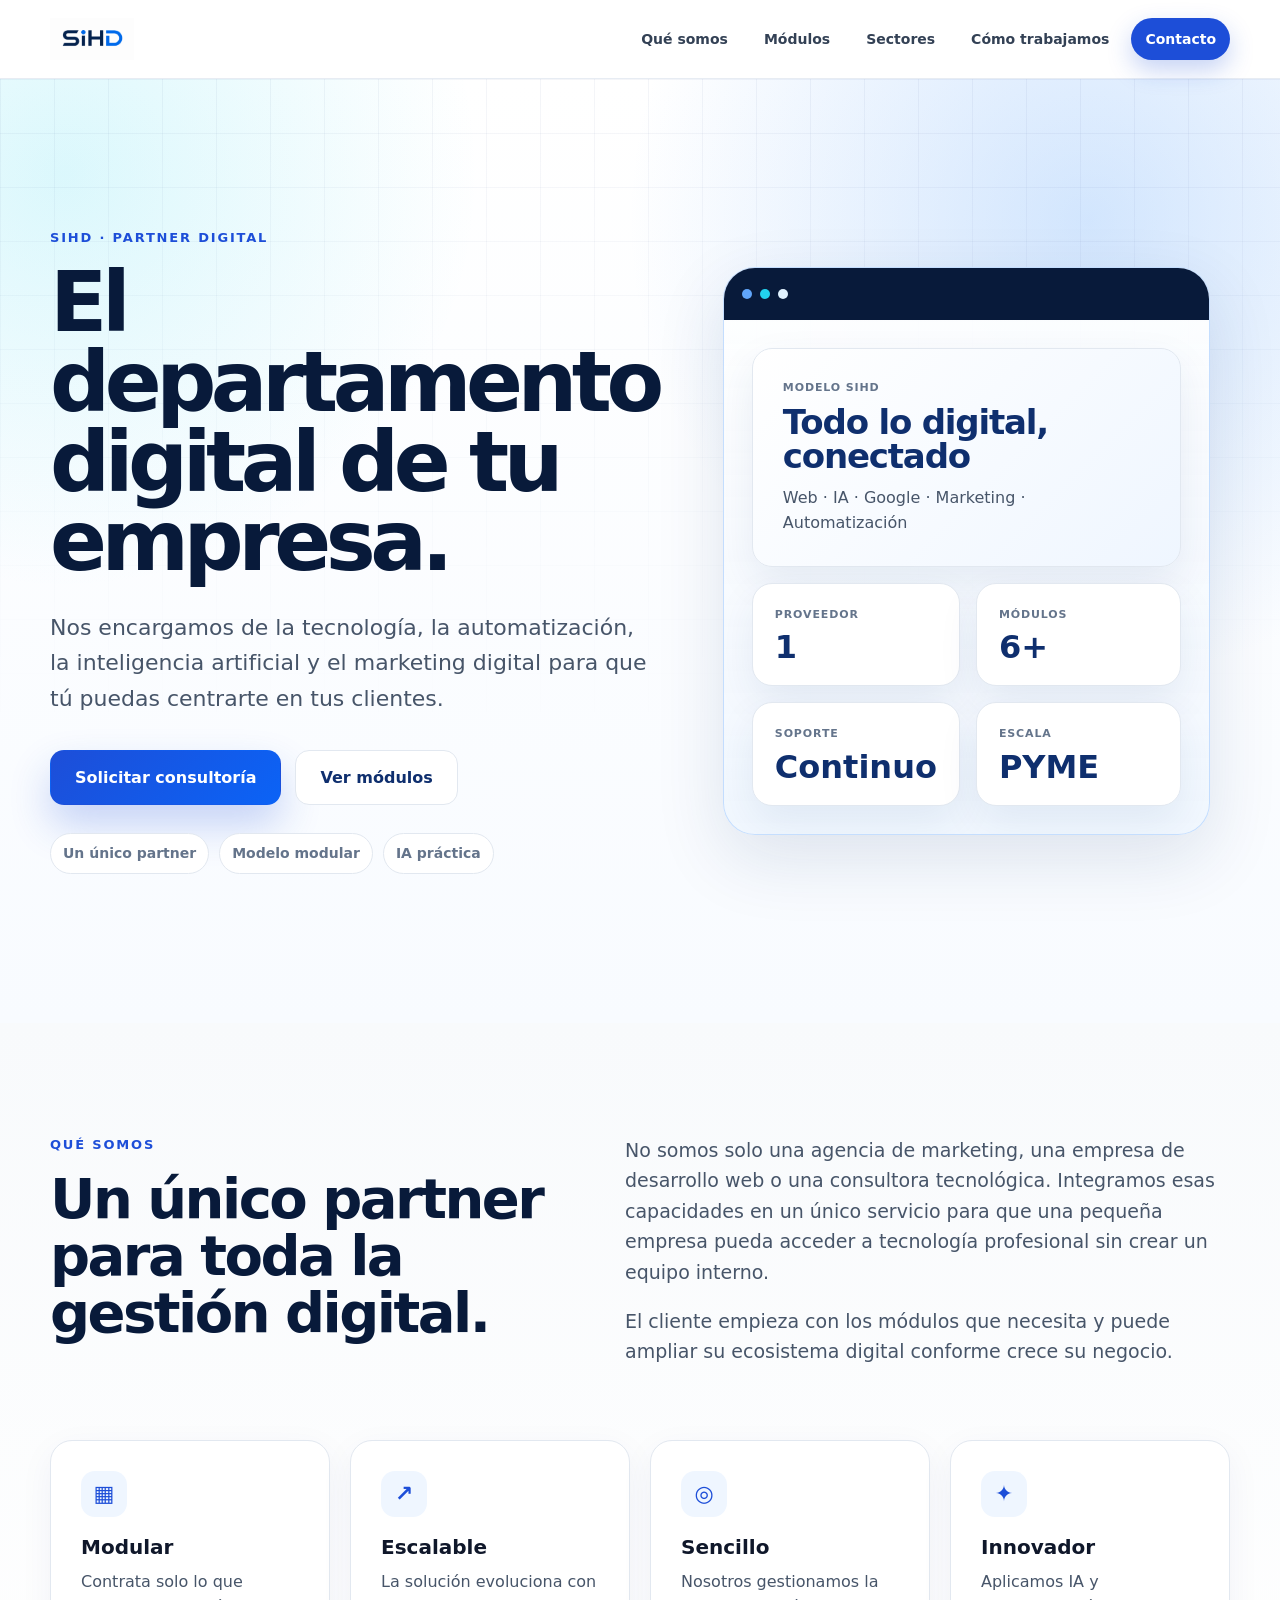
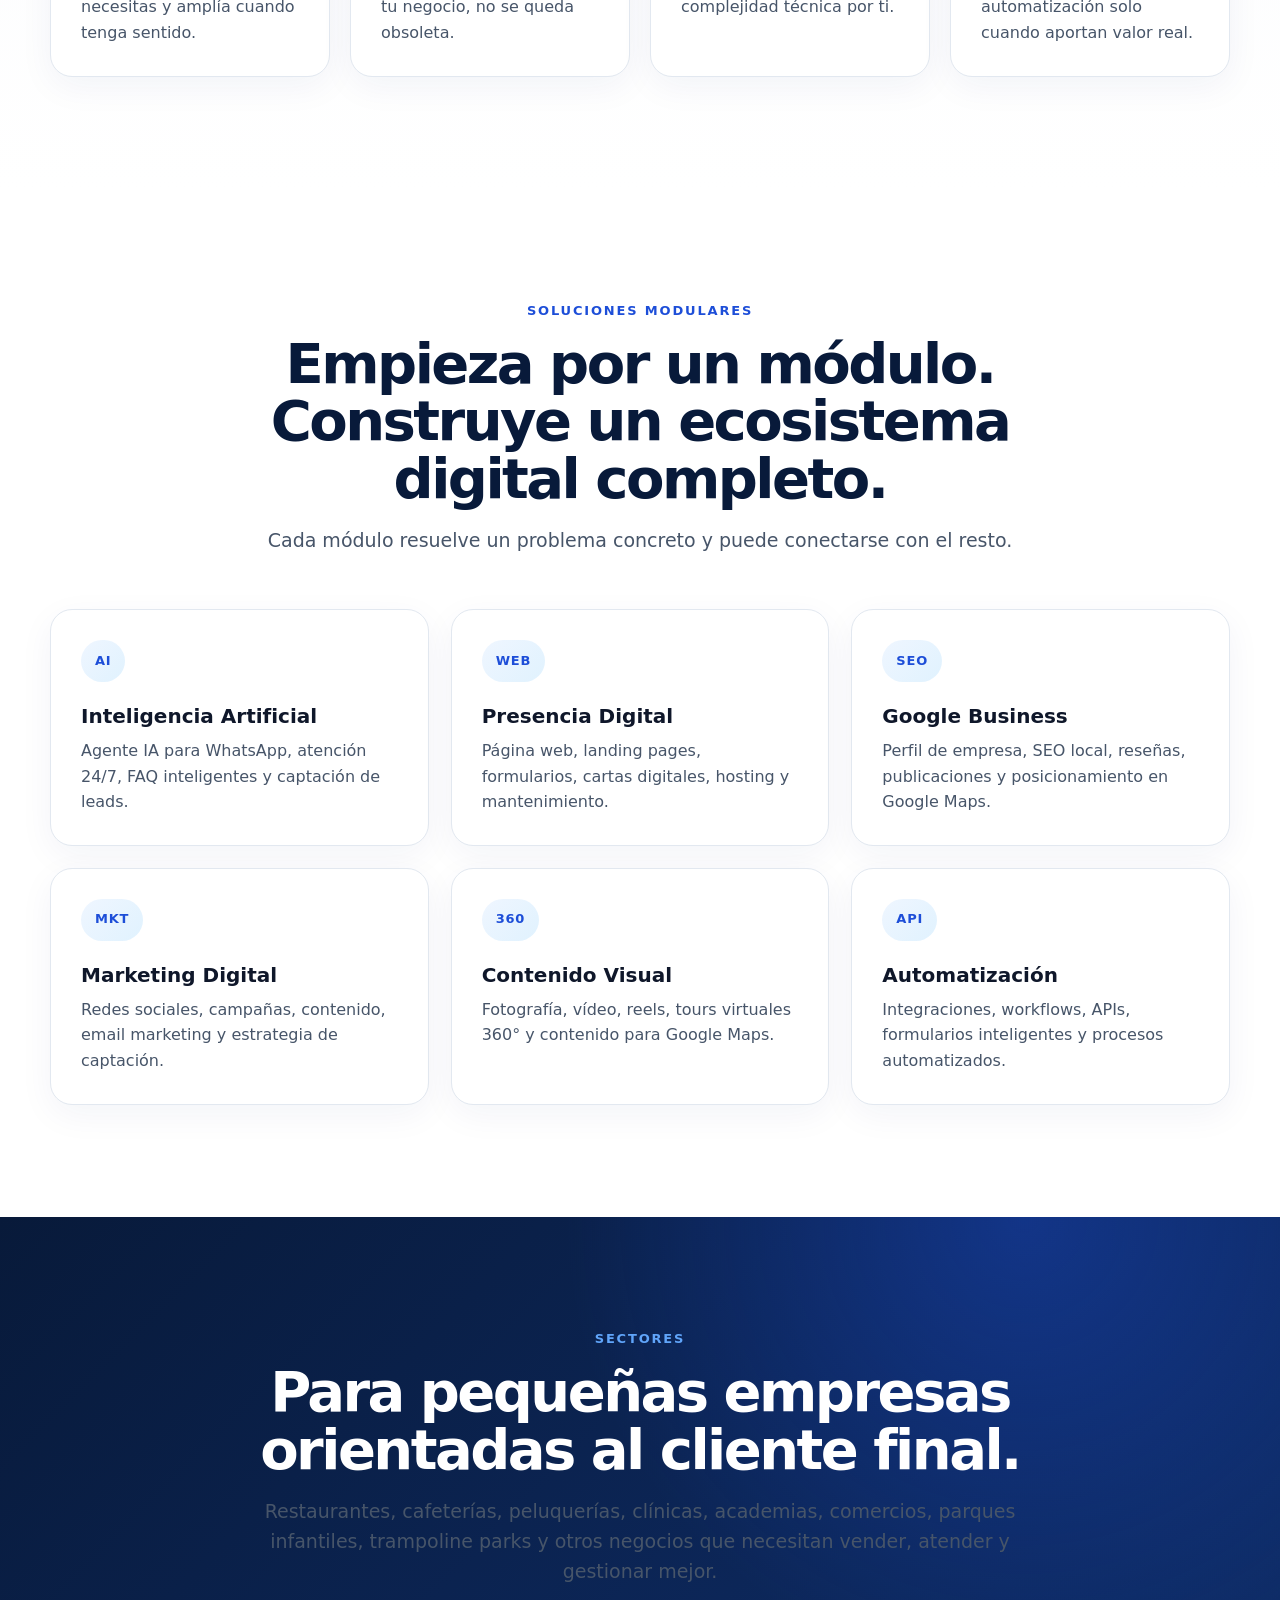
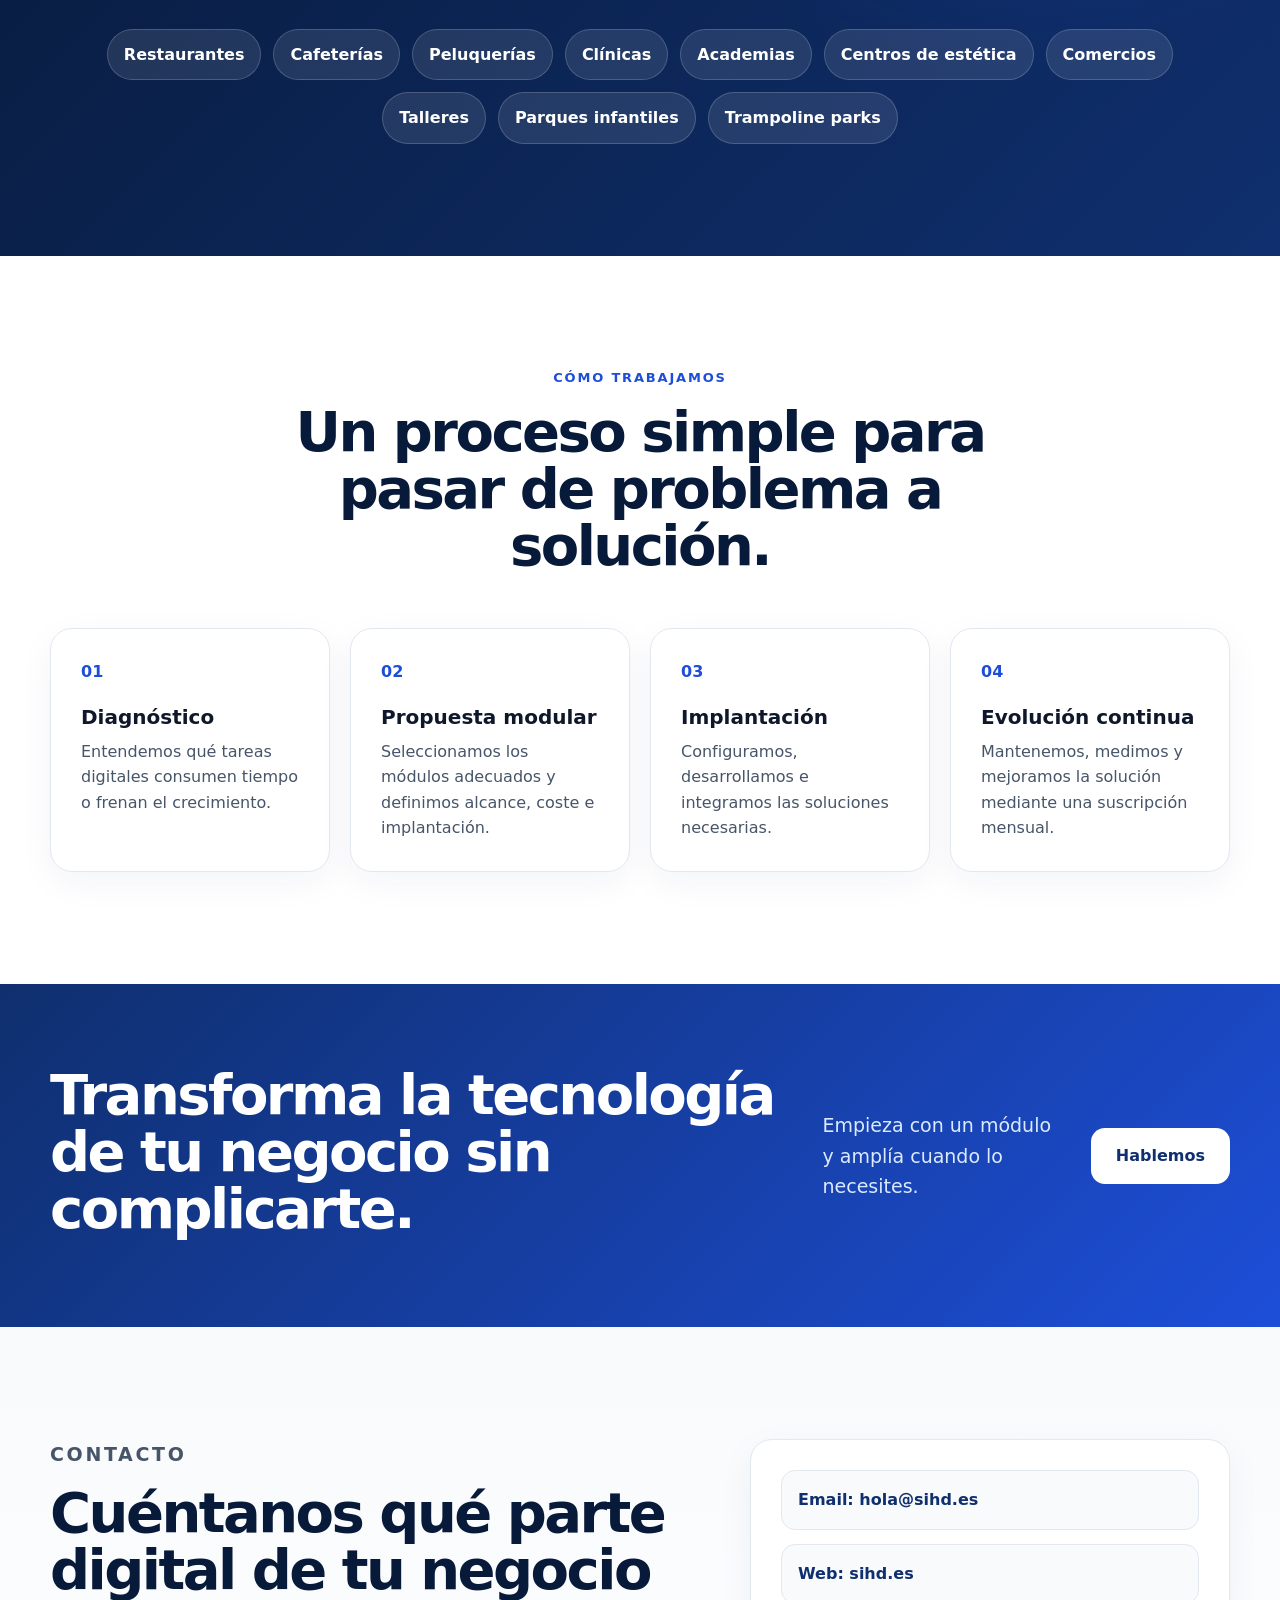
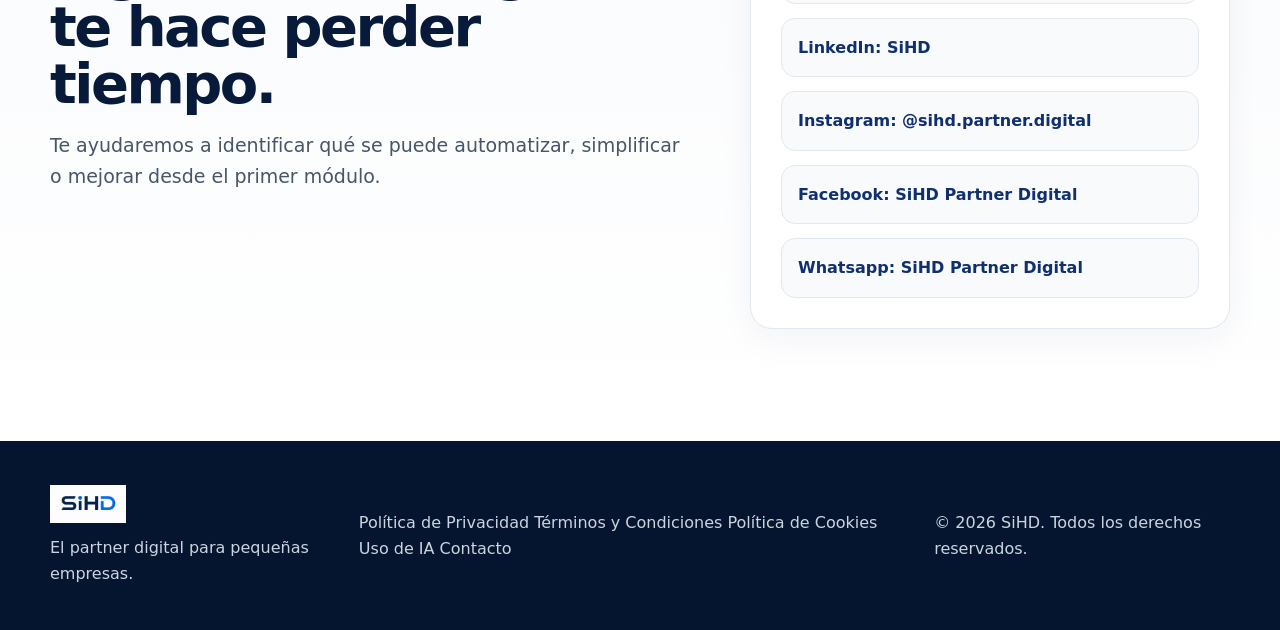
<file: index.html>
<!doctype html>
<html lang="es">
<head>
  <!-- Favicon estándar -->
  <link rel="icon" type="image/png" href="/favicon-96x96.png" sizes="96x96" />
  <link rel="icon" type="image/svg+xml" href="/favicon.svg" />
  <link rel="shortcut icon" href="/favicon.ico" />
  <link rel="apple-touch-icon" sizes="180x180" href="/apple-touch-icon.png" />
  <link rel="manifest" href="/site.webmanifest" />

  <!-- Color de la barra del navegador -->
  <meta name="theme-color" content="#0F2F6E">

  <meta charset="utf-8">
  <meta name="viewport" content="width=device-width, initial-scale=1">
  <title>SiHD — El partner digital para pequeñas empresas</title>
  <meta name="description" content="SiHD es el partner digital para pequeñas empresas. IA, web, Google Business, marketing digital, automatización y tecnología desde un único partner.">
  <meta name="author" content="SiHD">
  <meta name="theme-color" content="#0f2f6e">

  <meta property="og:title" content="SiHD — El partner digital para pequeñas empresas">
  <meta property="og:description" content="Nos convertimos en el departamento digital de tu empresa. Tecnología, IA, automatización y marketing desde un único partner.">
  <meta property="og:type" content="website">
  <meta property="og:url" content="https://sihd.es/">
  <meta property="og:image" content="https://sihd.es/assets/logo.png">

  <link rel="icon" href="assets/logo.png">
  <link rel="stylesheet" href="css/style.css">
</head>
<body>
  <header class="site-header" id="inicio">
    <nav class="nav container" aria-label="Navegación principal">
      <a class="brand" href="#inicio" aria-label="SiHD inicio">
        <img src="assets/logo.png" alt="SiHD" class="brand-logo">
      </a>
      <button class="nav-toggle" type="button" aria-label="Abrir menú" aria-expanded="false">
        <span></span><span></span><span></span>
      </button>
      <div class="nav-menu">
        <a href="#que-es">Qué somos</a>
        <a href="#modulos">Módulos</a>
        <a href="#sectores">Sectores</a>
        <a href="#metodo">Cómo trabajamos</a>
        <a href="#contacto" class="nav-cta">Contacto</a>
      </div>
    </nav>
  </header>

  <main>
    <section class="hero section-pad">
      <div class="container hero-grid">
        <div class="hero-copy reveal">
          <p class="eyebrow">SiHD · Partner digital</p>
          <h1>El departamento digital de tu empresa.</h1>
          <p class="hero-subtitle">Nos encargamos de la tecnología, la automatización, la inteligencia artificial y el marketing digital para que tú puedas centrarte en tus clientes.</p>
          <div class="hero-actions">
            <a class="btn btn-primary" href="#contacto">Solicitar consultoría</a>
            <a class="btn btn-secondary" href="#modulos">Ver módulos</a>
          </div>
          <div class="trust-row" aria-label="Características principales">
            <span>Un único partner</span>
            <span>Modelo modular</span>
            <span>IA práctica</span>
          </div>
        </div>
        <div class="hero-panel reveal" aria-hidden="true">
          <div class="panel-top">
            <span></span><span></span><span></span>
          </div>
          <div class="panel-content">
            <div class="metric-card large">
              <small>Modelo SiHD</small>
              <strong>Todo lo digital, conectado</strong>
              <p>Web · IA · Google · Marketing · Automatización</p>
            </div>
            <div class="mini-grid">
              <div class="metric-card"><small>Proveedor</small><strong>1</strong></div>
              <div class="metric-card"><small>Módulos</small><strong>6+</strong></div>
              <div class="metric-card"><small>Soporte</small><strong>Continuo</strong></div>
              <div class="metric-card"><small>Escala</small><strong>PYME</strong></div>
            </div>
          </div>
        </div>
      </div>
    </section>

    <section class="section-pad soft" id="que-es">
      <div class="container two-col">
        <div class="section-heading reveal">
          <p class="eyebrow">Qué somos</p>
          <h2>Un único partner para toda la gestión digital.</h2>
        </div>
        <div class="text-block reveal">
          <p>No somos solo una agencia de marketing, una empresa de desarrollo web o una consultora tecnológica. Integramos esas capacidades en un único servicio para que una pequeña empresa pueda acceder a tecnología profesional sin crear un equipo interno.</p>
          <p>El cliente empieza con los módulos que necesita y puede ampliar su ecosistema digital conforme crece su negocio.</p>
        </div>
      </div>
      <div class="container value-grid">
        <article class="value-card reveal">
          <span class="icon">▦</span>
          <h3>Modular</h3>
          <p>Contrata solo lo que necesitas y amplía cuando tenga sentido.</p>
        </article>
        <article class="value-card reveal">
          <span class="icon">↗</span>
          <h3>Escalable</h3>
          <p>La solución evoluciona con tu negocio, no se queda obsoleta.</p>
        </article>
        <article class="value-card reveal">
          <span class="icon">◎</span>
          <h3>Sencillo</h3>
          <p>Nosotros gestionamos la complejidad técnica por ti.</p>
        </article>
        <article class="value-card reveal">
          <span class="icon">✦</span>
          <h3>Innovador</h3>
          <p>Aplicamos IA y automatización solo cuando aportan valor real.</p>
        </article>
      </div>
    </section>

    <section class="section-pad" id="modulos">
      <div class="container section-center reveal">
        <p class="eyebrow">Soluciones modulares</p>
        <h2>Empieza por un módulo. Construye un ecosistema digital completo.</h2>
        <p>Cada módulo resuelve un problema concreto y puede conectarse con el resto.</p>
      </div>
      <div class="container module-grid">
        <article class="module-card reveal">
          <div class="module-icon">AI</div>
          <h3>Inteligencia Artificial</h3>
          <p>Agente IA para WhatsApp, atención 24/7, FAQ inteligentes y captación de leads.</p>
        </article>
        <article class="module-card reveal">
          <div class="module-icon">WEB</div>
          <h3>Presencia Digital</h3>
          <p>Página web, landing pages, formularios, cartas digitales, hosting y mantenimiento.</p>
        </article>
        <article class="module-card reveal">
          <div class="module-icon">SEO</div>
          <h3>Google Business</h3>
          <p>Perfil de empresa, SEO local, reseñas, publicaciones y posicionamiento en Google Maps.</p>
        </article>
        <article class="module-card reveal">
          <div class="module-icon">MKT</div>
          <h3>Marketing Digital</h3>
          <p>Redes sociales, campañas, contenido, email marketing y estrategia de captación.</p>
        </article>
        <article class="module-card reveal">
          <div class="module-icon">360</div>
          <h3>Contenido Visual</h3>
          <p>Fotografía, vídeo, reels, tours virtuales 360° y contenido para Google Maps.</p>
        </article>
        <article class="module-card reveal">
          <div class="module-icon">API</div>
          <h3>Automatización</h3>
          <p>Integraciones, workflows, APIs, formularios inteligentes y procesos automatizados.</p>
        </article>
      </div>
    </section>

    <section class="section-pad dark" id="sectores">
      <div class="container section-center reveal">
        <p class="eyebrow light">Sectores</p>
        <h2>Para pequeñas empresas orientadas al cliente final.</h2>
        <p>Restaurantes, cafeterías, peluquerías, clínicas, academias, comercios, parques infantiles, trampoline parks y otros negocios que necesitan vender, atender y gestionar mejor.</p>
      </div>
      <div class="container sectors-grid reveal">
        <span>Restaurantes</span>
        <span>Cafeterías</span>
        <span>Peluquerías</span>
        <span>Clínicas</span>
        <span>Academias</span>
        <span>Centros de estética</span>
        <span>Comercios</span>
        <span>Talleres</span>
        <span>Parques infantiles</span>
        <span>Trampoline parks</span>
      </div>
    </section>

    <section class="section-pad" id="metodo">
      <div class="container section-center reveal">
        <p class="eyebrow">Cómo trabajamos</p>
        <h2>Un proceso simple para pasar de problema a solución.</h2>
      </div>
      <div class="container steps">
        <article class="step reveal">
          <span>01</span>
          <h3>Diagnóstico</h3>
          <p>Entendemos qué tareas digitales consumen tiempo o frenan el crecimiento.</p>
        </article>
        <article class="step reveal">
          <span>02</span>
          <h3>Propuesta modular</h3>
          <p>Seleccionamos los módulos adecuados y definimos alcance, coste e implantación.</p>
        </article>
        <article class="step reveal">
          <span>03</span>
          <h3>Implantación</h3>
          <p>Configuramos, desarrollamos e integramos las soluciones necesarias.</p>
        </article>
        <article class="step reveal">
          <span>04</span>
          <h3>Evolución continua</h3>
          <p>Mantenemos, medimos y mejoramos la solución mediante una suscripción mensual.</p>
        </article>
      </div>
    </section>

    <section class="cta-band">
      <div class="container cta-content reveal">
        <h2>Transforma la tecnología de tu negocio sin complicarte.</h2>
        <p>Empieza con un módulo y amplía cuando lo necesites.</p>
        <a class="btn btn-light" href="#contacto">Hablemos</a>
      </div>
    </section>

    <section class="section-pad soft" id="contacto">
      <div class="container contact-grid">
        <div class="reveal">
          <p class="eyebrow">Contacto</p>
          <h2>Cuéntanos qué parte digital de tu negocio te hace perder tiempo.</h2>
          <p>Te ayudaremos a identificar qué se puede automatizar, simplificar o mejorar desde el primer módulo.</p>
        </div>
        <div class="contact-card reveal">
          <a href="mailto:hola@sihd.es" aria-label="Enviar email a SiHD">
            Email: hola@sihd.es
          </a>
        
          <a href="https://sihd.es" target="_blank" rel="noopener noreferrer" aria-label="Visitar la web de SiHD">
            Web: sihd.es
          </a>
        
          <a href="https://www.linkedin.com/company/sihd" target="_blank" rel="noopener noreferrer" aria-label="Visitar LinkedIn de SiHD">
            LinkedIn: SiHD
          </a>
        
          <a href="https://www.instagram.com/sihd.partner.digital" target="_blank" rel="noopener noreferrer" aria-label="Visitar Instagram de SiHD">
            Instagram: @sihd.partner.digital
          </a>
        
          <a href="https://www.facebook.com/share/196QMf47Vd/?mibextid=wwXIfr" target="_blank" rel="noopener noreferrer" aria-label="Visitar Facebook de SiHD">
            Facebook: SiHD Partner Digital
          </a>
        
          <a href="https://wa.me/34689508309" target="_blank" rel="noopener noreferrer" aria-label="SiHD Partner Digital Whatsapp">
            Whatsapp: SiHD Partner Digital
          </a>
        
        </div>
      </div>
    </section>
  </main>

  <footer class="footer">
    <div class="container footer-inner footer-main">
      <div>
        <img src="assets/logo.png" alt="SiHD" class="footer-logo">
        <p>El partner digital para pequeñas empresas.</p>
      </div>
      <div class="footer-legal-links" aria-label="Enlaces legales">
        <a href="/legal/privacy-policy.html">Política de Privacidad</a>
        <a href="/legal/terms.html">Términos y Condiciones</a>
        <a href="/legal/cookies.html">Política de Cookies</a>
        <a href="/legal/ai-policy.html">Uso de IA</a>
        <a href="mailto:hola@sihd.es">Contacto</a>
      </div>
      <p>© <span id="year"></span> SiHD. Todos los derechos reservados.</p>
    </div>
  </footer>

  <script src="js/main.js"></script>
</body>
</html>
</file>
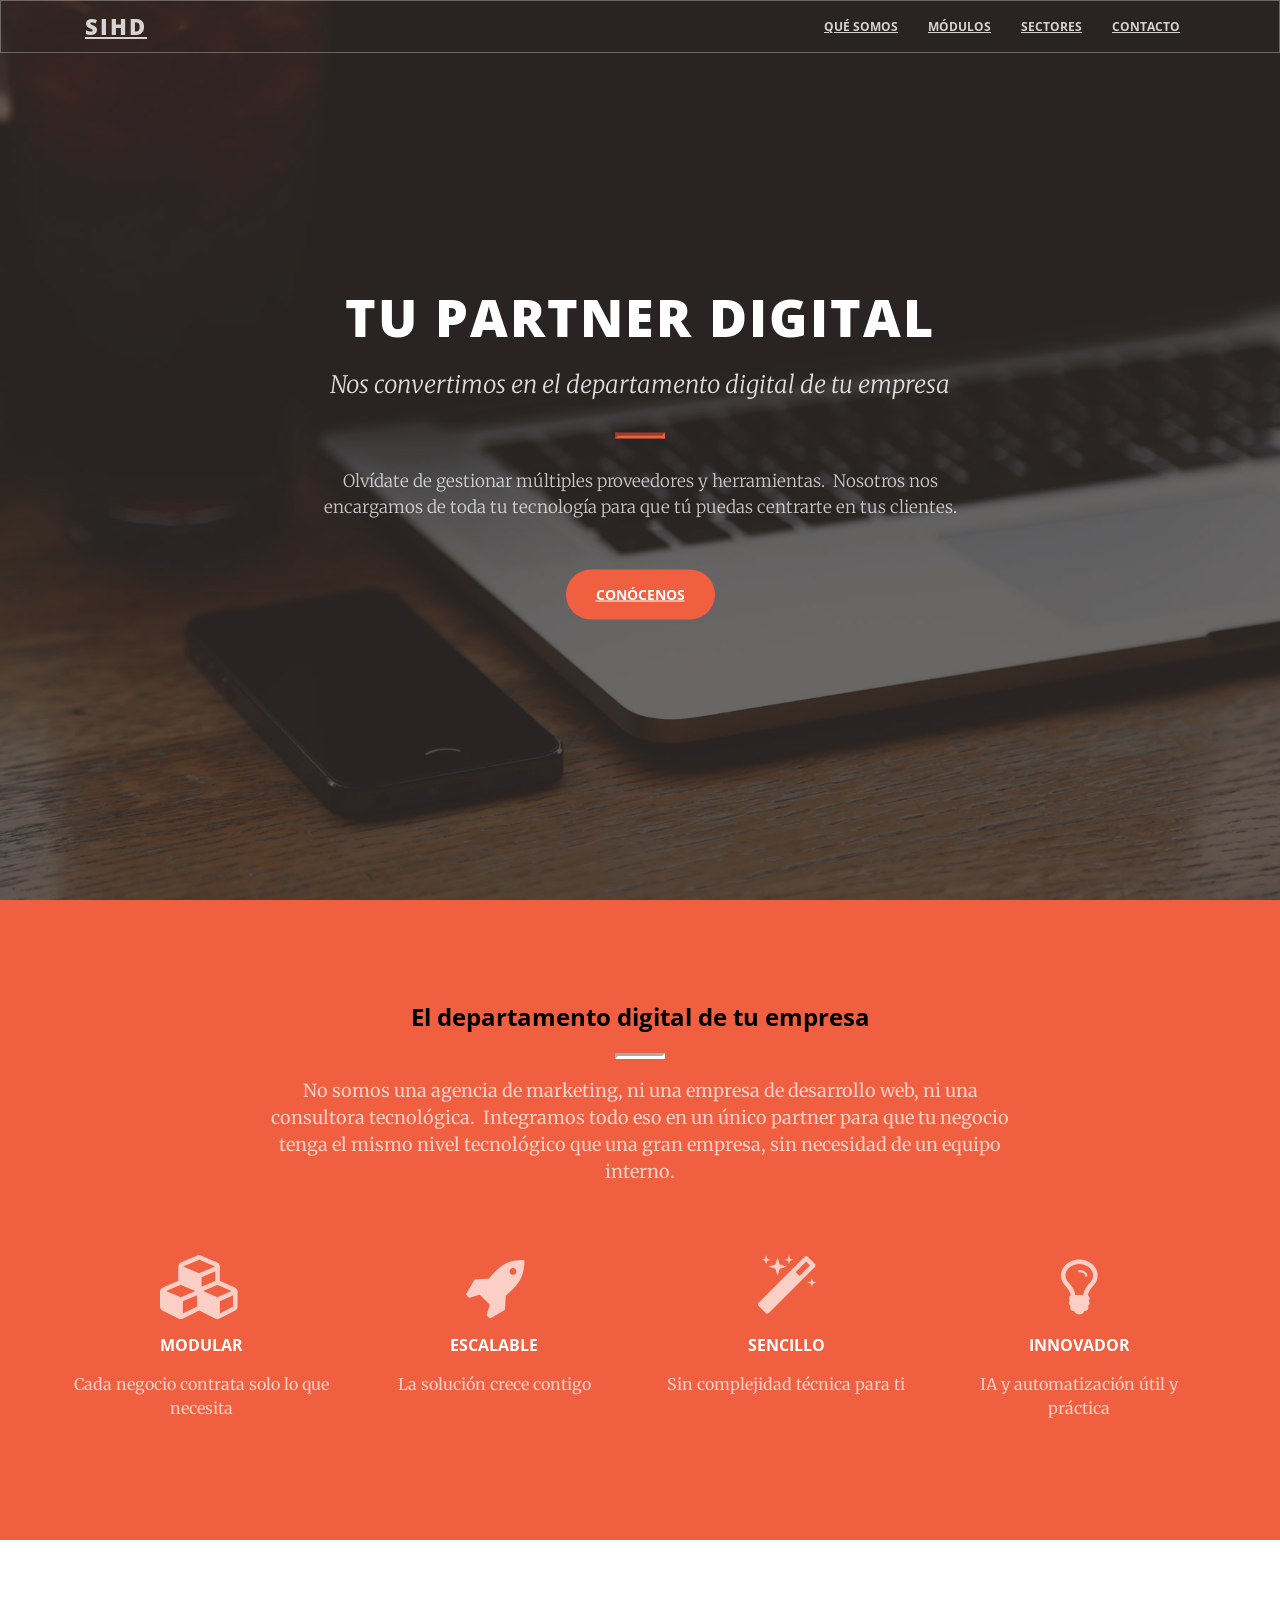
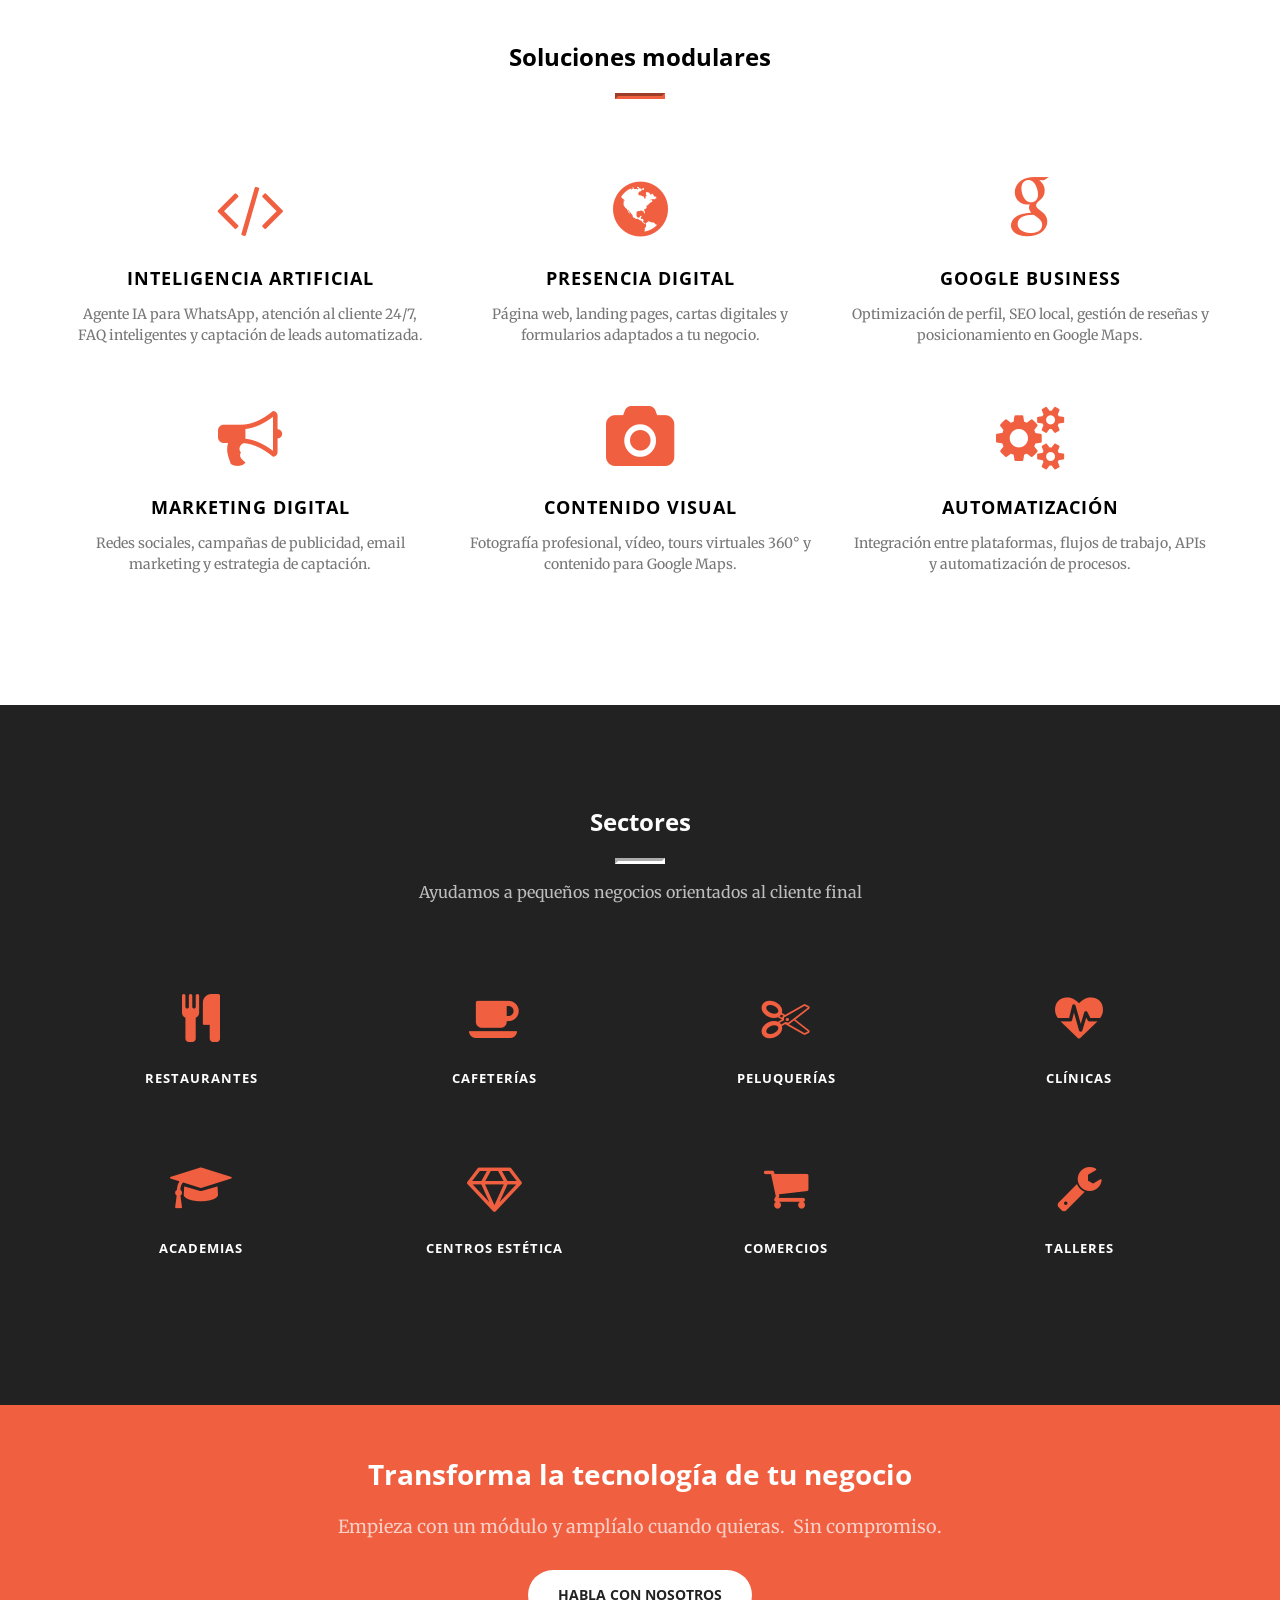
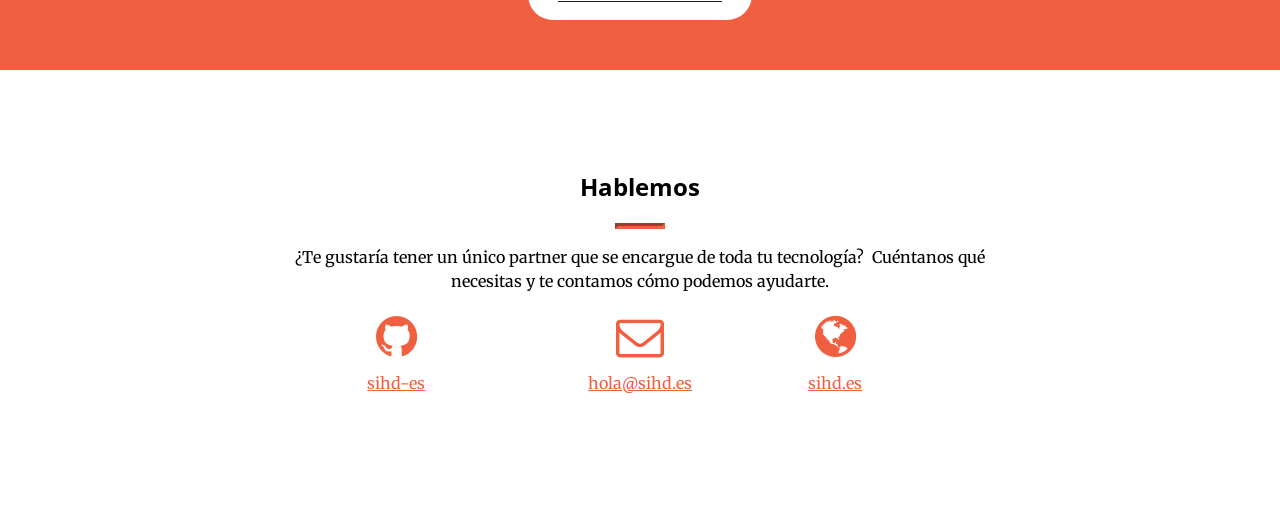
<file: v1.0/index.html>
<!DOCTYPE html>
<html lang="es">
<head>
  <meta charset="utf-8">
  <meta http-equiv="X-UA-Compatible" content="IE=edge">
  <meta name="viewport" content="width=device-width, initial-scale=1">
  <meta name="description" content="SiHD - El partner digital para pequeñas empresas. Transformamos la tecnología de tu negocio para que puedas centrarte en tus clientes.">
  <meta name="author" content="SiHD">
  <title>SiHD &mdash; El partner digital para pequeñas empresas</title>
  <link rel="stylesheet" href="bundled/font-awesome/css/font-awesome.min.css">
  <style>
    @font-face { font-family:'Open Sans'; font-style:normal; font-weight:100 900; font-stretch:100%; src:url('bundled/fonts/opensans-latin.woff2') format('woff2'); }
    @font-face { font-family:'Open Sans'; font-style:italic; font-weight:100 900; font-stretch:100%; src:url('bundled/fonts/opensans-latin-italic.woff2') format('woff2'); }
    @font-face { font-family:'Merriweather'; font-style:normal; font-weight:100 900; font-stretch:100%; src:url('bundled/fonts/merriweather-latin.woff2') format('woff2'); }
    @font-face { font-family:'Merriweather'; font-style:italic; font-weight:100 900; font-stretch:100%; src:url('bundled/fonts/merriweather-latin-italic.woff2') format('woff2'); }

    *, *::before, *::after { box-sizing:border-box; }
    body { margin:0; }

    .container { padding-right:15px; padding-left:15px; margin-right:auto; margin-left:auto; }
    .row { margin-right:-15px; margin-left:-15px; }
    .row::after { content:''; display:table; clear:both; }
    [class^="col-"], [class*=" col-"] { float:left; position:relative; min-height:1px; padding-right:15px; padding-left:15px; }
    .col-xs-6 { width:50%; } .col-xs-12 { width:100%; }
    @media (min-width:768px) { .container { width:750px; } .col-sm-4 { width:33.33333333%; } .col-sm-6 { width:50%; } .col-sm-12 { width:100%; } }
    @media (min-width:992px) { .container { width:970px; } .col-md-3 { width:25%; } .col-md-4 { width:33.33333333%; } .col-md-6 { width:50%; } .col-md-12 { width:100%; } }
    @media (min-width:1200px) { .container { width:1170px; } .col-lg-2 { width:16.66666667%; } .col-lg-3 { width:25%; } .col-lg-4 { width:33.33333333%; } .col-lg-8 { width:66.66666667%; } .col-lg-12 { width:100%; } .col-lg-offset-2 { margin-left:16.66666667%; } }

    .navbar { position:relative; min-height:50px; margin-bottom:20px; border:1px solid transparent; }
    .navbar-fixed-top { position:fixed; top:0; right:0; left:0; z-index:1030; }
    .navbar-header { float:left; }
    .navbar-brand { float:left; height:50px; padding:15px 15px; font-size:18px; line-height:20px; }
    .navbar-toggle { position:relative; float:right; padding:9px 10px; margin-top:8px; margin-right:15px; margin-bottom:8px; background:transparent; background-image:none; border:1px solid transparent; border-radius:4px; }
    .navbar-toggle .icon-bar + .icon-bar { margin-top:4px; }
    .navbar-collapse { padding-right:15px; padding-left:15px; overflow-x:visible; border-top:1px solid transparent; box-shadow:inset 0 1px 0 rgba(255,255,255,.1); }
    .collapse { display:none; }
    .collapse.in { display:block; }
    .nav { padding-left:0; margin-bottom:0; list-style:none; }
    .nav > li { position:relative; display:block; }
    .nav > li > a { position:relative; display:block; padding:10px 15px; }
    .navbar-nav { margin:0 -15px; }
    .navbar-nav > li > a { padding-top:10px; padding-bottom:10px; line-height:20px; }
    .navbar-right { float:right !important; }
    .sr-only { position:absolute; width:1px; height:1px; padding:0; margin:-1px; overflow:hidden; clip:rect(0,0,0,0); border:0; }
    .icon-bar { display:block; width:22px; height:2px; border-radius:1px; background:#888; }
    @media (min-width:768px) { .navbar-collapse.collapse { display:block !important; } .navbar-toggle { display:none; } .navbar-nav { float:left; margin:0; } .navbar-nav > li { float:left; } .navbar-nav > li > a { padding-top:15px; padding-bottom:15px; } .navbar-right { float:right !important; } .navbar-header { width:auto; } }

    .btn { display:inline-block; padding:6px 12px; margin-bottom:0; font-size:14px; font-weight:400; line-height:1.42857143; text-align:center; white-space:nowrap; vertical-align:middle; cursor:pointer; -webkit-user-select:none; -moz-user-select:none; -ms-user-select:none; user-select:none; background-image:none; border:1px solid transparent; border-radius:4px; }
    .btn-default { color:#333; background:#fff; border-color:#ccc; }
    .btn-primary { color:#fff; background:#337ab7; border-color:#2e6da4; }

    .text-center { text-align:center; }
    .text-muted { color:#777; }

    html, body { height: 100%; width: 100%; }
    body { font-family: 'Merriweather', 'Helvetica Neue', Arial, sans-serif; }
    hr { border-color: #F05F40; border-width: 3px; max-width: 50px; }
    hr.light { border-color: white; }
    a { -webkit-transition: all 0.35s; -moz-transition: all 0.35s; transition: all 0.35s; color: #F05F40; }
    a:hover, a:focus { color: #eb3812; text-decoration: none; }
    h1, h2, h3, h4, h5, h6 { font-family: 'Open Sans', 'Helvetica Neue', Arial, sans-serif; }
    p { font-size: 16px; line-height: 1.5; margin-bottom: 20px; }
    .bg-primary { background-color: #F05F40; }
    .bg-dark { background-color: #222; color: white; }
    .text-faded { color: rgba(255,255,255,.7); }
    section { padding: 100px 0; }
    aside { padding: 50px 0; }
    .no-padding { padding: 0; }
    .navbar-default {
      background-color: white;
      border-color: rgba(34,34,34,.5);
      font-family: 'Open Sans', 'Helvetica Neue', Arial, sans-serif;
      -webkit-transition: all 0.35s;
      -moz-transition: all 0.35s;
      transition: all 0.35s;
    }
    .navbar-default .navbar-header .navbar-brand {
      color: #F05F40;
      font-family: 'Open Sans', 'Helvetica Neue', Arial, sans-serif;
      font-weight: 800;
      text-transform: uppercase;
      font-size: 22px;
      letter-spacing: 2px;
    }
    .navbar-default .navbar-header .navbar-brand:hover,
    .navbar-default .navbar-header .navbar-brand:focus { color: #eb3812; }
    .navbar-default .nav > li > a,
    .navbar-default .nav > li > a:focus {
      text-transform: uppercase;
      font-weight: 700;
      font-size: 12px;
      color: #222;
    }
    .navbar-default .nav > li > a:hover { color: #F05F40; }
    .navbar-default .nav > li.active > a,
    .navbar-default .nav > li.active > a:focus {
      color: #F05F40 !important;
      background-color: transparent;
    }
    .navbar-default .nav > li.active > a:hover { background-color: transparent; }
    @media (min-width: 768px) {
      .navbar-default {
        background-color: transparent;
        border-color: rgba(255,255,255,.3);
      }
      .navbar-default .navbar-header .navbar-brand {
        color: rgba(255,255,255,.8);
      }
      .navbar-default .navbar-header .navbar-brand:hover,
      .navbar-default .navbar-header .navbar-brand:focus { color: white; }
      .navbar-default .nav > li > a,
      .navbar-default .nav > li > a:focus {
        color: rgba(255,255,255,.8);
      }
      .navbar-default .nav > li > a:hover { color: white; }
      .navbar-default.navbar-shrink {
        background-color: white;
        border-color: rgba(34,34,34,.5);
      }
      .navbar-default.navbar-shrink .navbar-header .navbar-brand {
        color: #F05F40;
        font-size: 18px;
      }
      .navbar-default.navbar-shrink .navbar-header .navbar-brand:hover,
      .navbar-default.navbar-shrink .navbar-header .navbar-brand:focus { color: #eb3812; }
      .navbar-default.navbar-shrink .nav > li > a,
      .navbar-default.navbar-shrink .nav > li > a:focus { color: #222; }
      .navbar-default.navbar-shrink .nav > li > a:hover { color: #F05F40; }
    }
    header {
      position: relative;
      width: 100%;
      min-height: auto;
      -webkit-background-size: cover;
      -moz-background-size: cover;
      background-size: cover;
      -o-background-size: cover;
      background-position: center;
      background-image: url('assets/header.png');
      text-align: center;
      color: white;
    }
    header::before {
      content: '';
      position: absolute;
      top: 0; left: 0; right: 0; bottom: 0;
      background: rgba(0,0,0,.45);
    }
    header .header-content {
      position: relative;
      text-align: center;
      padding: 100px 15px 100px;
      width: 100%;
      z-index: 1;
    }
    header .header-content .header-content-inner h1 {
      font-weight: 900;
      text-transform: uppercase;
      margin-top: 0;
      margin-bottom: 0;
      font-size: 32px;
      letter-spacing: 2px;
    }
    header .header-content .header-content-inner .sub {
      font-size: 20px;
      font-weight: 300;
      color: rgba(255,255,255,.85);
      margin-top: 15px;
      margin-bottom: 30px;
      font-family: 'Merriweather', serif;
      font-style: italic;
    }
    header .header-content .header-content-inner hr { margin: 30px auto; }
    header .header-content .header-content-inner p {
      font-weight: 300;
      color: rgba(255,255,255,.75);
      font-size: 16px;
      margin-bottom: 50px;
    }
    @media (min-width: 768px) {
      header { min-height: 100%; }
      header .header-content {
        position: absolute;
        top: 50%;
        -webkit-transform: translateY(-50%);
        -ms-transform: translateY(-50%);
        transform: translateY(-50%);
        padding: 0 50px;
      }
      header .header-content .header-content-inner {
        max-width: 800px;
        margin-left: auto;
        margin-right: auto;
      }
      header .header-content .header-content-inner h1 { font-size: 52px; }
      header .header-content .header-content-inner .sub { font-size: 24px; }
      header .header-content .header-content-inner p {
        font-size: 17px;
        max-width: 80%;
        margin-left: auto;
        margin-right: auto;
      }
    }
    .section-heading { margin-top: 0; }
    .modulo-box { padding: 30px 15px; }
    .modulo-box h3 { font-size: 18px; font-weight: 700; text-transform: uppercase; letter-spacing: 1px; margin-top: 15px; margin-bottom: 10px; }
    .modulo-box p { margin-bottom: 0; font-size: 14px; }
    .modulo-box .fa { width: 1.28571429em; text-align: center; margin-bottom: 10px; }
    .portfolio-box {
      position: relative;
      display: block;
      max-width: 400px;
      margin: 0 auto;
    }
    .portfolio-box .portfolio-box-caption {
      color: white;
      opacity: 0;
      display: block;
      background: rgba(240,95,64,.9);
      position: absolute;
      bottom: 0;
      text-align: center;
      width: 100%;
      height: 100%;
      -webkit-transition: all 0.35s;
      -moz-transition: all 0.35s;
      transition: all 0.35s;
    }
    .portfolio-box .portfolio-box-caption .portfolio-box-caption-content {
      width: 100%;
      text-align: center;
      position: absolute;
      top: 50%;
      transform: translateY(-50%);
    }
    .portfolio-box .portfolio-box-caption .portfolio-box-caption-content .project-category,
    .portfolio-box .portfolio-box-caption .portfolio-box-caption-content .project-name {
      font-family: 'Open Sans', 'Helvetica Neue', Arial, sans-serif;
      padding: 0 15px;
    }
    .portfolio-box .portfolio-box-caption .portfolio-box-caption-content .project-category {
      text-transform: uppercase;
      font-weight: 600;
      font-size: 13px;
    }
    .portfolio-box .portfolio-box-caption .portfolio-box-caption-content .project-name { font-size: 16px; }
    .portfolio-box:hover .portfolio-box-caption { opacity: 1; }
    @media (min-width: 768px) {
      .portfolio-box .portfolio-box-caption .portfolio-box-caption-content .project-category { font-size: 15px; }
      .portfolio-box .portfolio-box-caption .portfolio-box-caption-content .project-name { font-size: 20px; }
    }
    .call-to-action h2 { margin: 0 auto 20px; font-size: 28px; }
    .text-primary { color: #F05F40; }
    .no-gutter > [class*='col-'] { padding-right: 0; padding-left: 0; }
    .btn-default {
      color: #222; background-color: white; border-color: white;
      -webkit-transition: all 0.35s; -moz-transition: all 0.35s; transition: all 0.35s;
    }
    .btn-default:hover, .btn-default:focus, .btn-default.focus,
    .btn-default:active, .btn-default.active {
      color: #222; background-color: #f2f2f2; border-color: #e6e6e6;
    }
    .btn-primary {
      color: white; background-color: #F05F40; border-color: #F05F40;
      -webkit-transition: all 0.35s; -moz-transition: all 0.35s; transition: all 0.35s;
    }
    .btn-primary:hover, .btn-primary:focus, .btn-primary.focus,
    .btn-primary:active, .btn-primary.active {
      color: white; background-color: #ee4b28; border-color: #ed431f;
    }
    .btn-outline {
      color: white;
      background: transparent;
      border: 2px solid white;
      -webkit-transition: all 0.35s;
      -moz-transition: all 0.35s;
      transition: all 0.35s;
    }
    .btn-outline:hover, .btn-outline:focus {
      color: #222;
      background: white;
      border-color: white;
    }
    .btn {
      font-family: 'Open Sans', 'Helvetica Neue', Arial, sans-serif;
      border: none; border-radius: 300px; font-weight: 700; text-transform: uppercase;
    }
    .btn-xl { padding: 15px 30px; }
    #contact .fa { color: #222; font-size: 3em; }
    #contact a:hover { text-decoration: none; }
    ::-moz-selection { color: white; text-shadow: none; background: #F05F40; }
    ::selection { color: white; text-shadow: none; background: #F05F40; }
    body { -webkit-tap-highlight-color: #222; }
    .sector-icon { font-size: 3em; color: #F05F40; margin-bottom: 10px; }
    .sector-box { padding: 30px 15px; }
    .sector-box h4 { font-weight: 700; text-transform: uppercase; font-size: 13px; letter-spacing: 1px; }

    @keyframes bounceIn {
      from, 20%, 40%, 60%, 80%, to { animation-timing-function: cubic-bezier(0.215, 0.610, 0.355, 1.000); }
      0% { opacity: 0; transform: scale3d(.3, .3, .3); }
      20% { transform: scale3d(1.1, 1.1, 1.1); }
      40% { transform: scale3d(.9, .9, .9); }
      60% { opacity: 1; transform: scale3d(1.03, 1.03, 1.03); }
      80% { transform: scale3d(.97, .97, .97); }
      to { opacity: 1; transform: scale3d(1, 1, 1); }
    }
    .wow { visibility: hidden; }
    .wow.animated { visibility: visible; }
    .bounceIn { animation-duration: 1s; animation-fill-mode: both; animation-name: bounceIn; }
  </style>
</head>
<body id="page-top">
  <nav id="mainNav" class="navbar navbar-default navbar-fixed-top">
    <div class="container">
      <div class="navbar-header">
        <button type="button" class="navbar-toggle collapsed" data-toggle="collapse" data-target="#navbar-collapse" aria-expanded="false" id="nav-toggle">
          <span class="sr-only">Men&uacute;</span>
          <span class="icon-bar"></span>
          <span class="icon-bar"></span>
          <span class="icon-bar"></span>
        </button>
        <a class="navbar-brand" href="#page-top">SiHD</a>
      </div>
      <div class="collapse navbar-collapse" id="navbar-collapse">
        <ul class="nav navbar-nav navbar-right">
          <li><a href="#que-es">Qu&eacute; somos</a></li>
          <li><a href="#modulos">M&oacute;dulos</a></li>
          <li><a href="#sectores">Sectores</a></li>
          <li><a href="#contacto">Contacto</a></li>
        </ul>
      </div>
    </div>
  </nav>

  <header>
    <div class="header-content">
      <div class="header-content-inner">
        <h1>Tu partner digital</h1>
        <p class="sub">Nos convertimos en el departamento digital de tu empresa</p>
        <hr>
        <p>Olv&iacute;date de gestionar m&uacute;ltiples proveedores y herramientas.&nbsp; Nosotros nos encargamos de toda tu tecnolog&iacute;a para que t&uacute; puedas centrarte en tus clientes.</p>
        <a href="#que-es" class="btn btn-primary btn-xl">Con&oacute;cenos</a>
      </div>
    </div>
  </header>

  <section class="bg-primary" id="que-es">
    <div class="container">
      <div class="row">
        <div class="col-lg-8 col-lg-offset-2 text-center">
          <h2 class="section-heading">El departamento digital de tu empresa</h2>
          <hr class="light">
          <p class="text-faded" style="font-size:18px;">No somos una agencia de marketing, ni una empresa de desarrollo web, ni una consultora tecnol&oacute;gica.&nbsp; Integramos todo eso en un &uacute;nico partner para que tu negocio tenga el mismo nivel tecnol&oacute;gico que una gran empresa, sin necesidad de un equipo interno.</p>
        </div>
      </div>
      <div class="row" style="margin-top:50px;">
        <div class="col-md-3 col-sm-6 text-center">
          <div class="wow" data-wow-delay="0s">
            <i class="fa fa-4x fa-cubes text-faded"></i>
            <h3 style="color:white;font-weight:700;font-size:16px;text-transform:uppercase;margin-top:15px;">Modular</h3>
            <p class="text-faded">Cada negocio contrata solo lo que necesita</p>
          </div>
        </div>
        <div class="col-md-3 col-sm-6 text-center">
          <div class="wow" data-wow-delay=".1s">
            <i class="fa fa-4x fa-rocket text-faded"></i>
            <h3 style="color:white;font-weight:700;font-size:16px;text-transform:uppercase;margin-top:15px;">Escalable</h3>
            <p class="text-faded">La soluci&oacute;n crece contigo</p>
          </div>
        </div>
        <div class="col-md-3 col-sm-6 text-center">
          <div class="wow" data-wow-delay=".2s">
            <i class="fa fa-4x fa-magic text-faded"></i>
            <h3 style="color:white;font-weight:700;font-size:16px;text-transform:uppercase;margin-top:15px;">Sencillo</h3>
            <p class="text-faded">Sin complejidad t&eacute;cnica para ti</p>
          </div>
        </div>
        <div class="col-md-3 col-sm-6 text-center">
          <div class="wow" data-wow-delay=".3s">
            <i class="fa fa-4x fa-lightbulb-o text-faded"></i>
            <h3 style="color:white;font-weight:700;font-size:16px;text-transform:uppercase;margin-top:15px;">Innovador</h3>
            <p class="text-faded">IA y automatizaci&oacute;n &uacute;til y pr&aacute;ctica</p>
          </div>
        </div>
      </div>
    </div>
  </section>

  <section id="modulos">
    <div class="container">
      <div class="row">
        <div class="col-lg-12 text-center">
          <h2 class="section-heading">Soluciones modulares</h2>
          <hr class="primary">
        </div>
      </div>
      <div class="row" style="margin-top:40px;">
        <div class="col-md-4 col-sm-6 text-center modulo-box wow" data-wow-delay="0s">
          <i class="fa fa-4x fa-code text-primary"></i>
          <h3>Inteligencia Artificial</h3>
          <p class="text-muted">Agente IA para WhatsApp, atenci&oacute;n al cliente 24/7, FAQ inteligentes y captaci&oacute;n de leads automatizada.</p>
        </div>
        <div class="col-md-4 col-sm-6 text-center modulo-box wow" data-wow-delay=".1s">
          <i class="fa fa-4x fa-globe text-primary"></i>
          <h3>Presencia Digital</h3>
          <p class="text-muted">P&aacute;gina web, landing pages, cartas digitales y formularios adaptados a tu negocio.</p>
        </div>
        <div class="col-md-4 col-sm-6 text-center modulo-box wow" data-wow-delay=".2s">
          <i class="fa fa-4x fa-google text-primary"></i>
          <h3>Google Business</h3>
          <p class="text-muted">Optimizaci&oacute;n de perfil, SEO local, gesti&oacute;n de rese&ntilde;as y posicionamiento en Google Maps.</p>
        </div>
        <div class="col-md-4 col-sm-6 text-center modulo-box wow" data-wow-delay=".3s">
          <i class="fa fa-4x fa-bullhorn text-primary"></i>
          <h3>Marketing Digital</h3>
          <p class="text-muted">Redes sociales, campa&ntilde;as de publicidad, email marketing y estrategia de captaci&oacute;n.</p>
        </div>
        <div class="col-md-4 col-sm-6 text-center modulo-box wow" data-wow-delay=".4s">
          <i class="fa fa-4x fa-camera text-primary"></i>
          <h3>Contenido Visual</h3>
          <p class="text-muted">Fotograf&iacute;a profesional, v&iacute;deo, tours virtuales 360&deg; y contenido para Google Maps.</p>
        </div>
        <div class="col-md-4 col-sm-6 text-center modulo-box wow" data-wow-delay=".5s">
          <i class="fa fa-4x fa-cogs text-primary"></i>
          <h3>Automatizaci&oacute;n</h3>
          <p class="text-muted">Integraci&oacute;n entre plataformas, flujos de trabajo, APIs y automatizaci&oacute;n de procesos.</p>
        </div>
      </div>
    </div>
  </section>

  <section class="bg-dark" id="sectores">
    <div class="container">
      <div class="row">
        <div class="col-lg-12 text-center">
          <h2 class="section-heading">Sectores</h2>
          <hr class="light">
          <p class="text-faded">Ayudamos a peque&ntilde;os negocios orientados al cliente final</p>
        </div>
      </div>
      <div class="row" style="margin-top:40px;">
        <div class="col-md-3 col-sm-4 col-xs-6 text-center sector-box wow" data-wow-delay="0s">
          <i class="fa fa-cutlery sector-icon"></i>
          <h4>Restaurantes</h4>
        </div>
        <div class="col-md-3 col-sm-4 col-xs-6 text-center sector-box wow" data-wow-delay=".1s">
          <i class="fa fa-coffee sector-icon"></i>
          <h4>Cafeter&iacute;as</h4>
        </div>
        <div class="col-md-3 col-sm-4 col-xs-6 text-center sector-box wow" data-wow-delay=".2s">
          <i class="fa fa-scissors sector-icon"></i>
          <h4>Peluquer&iacute;as</h4>
        </div>
        <div class="col-md-3 col-sm-4 col-xs-6 text-center sector-box wow" data-wow-delay=".3s">
          <i class="fa fa-heartbeat sector-icon"></i>
          <h4>Cl&iacute;nicas</h4>
        </div>
        <div class="col-md-3 col-sm-4 col-xs-6 text-center sector-box wow" data-wow-delay=".4s">
          <i class="fa fa-graduation-cap sector-icon"></i>
          <h4>Academias</h4>
        </div>
        <div class="col-md-3 col-sm-4 col-xs-6 text-center sector-box wow" data-wow-delay=".5s">
          <i class="fa fa-diamond sector-icon"></i>
          <h4>Centros est&eacute;tica</h4>
        </div>
        <div class="col-md-3 col-sm-4 col-xs-6 text-center sector-box wow" data-wow-delay=".6s">
          <i class="fa fa-shopping-cart sector-icon"></i>
          <h4>Comercios</h4>
        </div>
        <div class="col-md-3 col-sm-4 col-xs-6 text-center sector-box wow" data-wow-delay=".7s">
          <i class="fa fa-wrench sector-icon"></i>
          <h4>Talleres</h4>
        </div>
      </div>
    </div>
  </section>

  <aside class="bg-primary">
    <div class="container text-center">
      <div class="call-to-action">
        <h2 style="color:white;">Transforma la tecnolog&iacute;a de tu negocio</h2>
        <p class="text-faded" style="font-size:18px;margin-bottom:30px;">Empieza con un m&oacute;dulo y ampl&iacute;alo cuando quieras.&nbsp; Sin compromiso.</p>
        <a href="#contacto" class="btn btn-default btn-xl">Habla con nosotros</a>
      </div>
    </div>
  </aside>

  <section id="contacto">
    <div class="container">
      <div class="row">
        <div class="col-lg-8 col-lg-offset-2 text-center">
          <h2 class="section-heading">Hablemos</h2>
          <hr class="primary">
          <p>&iquest;Te gustar&iacute;a tener un &uacute;nico partner que se encargue de toda tu tecnolog&iacute;a?&nbsp; Cu&eacute;ntanos qu&eacute; necesitas y te contamos c&oacute;mo podemos ayudarte.</p>
        </div>
        <div class="col-lg-3 col-lg-offset-2 text-center">
          <a href="https://github.com/sihd-es">
            <i class="fa fa-github fa-3x wow bounceIn" data-wow-delay=".1s"></i>
            <p style="margin-top:10px;">sihd-es</p>
          </a>
        </div>
        <div class="col-lg-2 text-center">
          <a href="mailto:hola@sihd.es">
            <i class="fa fa-envelope-o fa-3x wow bounceIn" data-wow-delay=".1s"></i>
            <p style="margin-top:10px;">hola@sihd.es</p>
          </a>
        </div>
        <div class="col-lg-2 text-center">
          <a href="https://sihd.es">
            <i class="fa fa-globe fa-3x wow bounceIn" data-wow-delay=".1s"></i>
            <p style="margin-top:10px;">sihd.es</p>
          </a>
        </div>
      </div>
    </div>
  </section>

  <script>
    (function() {
      var nav = document.getElementById('mainNav');
      var toggle = document.getElementById('nav-toggle');
      var collapse = document.getElementById('navbar-collapse');
      var sections = document.querySelectorAll('section, header');
      var navLinks = document.querySelectorAll('.navbar-nav a');
      var wowEls = document.querySelectorAll('.wow');

      toggle.addEventListener('click', function() {
        collapse.classList.toggle('in');
        toggle.classList.toggle('collapsed');
        toggle.setAttribute('aria-expanded', collapse.classList.contains('in'));
      });

      navLinks.forEach(function(link) {
        link.addEventListener('click', function(e) {
          collapse.classList.remove('in');
          toggle.classList.add('collapsed');
          toggle.setAttribute('aria-expanded', 'false');
          var target = document.querySelector(this.getAttribute('href'));
          if (target) {
            e.preventDefault();
            target.scrollIntoView({ behavior: 'smooth', block: 'start' });
            window.scrollBy(0, -50);
          }
        });
      });

      observer = new IntersectionObserver(function(entries) {
        entries.forEach(function(entry) {
          if (entry.target.id === 'page-top' || entry.target.tagName === 'HEADER') {
            nav.classList.toggle('navbar-shrink', !entry.isIntersecting);
          }
          var id = entry.target.id;
          navLinks.forEach(function(link) {
            link.parentElement.classList.toggle('active', link.getAttribute('href') === '#' + id && entry.isIntersecting);
          });
        });
      }, { rootMargin: '-51px 0px 0px 0px' });

      sections.forEach(function(s) { observer.observe(s); });

      var wowObserver = new IntersectionObserver(function(entries) {
        entries.forEach(function(entry) {
          if (entry.isIntersecting) {
            var delay = entry.target.getAttribute('data-wow-delay') || '0s';
            entry.target.style.animationDelay = delay;
            entry.target.classList.add('animated', 'bounceIn');
            wowObserver.unobserve(entry.target);
          }
        });
      }, { threshold: 0.3 });

      wowEls.forEach(function(el) { wowObserver.observe(el); });
    })();
  </script>
</body>
</html>
</file>
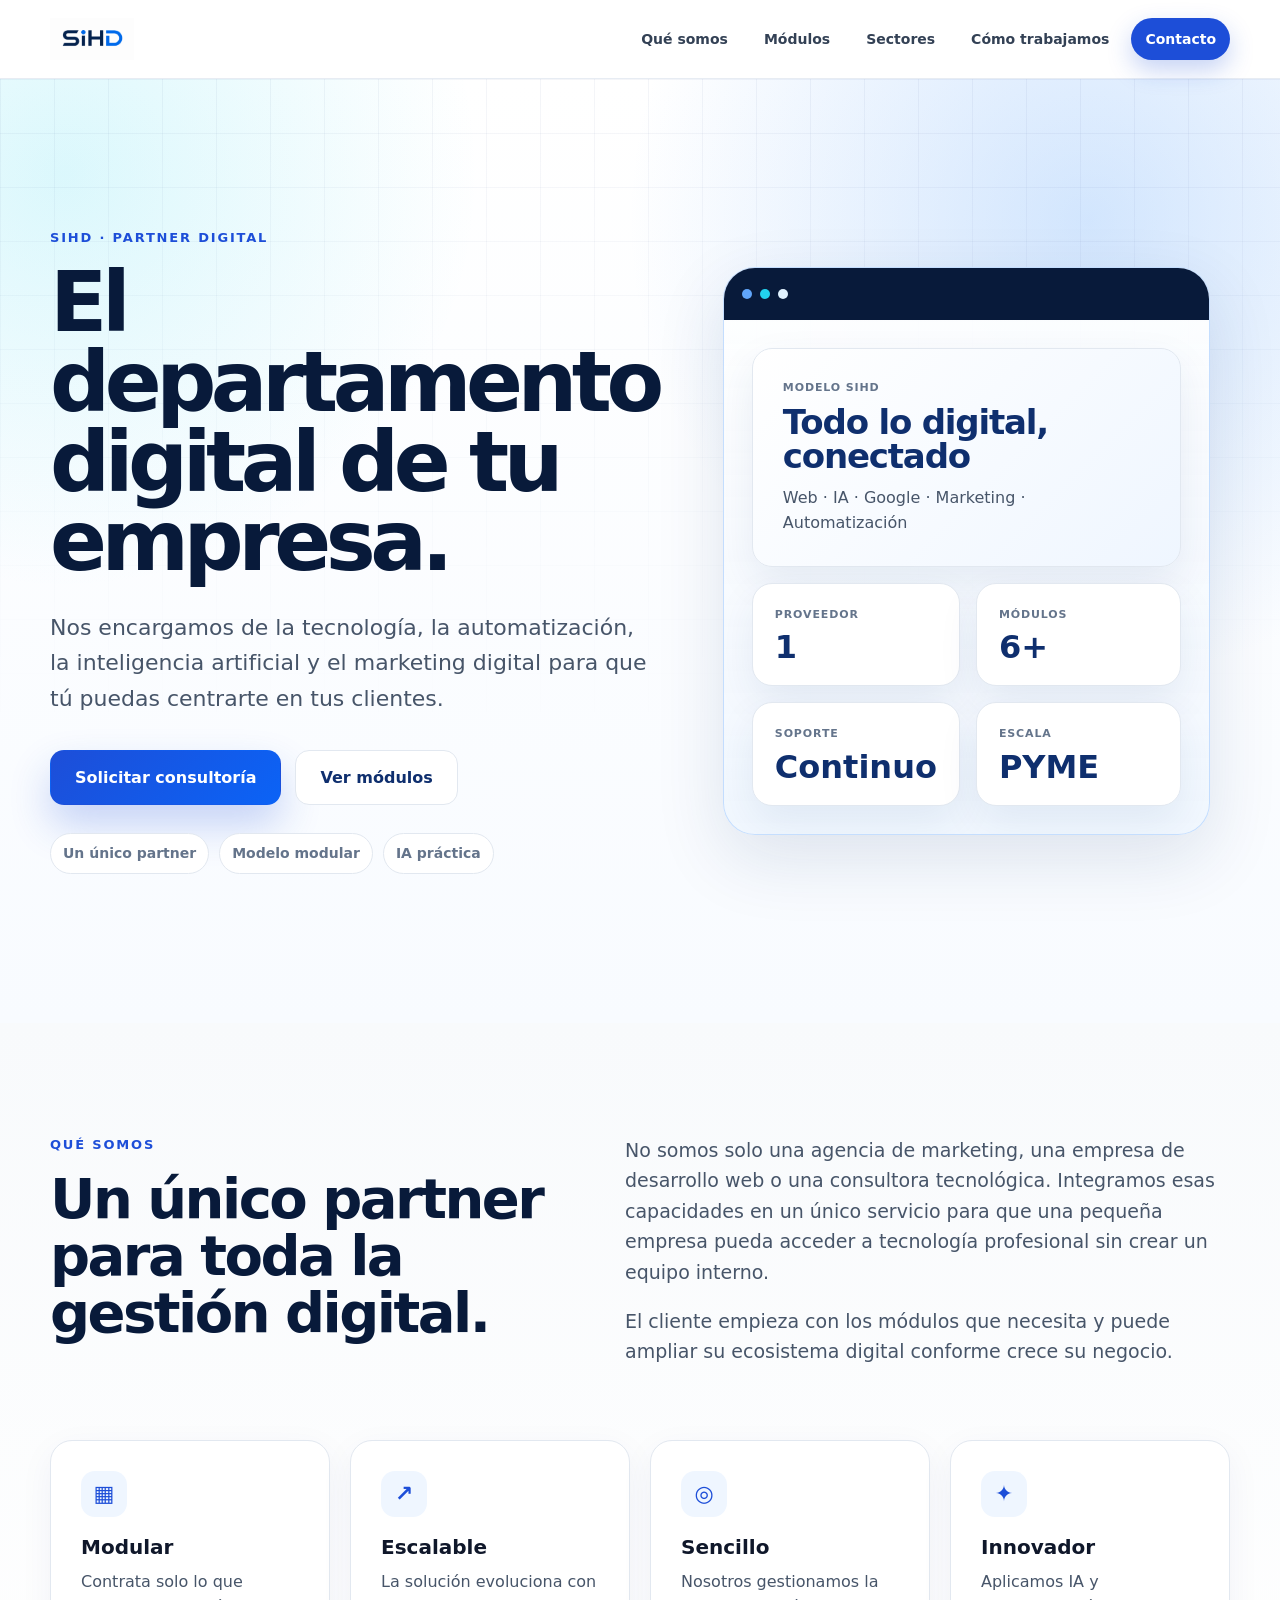
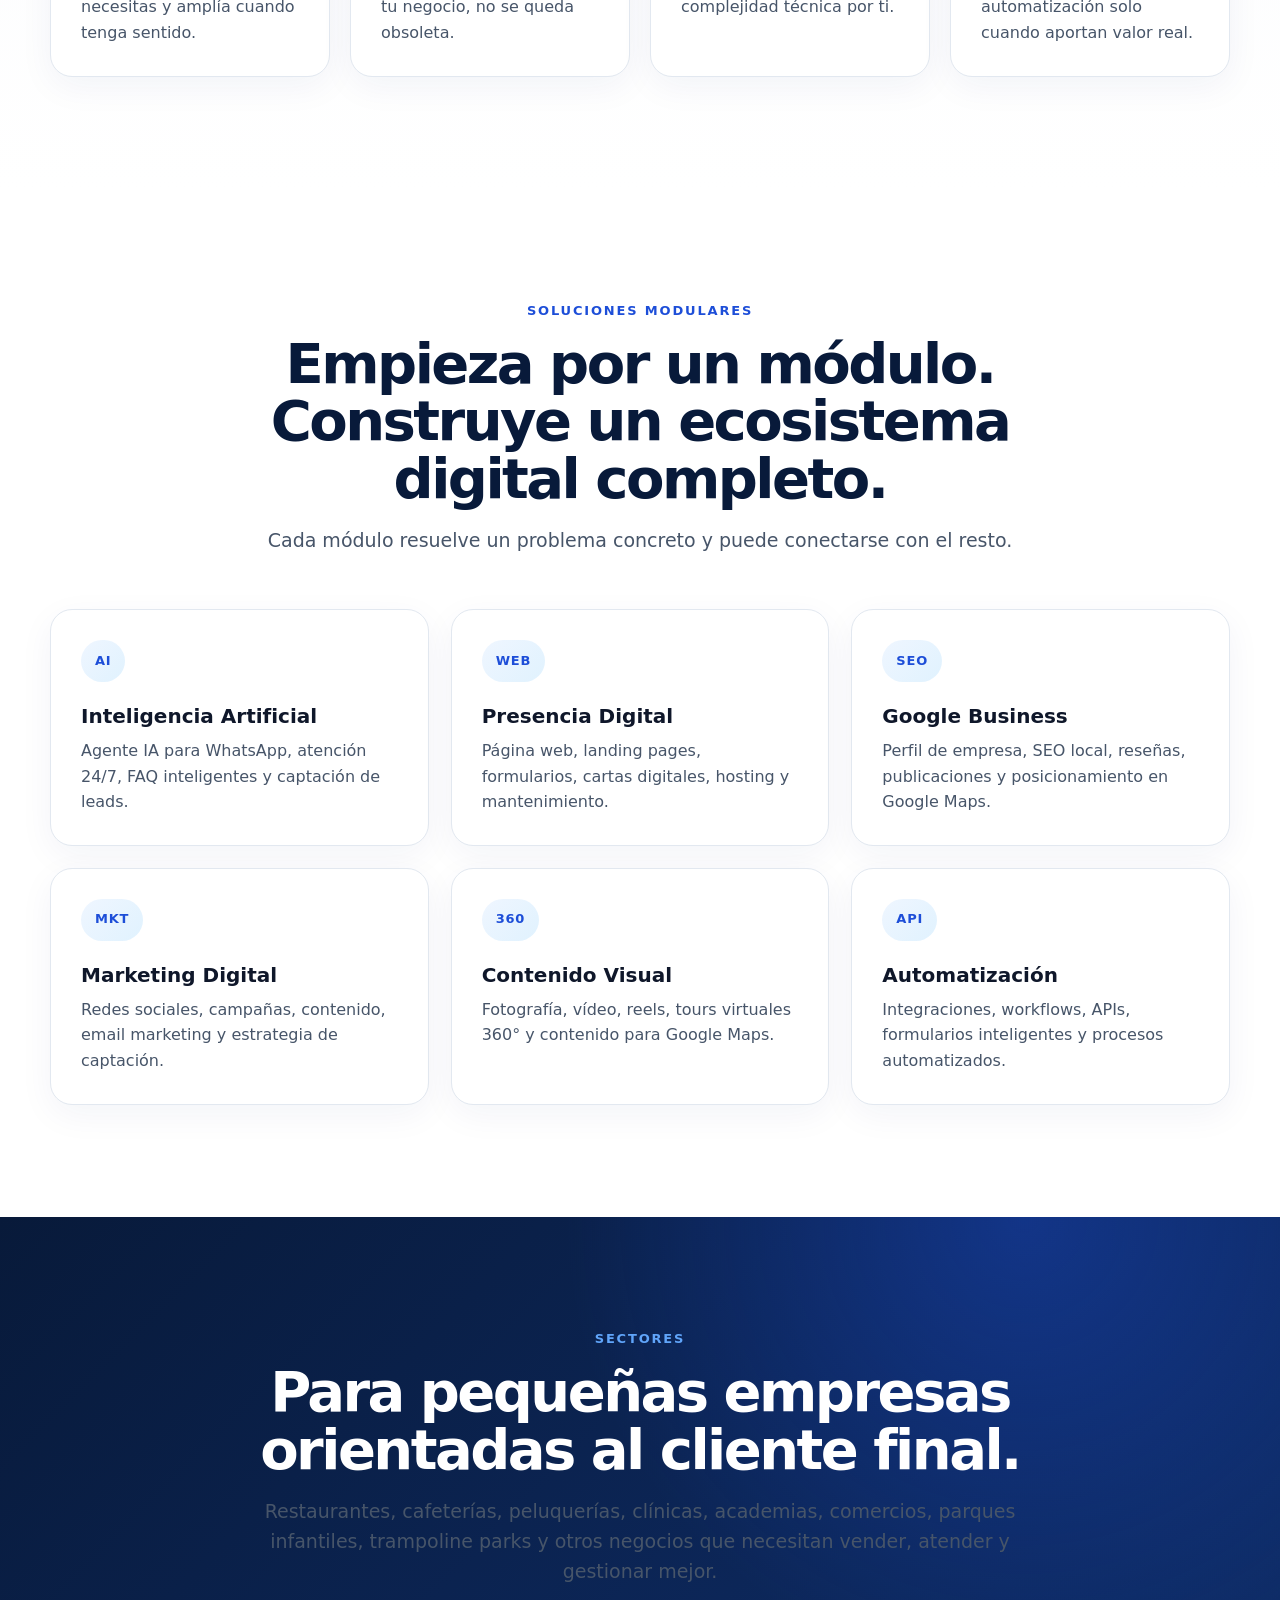
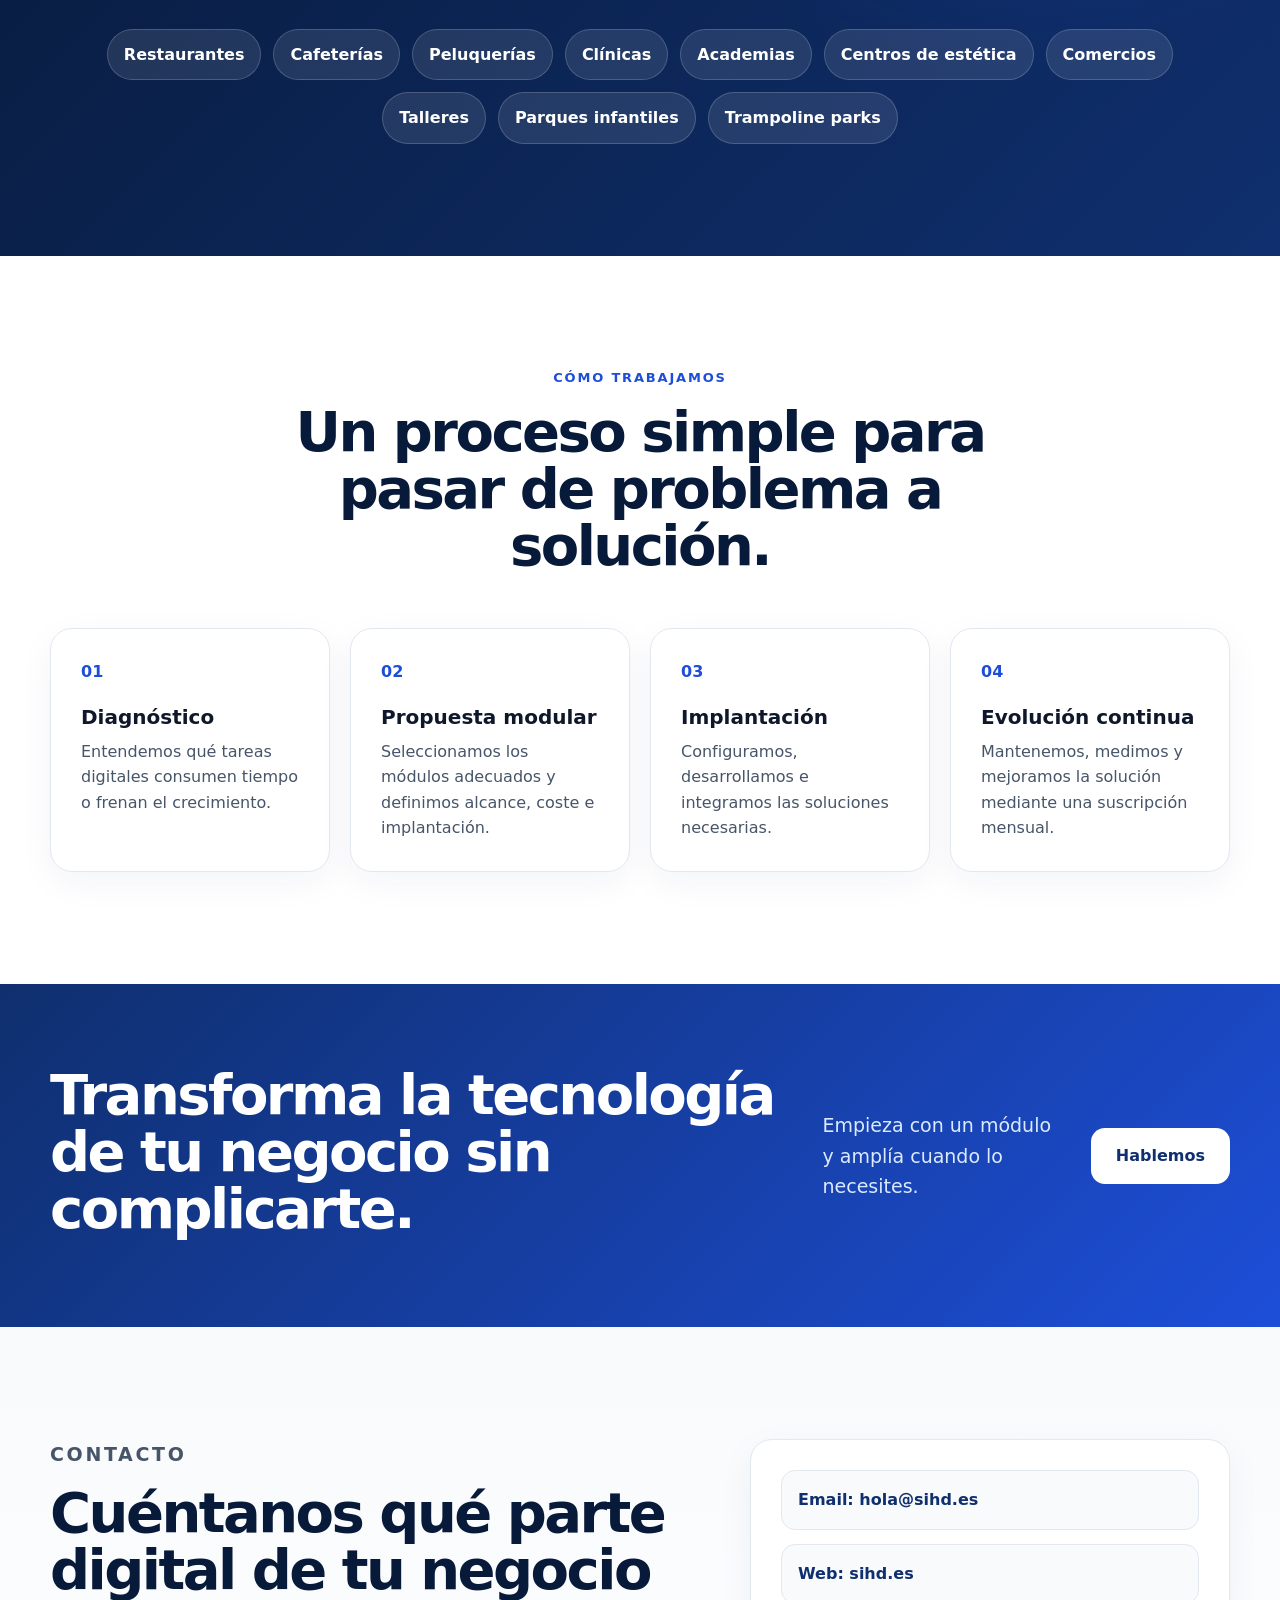
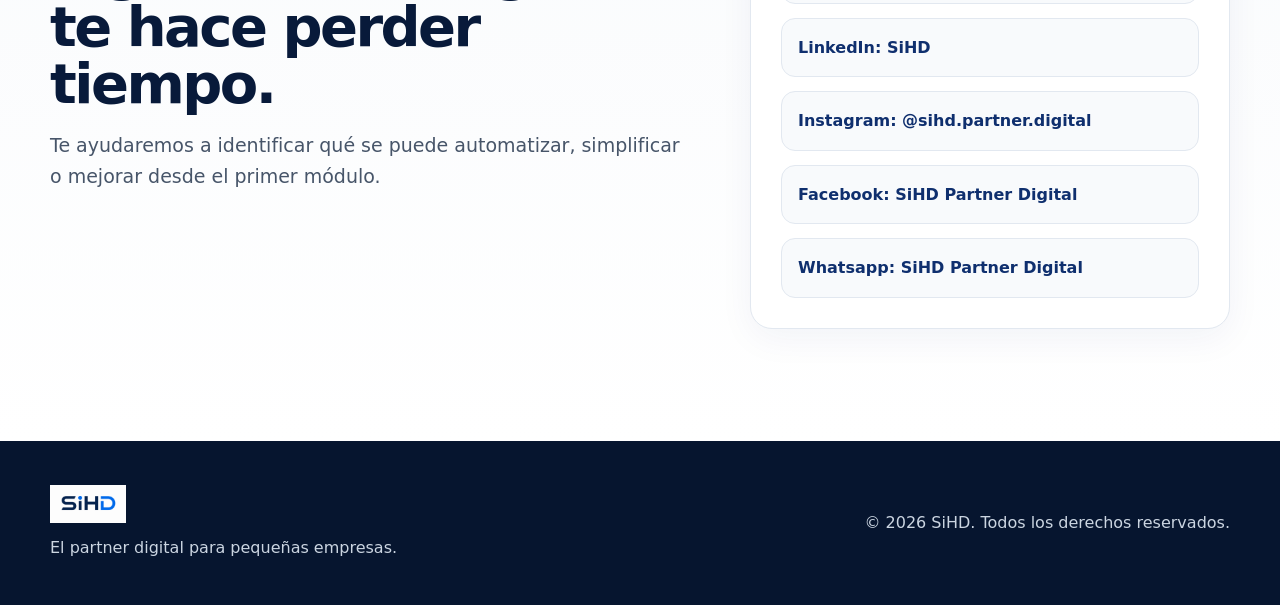
<file: v2.0/index.html>
<!doctype html>
<html lang="es">
<head>
  <meta charset="utf-8">
  <meta name="viewport" content="width=device-width, initial-scale=1">
  <title>SiHD — El partner digital para pequeñas empresas</title>
  <meta name="description" content="SiHD es el partner digital para pequeñas empresas. IA, web, Google Business, marketing digital, automatización y tecnología desde un único partner.">
  <meta name="author" content="SiHD">
  <meta name="theme-color" content="#0f2f6e">

  <meta property="og:title" content="SiHD — El partner digital para pequeñas empresas">
  <meta property="og:description" content="Nos convertimos en el departamento digital de tu empresa. Tecnología, IA, automatización y marketing desde un único partner.">
  <meta property="og:type" content="website">
  <meta property="og:url" content="https://sihd.es/">
  <meta property="og:image" content="https://sihd.es/assets/logo.png">

  <link rel="icon" href="assets/logo.png">
  <link rel="stylesheet" href="css/style.css">
</head>
<body>
  <header class="site-header" id="inicio">
    <nav class="nav container" aria-label="Navegación principal">
      <a class="brand" href="#inicio" aria-label="SiHD inicio">
        <img src="assets/logo.png" alt="SiHD" class="brand-logo">
      </a>
      <button class="nav-toggle" type="button" aria-label="Abrir menú" aria-expanded="false">
        <span></span><span></span><span></span>
      </button>
      <div class="nav-menu">
        <a href="#que-es">Qué somos</a>
        <a href="#modulos">Módulos</a>
        <a href="#sectores">Sectores</a>
        <a href="#metodo">Cómo trabajamos</a>
        <a href="#contacto" class="nav-cta">Contacto</a>
      </div>
    </nav>
  </header>

  <main>
    <section class="hero section-pad">
      <div class="container hero-grid">
        <div class="hero-copy reveal">
          <p class="eyebrow">SiHD · Partner digital</p>
          <h1>El departamento digital de tu empresa.</h1>
          <p class="hero-subtitle">Nos encargamos de la tecnología, la automatización, la inteligencia artificial y el marketing digital para que tú puedas centrarte en tus clientes.</p>
          <div class="hero-actions">
            <a class="btn btn-primary" href="#contacto">Solicitar consultoría</a>
            <a class="btn btn-secondary" href="#modulos">Ver módulos</a>
          </div>
          <div class="trust-row" aria-label="Características principales">
            <span>Un único partner</span>
            <span>Modelo modular</span>
            <span>IA práctica</span>
          </div>
        </div>
        <div class="hero-panel reveal" aria-hidden="true">
          <div class="panel-top">
            <span></span><span></span><span></span>
          </div>
          <div class="panel-content">
            <div class="metric-card large">
              <small>Modelo SiHD</small>
              <strong>Todo lo digital, conectado</strong>
              <p>Web · IA · Google · Marketing · Automatización</p>
            </div>
            <div class="mini-grid">
              <div class="metric-card"><small>Proveedor</small><strong>1</strong></div>
              <div class="metric-card"><small>Módulos</small><strong>6+</strong></div>
              <div class="metric-card"><small>Soporte</small><strong>Continuo</strong></div>
              <div class="metric-card"><small>Escala</small><strong>PYME</strong></div>
            </div>
          </div>
        </div>
      </div>
    </section>

    <section class="section-pad soft" id="que-es">
      <div class="container two-col">
        <div class="section-heading reveal">
          <p class="eyebrow">Qué somos</p>
          <h2>Un único partner para toda la gestión digital.</h2>
        </div>
        <div class="text-block reveal">
          <p>No somos solo una agencia de marketing, una empresa de desarrollo web o una consultora tecnológica. Integramos esas capacidades en un único servicio para que una pequeña empresa pueda acceder a tecnología profesional sin crear un equipo interno.</p>
          <p>El cliente empieza con los módulos que necesita y puede ampliar su ecosistema digital conforme crece su negocio.</p>
        </div>
      </div>
      <div class="container value-grid">
        <article class="value-card reveal">
          <span class="icon">▦</span>
          <h3>Modular</h3>
          <p>Contrata solo lo que necesitas y amplía cuando tenga sentido.</p>
        </article>
        <article class="value-card reveal">
          <span class="icon">↗</span>
          <h3>Escalable</h3>
          <p>La solución evoluciona con tu negocio, no se queda obsoleta.</p>
        </article>
        <article class="value-card reveal">
          <span class="icon">◎</span>
          <h3>Sencillo</h3>
          <p>Nosotros gestionamos la complejidad técnica por ti.</p>
        </article>
        <article class="value-card reveal">
          <span class="icon">✦</span>
          <h3>Innovador</h3>
          <p>Aplicamos IA y automatización solo cuando aportan valor real.</p>
        </article>
      </div>
    </section>

    <section class="section-pad" id="modulos">
      <div class="container section-center reveal">
        <p class="eyebrow">Soluciones modulares</p>
        <h2>Empieza por un módulo. Construye un ecosistema digital completo.</h2>
        <p>Cada módulo resuelve un problema concreto y puede conectarse con el resto.</p>
      </div>
      <div class="container module-grid">
        <article class="module-card reveal">
          <div class="module-icon">AI</div>
          <h3>Inteligencia Artificial</h3>
          <p>Agente IA para WhatsApp, atención 24/7, FAQ inteligentes y captación de leads.</p>
        </article>
        <article class="module-card reveal">
          <div class="module-icon">WEB</div>
          <h3>Presencia Digital</h3>
          <p>Página web, landing pages, formularios, cartas digitales, hosting y mantenimiento.</p>
        </article>
        <article class="module-card reveal">
          <div class="module-icon">SEO</div>
          <h3>Google Business</h3>
          <p>Perfil de empresa, SEO local, reseñas, publicaciones y posicionamiento en Google Maps.</p>
        </article>
        <article class="module-card reveal">
          <div class="module-icon">MKT</div>
          <h3>Marketing Digital</h3>
          <p>Redes sociales, campañas, contenido, email marketing y estrategia de captación.</p>
        </article>
        <article class="module-card reveal">
          <div class="module-icon">360</div>
          <h3>Contenido Visual</h3>
          <p>Fotografía, vídeo, reels, tours virtuales 360° y contenido para Google Maps.</p>
        </article>
        <article class="module-card reveal">
          <div class="module-icon">API</div>
          <h3>Automatización</h3>
          <p>Integraciones, workflows, APIs, formularios inteligentes y procesos automatizados.</p>
        </article>
      </div>
    </section>

    <section class="section-pad dark" id="sectores">
      <div class="container section-center reveal">
        <p class="eyebrow light">Sectores</p>
        <h2>Para pequeñas empresas orientadas al cliente final.</h2>
        <p>Restaurantes, cafeterías, peluquerías, clínicas, academias, comercios, parques infantiles, trampoline parks y otros negocios que necesitan vender, atender y gestionar mejor.</p>
      </div>
      <div class="container sectors-grid reveal">
        <span>Restaurantes</span>
        <span>Cafeterías</span>
        <span>Peluquerías</span>
        <span>Clínicas</span>
        <span>Academias</span>
        <span>Centros de estética</span>
        <span>Comercios</span>
        <span>Talleres</span>
        <span>Parques infantiles</span>
        <span>Trampoline parks</span>
      </div>
    </section>

    <section class="section-pad" id="metodo">
      <div class="container section-center reveal">
        <p class="eyebrow">Cómo trabajamos</p>
        <h2>Un proceso simple para pasar de problema a solución.</h2>
      </div>
      <div class="container steps">
        <article class="step reveal">
          <span>01</span>
          <h3>Diagnóstico</h3>
          <p>Entendemos qué tareas digitales consumen tiempo o frenan el crecimiento.</p>
        </article>
        <article class="step reveal">
          <span>02</span>
          <h3>Propuesta modular</h3>
          <p>Seleccionamos los módulos adecuados y definimos alcance, coste e implantación.</p>
        </article>
        <article class="step reveal">
          <span>03</span>
          <h3>Implantación</h3>
          <p>Configuramos, desarrollamos e integramos las soluciones necesarias.</p>
        </article>
        <article class="step reveal">
          <span>04</span>
          <h3>Evolución continua</h3>
          <p>Mantenemos, medimos y mejoramos la solución mediante una suscripción mensual.</p>
        </article>
      </div>
    </section>

    <section class="cta-band">
      <div class="container cta-content reveal">
        <h2>Transforma la tecnología de tu negocio sin complicarte.</h2>
        <p>Empieza con un módulo y amplía cuando lo necesites.</p>
        <a class="btn btn-light" href="#contacto">Hablemos</a>
      </div>
    </section>

    <section class="section-pad soft" id="contacto">
      <div class="container contact-grid">
        <div class="reveal">
          <p class="eyebrow">Contacto</p>
          <h2>Cuéntanos qué parte digital de tu negocio te hace perder tiempo.</h2>
          <p>Te ayudaremos a identificar qué se puede automatizar, simplificar o mejorar desde el primer módulo.</p>
        </div>
        <div class="contact-card reveal">
          <a href="mailto:hola@sihd.es" aria-label="Enviar email a SiHD">
            Email: hola@sihd.es
          </a>
        
          <a href="https://sihd.es" target="_blank" rel="noopener noreferrer" aria-label="Visitar la web de SiHD">
            Web: sihd.es
          </a>
        
          <a href="https://www.linkedin.com/company/sihd" target="_blank" rel="noopener noreferrer" aria-label="Visitar LinkedIn de SiHD">
            LinkedIn: SiHD
          </a>
        
          <a href="https://www.instagram.com/sihd.partner.digital" target="_blank" rel="noopener noreferrer" aria-label="Visitar Instagram de SiHD">
            Instagram: @sihd.partner.digital
          </a>
        
          <a href="https://www.facebook.com/share/196QMf47Vd/?mibextid=wwXIfr" target="_blank" rel="noopener noreferrer" aria-label="Visitar Facebook de SiHD">
            Facebook: SiHD Partner Digital
          </a>
        
          <a href="wa.me/34673437479" target="_blank" rel="noopener noreferrer" aria-label="SiHD Partner Digital Whatsapp">
            Whatsapp: SiHD Partner Digital
          </a>
        
        </div>
      </div>
    </section>
  </main>

  <footer class="footer">
    <div class="container footer-inner">
      <div>
        <img src="assets/logo.png" alt="SiHD" class="footer-logo">
        <p>El partner digital para pequeñas empresas.</p>
      </div>
      <p>© <span id="year"></span> SiHD. Todos los derechos reservados.</p>
    </div>
  </footer>

  <script src="js/main.js"></script>
</body>
</html>
</file>
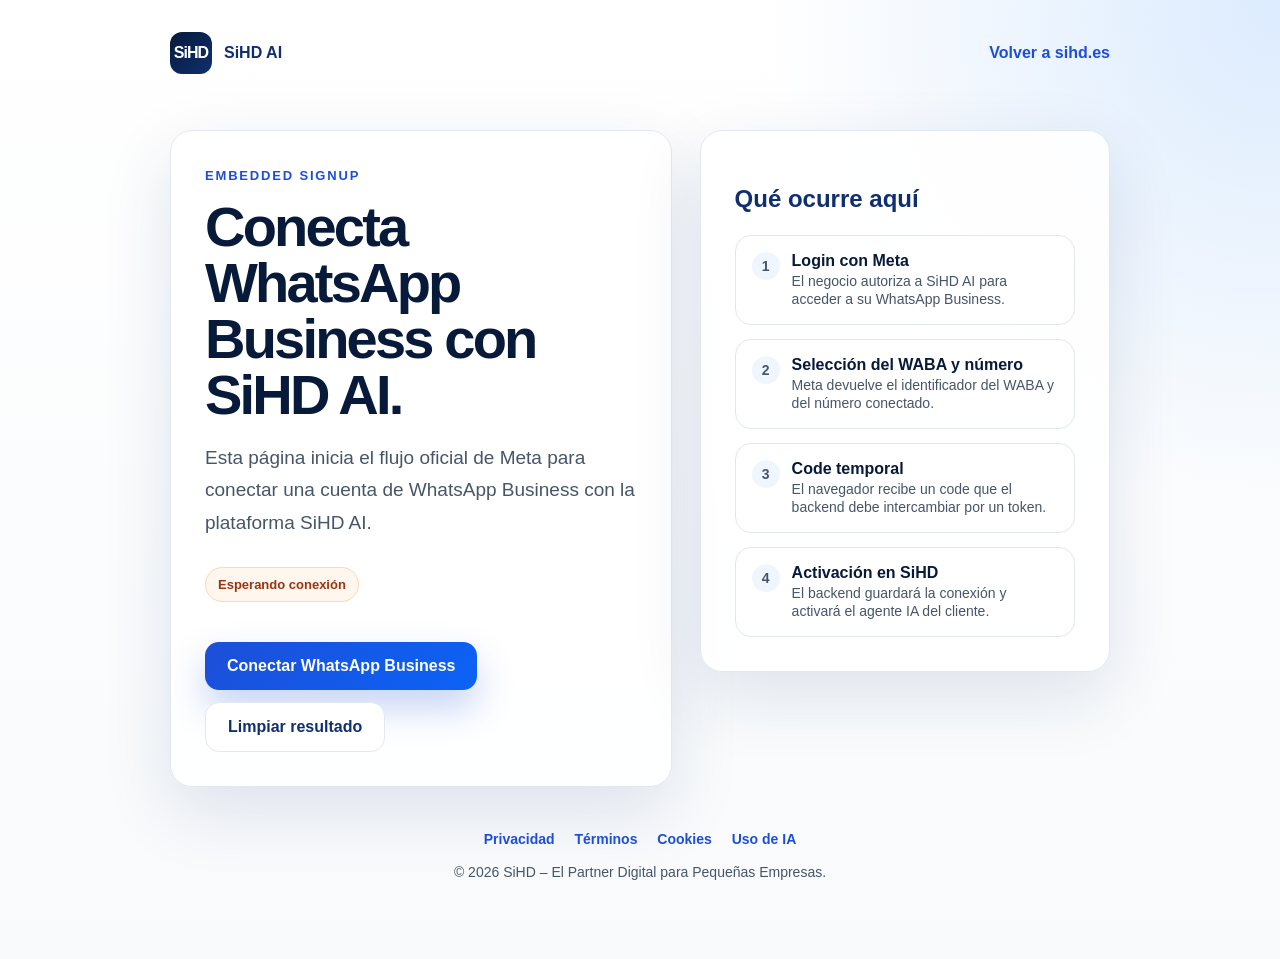
<file: connect-whatsapp.html>
<!DOCTYPE html>
<html lang="es">
<head>
     <!-- Favicon estándar -->
  <link rel="icon" type="image/png" href="/favicon-96x96.png" sizes="96x96" />
  <link rel="icon" type="image/svg+xml" href="/favicon.svg" />
  <link rel="shortcut icon" href="/favicon.ico" />
  <link rel="apple-touch-icon" sizes="180x180" href="/apple-touch-icon.png" />
  <link rel="manifest" href="/site.webmanifest" />

  <!-- Color de la barra del navegador -->
  <meta name="theme-color" content="#0F2F6E">
  <meta charset="UTF-8" />
  <meta name="viewport" content="width=device-width, initial-scale=1.0" />
  <title>Conectar WhatsApp Business | SiHD</title>
  <meta name="description" content="Conecta tu cuenta de WhatsApp Business con SiHD AI." />
  <style>
    :root{--primary:#1d4ed8;--primary-dark:#0f2f6e;--primary-deep:#081a3a;--primary-light:#60a5fa;--bg:#f8fafc;--surface:#fff;--text:#0f172a;--text-soft:#475569;--border:#e2e8f0;--success:#16a34a;--error:#dc2626;--radius:22px}*{box-sizing:border-box}body{margin:0;font-family:Inter,Arial,sans-serif;color:var(--text);background:radial-gradient(circle at top right,rgba(96,165,250,.22),transparent 32%),linear-gradient(180deg,#fff 0%,var(--bg) 100%);min-height:100vh}.container{max-width:980px;margin:0 auto;padding:32px 20px 60px}.topbar{display:flex;align-items:center;justify-content:space-between;gap:18px;margin-bottom:56px}.brand{display:flex;align-items:center;gap:12px;font-weight:900;color:var(--primary-dark);text-decoration:none}.brand-mark{width:42px;height:42px;border-radius:12px;background:linear-gradient(135deg,var(--primary-deep),var(--primary-dark));color:white;display:flex;align-items:center;justify-content:center;font-weight:900;letter-spacing:-.06em}.home-link{color:var(--primary);font-weight:800;text-decoration:none}.hero{display:grid;grid-template-columns:1.1fr .9fr;gap:28px;align-items:start}.card{background:rgba(255,255,255,.92);border:1px solid var(--border);border-radius:var(--radius);box-shadow:0 24px 70px rgba(15,47,110,.12);padding:34px}.eyebrow{margin:0 0 12px;font-size:13px;font-weight:900;color:var(--primary);text-transform:uppercase;letter-spacing:.14em}h1{margin:0 0 18px;color:var(--primary-deep);font-size:clamp(36px,5vw,56px);line-height:1;letter-spacing:-.05em}h2{color:var(--primary-dark)}p{color:var(--text-soft);line-height:1.7}.lead{font-size:19px;margin-bottom:28px}.btn{appearance:none;border:0;border-radius:14px;background:linear-gradient(135deg,var(--primary),#0b63f6);color:white;font-weight:900;padding:15px 22px;cursor:pointer;box-shadow:0 18px 36px rgba(29,78,216,.25);transition:.22s ease;font-size:16px}.btn:hover{transform:translateY(-2px);box-shadow:0 24px 48px rgba(29,78,216,.32)}.secondary{background:white;color:var(--primary-dark);border:1px solid var(--border);box-shadow:none}.actions{display:flex;flex-wrap:wrap;gap:12px;margin-top:22px}.steps{display:grid;gap:14px;margin-top:22px}.step{display:flex;gap:12px;align-items:flex-start;padding:16px;border:1px solid var(--border);border-radius:16px;background:#fff}.step-number{width:28px;height:28px;border-radius:999px;background:#eff6ff;color:var(--primary);display:flex;align-items:center;justify-content:center;font-weight:900;flex:0 0 auto}.step strong{display:block;color:var(--primary-deep);margin-bottom:2px}.step span{color:var(--text-soft);font-size:14px}.status{display:inline-flex;align-items:center;gap:8px;padding:9px 12px;border-radius:999px;background:#fff7ed;color:#9a3412;font-weight:800;font-size:13px;margin-bottom:18px;border:1px solid #fed7aa}.status.ok{background:#ecfdf5;color:#166534;border-color:#bbf7d0}.status.error{background:#fef2f2;color:#991b1b;border-color:#fecaca}.result{margin-top:20px;display:none}.result.visible{display:block}pre{white-space:pre-wrap;word-break:break-word;background:#06152f;color:#dbeafe;padding:18px;border-radius:16px;overflow:auto;font-size:13px;line-height:1.55}.small{font-size:13px;color:#64748b}.warning{background:#fffbeb;border:1px solid #fde68a;color:#92400e;padding:14px 16px;border-radius:14px;margin-top:18px;font-size:14px;line-height:1.6}footer{margin-top:44px;text-align:center;color:#64748b;font-size:14px}footer a{color:var(--primary);font-weight:800;text-decoration:none;margin:0 8px}@media(max-width:850px){.hero{grid-template-columns:1fr}.topbar{margin-bottom:30px}.card{padding:24px}}
  </style>
</head>
<body>
  <div id="fb-root"></div>
  <div class="container">
    <header class="topbar">
      <a class="brand" href="/"><span class="brand-mark">SiHD</span><span>SiHD AI</span></a>
      <a class="home-link" href="/">Volver a sihd.es</a>
    </header>
    <main class="hero">
      <section class="card">
        <p class="eyebrow">Embedded Signup</p>
        <h1>Conecta WhatsApp Business con SiHD AI.</h1>
        <p class="lead">Esta página inicia el flujo oficial de Meta para conectar una cuenta de WhatsApp Business con la plataforma SiHD AI.</p>
        <div id="status" class="status">Esperando conexión</div>
        <div class="actions">
          <button class="btn" onclick="launchWhatsAppSignup()">Conectar WhatsApp Business</button>
          <button class="btn secondary" onclick="clearResult()">Limpiar resultado</button>
        </div>
        <div id="result" class="result">
          <h2>Resultado del flujo</h2>
          <p class="small">Datos recibidos desde Meta.</p>
          <pre id="resultJson">{}</pre>
        </div>
      </section>
      <aside class="card">
        <h2>Qué ocurre aquí</h2>
        <div class="steps">
          <div class="step"><span class="step-number">1</span><div><strong>Login con Meta</strong><span>El negocio autoriza a SiHD AI para acceder a su WhatsApp Business.</span></div></div>
          <div class="step"><span class="step-number">2</span><div><strong>Selección del WABA y número</strong><span>Meta devuelve el identificador del WABA y del número conectado.</span></div></div>
          <div class="step"><span class="step-number">3</span><div><strong>Code temporal</strong><span>El navegador recibe un code que el backend debe intercambiar por un token.</span></div></div>
          <div class="step"><span class="step-number">4</span><div><strong>Activación en SiHD</strong><span>El backend guardará la conexión y activará el agente IA del cliente.</span></div></div>
        </div>
      </aside>
    </main>
    <footer>
      <a href="/legal/privacy-policy.html">Privacidad</a>
      <a href="/legal/terms.html">Términos</a>
      <a href="/legal/cookies.html">Cookies</a>
      <a href="/legal/ai-policy.html">Uso de IA</a>
      <p>© 2026 SiHD – El Partner Digital para Pequeñas Empresas.</p>
    </footer>
  </div>
  <script>
    const SIHD_META_APP_ID = "1518045219224457";
    const SIHD_EMBEDDED_SIGNUP_CONFIG_ID = "1489878055735446";
    const SIHD_BACKEND_CALLBACK_URL = "https://homelab.bee-snake.ts.net/api/v1/whatsapp/embedded-signup/callback";
    window.fbAsyncInit = function() { FB.init({ appId: SIHD_META_APP_ID, autoLogAppEvents: true, xfbml: true, version: "v25.0" }); };
    (function(d, s, id) { var js, fjs = d.getElementsByTagName(s)[0]; if (d.getElementById(id)) return; js = d.createElement(s); js.id = id; js.async = true; js.defer = true; js.crossOrigin = "anonymous"; js.src = "https://connect.facebook.net/en_US/sdk.js"; fjs.parentNode.insertBefore(js, fjs); }(document, "script", "facebook-jssdk"));
    let embeddedSignupSessionInfo = null;
    window.addEventListener("message", (event) => { if (event.origin !== "https://www.facebook.com" && event.origin !== "https://web.facebook.com") return; try { const data = JSON.parse(event.data); if (data.type === "WA_EMBEDDED_SIGNUP") { embeddedSignupSessionInfo = data; showResult({ event: "WA_EMBEDDED_SIGNUP", sessionInfo: data }); } } catch (error) {} });
    function fbLoginCallback(response) { const payload = { event: "FB_LOGIN_CALLBACK", authResponse: response && response.authResponse ? { code: response.authResponse.code, userID: response.authResponse.userID, expiresIn: response.authResponse.expiresIn } : null, status: response ? response.status : null, sessionInfo: embeddedSignupSessionInfo }; showResult(payload); if (response && response.authResponse && response.authResponse.code) { setStatus("Conexión completada. Code recibido.", "ok"); if (SIHD_BACKEND_CALLBACK_URL) sendToBackend(payload); } else { setStatus("El flujo terminó sin devolver code.", "error"); } }
    //function launchWhatsAppSignup() { setStatus("Abriendo Embedded Signup...", ""); FB.login(fbLoginCallback, { config_id: SIHD_EMBEDDED_SIGNUP_CONFIG_ID, response_type: "code", override_default_response_type: true, extras: { version: "v4", setup: { business: { id: null, name: null, email: null, phone: { code: "34", number: null }, website: "https://sihd.es" } } } }); }
    function launchWhatsAppSignup() {
  setStatus("Abriendo Embedded Signup...", "");

  FB.login(fbLoginCallback, {
    config_id: SIHD_EMBEDDED_SIGNUP_CONFIG_ID,
    response_type: "code",
    override_default_response_type: true,
    extras: {
      version: "v4"
    }
  });
}
    //async function sendToBackend(payload) { try { const response = await fetch(SIHD_BACKEND_CALLBACK_URL, { method: "POST", headers: { "Content-Type": "application/json" }, body: JSON.stringify(payload) }); const backendResult = await response.json().catch(() => null); showResult({ sentToBackend: true, backendStatus: response.status, backendResult, originalPayload: payload }); setStatus(response.ok ? "Conexión enviada al backend correctamente." : "El backend respondió con error.", response.ok ? "ok" : "error"); } catch (error) { showResult({ sentToBackend: false, error: error.message, originalPayload: payload }); setStatus("No se pudo enviar al backend.", "error"); } }
    async function sendToBackend(payload) {
  try {
    console.log("Sending payload to backend:", payload);

    const response = await fetch(SIHD_BACKEND_CALLBACK_URL, {
      method: "POST",
      mode: "cors",
      credentials: "omit",
      headers: {
        "Content-Type": "application/json"
      },
      body: JSON.stringify(payload)
    });

    const text = await response.text();

    let backendResult;

    try {
      backendResult = JSON.parse(text);
    } catch {
      backendResult = text;
    }

    console.log("Backend response:", backendResult);

    showResult({
      sentToBackend: true,
      backendStatus: response.status,
      backendResult,
      originalPayload: payload
    });

    if (response.ok) {
      setStatus("Conexión enviada al backend correctamente.", "ok");
    } else {
      setStatus("El backend respondió con error.", "error");
    }

  } catch (error) {

    console.error(error);

    showResult({
      sentToBackend: false,
      error: error.message,
      originalPayload: payload
    });

    setStatus("No se pudo conectar con el backend.", "error");
  }
}
    function showResult(data) { document.getElementById("result").classList.add("visible"); document.getElementById("resultJson").textContent = JSON.stringify(data, null, 2); console.log("SiHD Embedded Signup result:", data); }
    function clearResult() { embeddedSignupSessionInfo = null; document.getElementById("result").classList.remove("visible"); document.getElementById("resultJson").textContent = "{}"; setStatus("Esperando conexión", ""); }
    function setStatus(message, type) { const status = document.getElementById("status"); status.textContent = message; status.className = "status"; if (type === "ok") status.classList.add("ok"); if (type === "error") status.classList.add("error"); }
  </script>
</body>
</html>
</file>
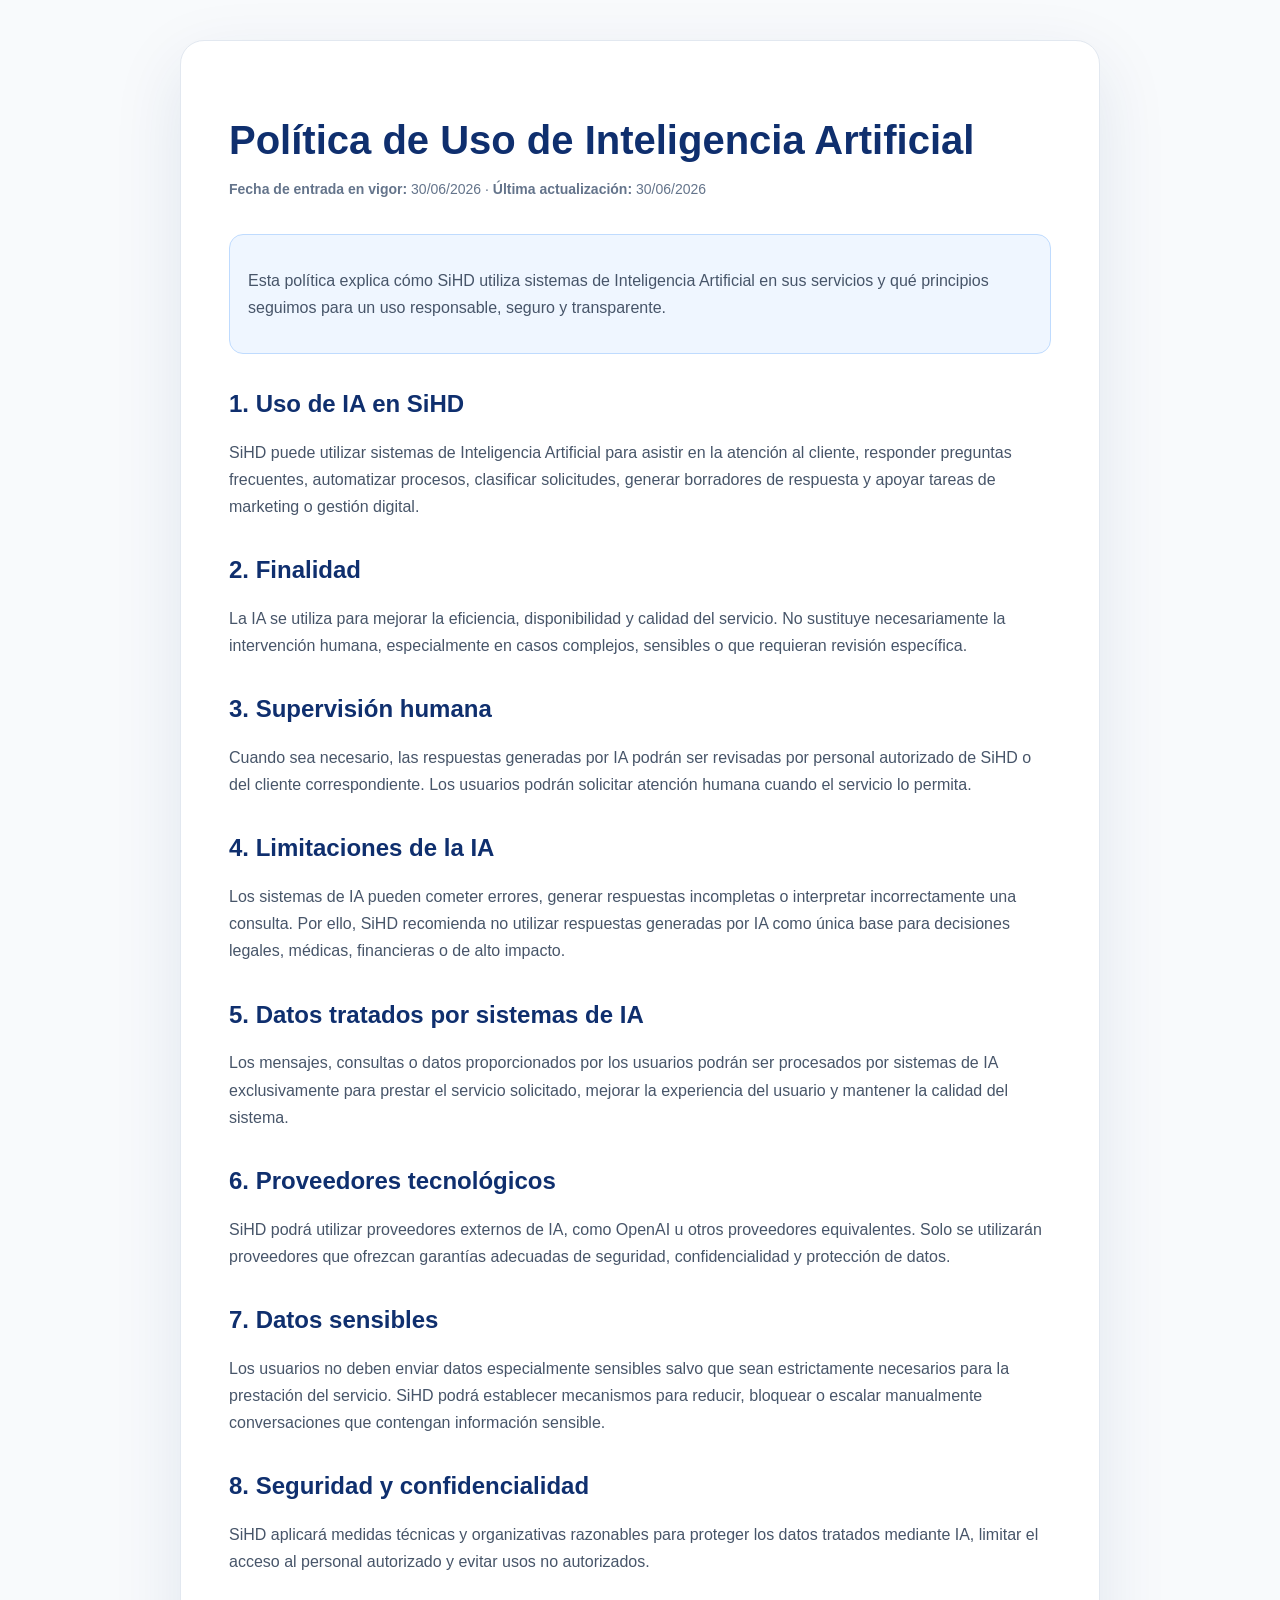
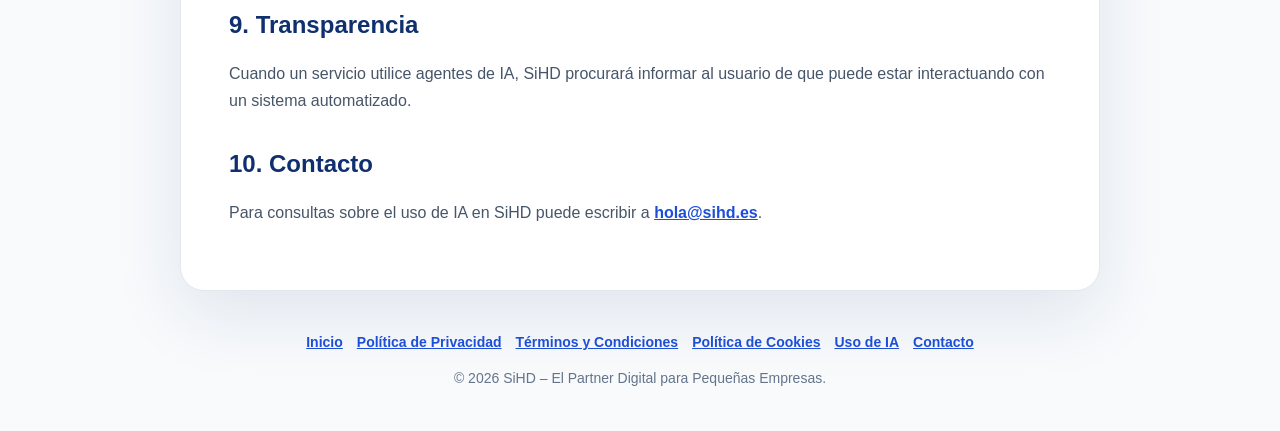
<file: legal/ai-policy.html>
<!DOCTYPE html>
    <html lang="es">
    <head>
      <meta charset="UTF-8">
      <meta name="viewport" content="width=device-width, initial-scale=1.0">
      <title>AI Usage Policy / Responsible AI | SiHD</title>
      <meta name="description" content="AI Usage Policy / Responsible AI de SiHD.">
      <style>
:root{
  --primary:#1d4ed8;
  --primary-dark:#0f2f6e;
  --primary-deep:#081a3a;
  --bg:#ffffff;
  --bg-soft:#f8fafc;
  --text:#0f172a;
  --text-soft:#475569;
  --border:#e2e8f0;
}
*{box-sizing:border-box}
body{
  margin:0;
  font-family:Inter,Arial,sans-serif;
  color:var(--text);
  background:var(--bg-soft);
  line-height:1.7;
}
main{
  max-width:920px;
  margin:40px auto;
  background:white;
  padding:48px;
  border:1px solid var(--border);
  border-radius:24px;
  box-shadow:0 24px 70px rgba(15,47,110,.10);
}
h1,h2{color:var(--primary-dark);line-height:1.2}
h1{font-size:40px;margin-bottom:8px}
h2{margin-top:36px}
p,li{color:var(--text-soft)}
a{color:var(--primary);font-weight:700}
.notice{
  background:#eff6ff;
  border:1px solid #bfdbfe;
  padding:16px 18px;
  border-radius:14px;
  margin:24px 0;
}
.meta{
  color:#64748b;
  font-size:14px;
  margin-bottom:32px;
}
footer{
  max-width:920px;
  margin:0 auto 40px;
  text-align:center;
  color:#64748b;
  font-size:14px;
}
.footer-links{
  display:flex;
  justify-content:center;
  flex-wrap:wrap;
  gap:14px;
  margin-bottom:12px;
}
@media(max-width:720px){
  main{margin:20px 14px;padding:28px}
  h1{font-size:32px}
}
</style>
    </head>
    <body>
      <main>

<h1>Política de Uso de Inteligencia Artificial</h1>
<p class="meta"><strong>Fecha de entrada en vigor:</strong> 30/06/2026 · <strong>Última actualización:</strong> 30/06/2026</p>

<div class="notice">
  <p>Esta política explica cómo SiHD utiliza sistemas de Inteligencia Artificial en sus servicios y qué principios seguimos para un uso responsable, seguro y transparente.</p>
</div>

<h2>1. Uso de IA en SiHD</h2>
<p>SiHD puede utilizar sistemas de Inteligencia Artificial para asistir en la atención al cliente, responder preguntas frecuentes, automatizar procesos, clasificar solicitudes, generar borradores de respuesta y apoyar tareas de marketing o gestión digital.</p>

<h2>2. Finalidad</h2>
<p>La IA se utiliza para mejorar la eficiencia, disponibilidad y calidad del servicio. No sustituye necesariamente la intervención humana, especialmente en casos complejos, sensibles o que requieran revisión específica.</p>

<h2>3. Supervisión humana</h2>
<p>Cuando sea necesario, las respuestas generadas por IA podrán ser revisadas por personal autorizado de SiHD o del cliente correspondiente. Los usuarios podrán solicitar atención humana cuando el servicio lo permita.</p>

<h2>4. Limitaciones de la IA</h2>
<p>Los sistemas de IA pueden cometer errores, generar respuestas incompletas o interpretar incorrectamente una consulta. Por ello, SiHD recomienda no utilizar respuestas generadas por IA como única base para decisiones legales, médicas, financieras o de alto impacto.</p>

<h2>5. Datos tratados por sistemas de IA</h2>
<p>Los mensajes, consultas o datos proporcionados por los usuarios podrán ser procesados por sistemas de IA exclusivamente para prestar el servicio solicitado, mejorar la experiencia del usuario y mantener la calidad del sistema.</p>

<h2>6. Proveedores tecnológicos</h2>
<p>SiHD podrá utilizar proveedores externos de IA, como OpenAI u otros proveedores equivalentes. Solo se utilizarán proveedores que ofrezcan garantías adecuadas de seguridad, confidencialidad y protección de datos.</p>

<h2>7. Datos sensibles</h2>
<p>Los usuarios no deben enviar datos especialmente sensibles salvo que sean estrictamente necesarios para la prestación del servicio. SiHD podrá establecer mecanismos para reducir, bloquear o escalar manualmente conversaciones que contengan información sensible.</p>

<h2>8. Seguridad y confidencialidad</h2>
<p>SiHD aplicará medidas técnicas y organizativas razonables para proteger los datos tratados mediante IA, limitar el acceso al personal autorizado y evitar usos no autorizados.</p>

<h2>9. Transparencia</h2>
<p>Cuando un servicio utilice agentes de IA, SiHD procurará informar al usuario de que puede estar interactuando con un sistema automatizado.</p>

<h2>10. Contacto</h2>
<p>Para consultas sobre el uso de IA en SiHD puede escribir a <a href="mailto:hola@sihd.es">hola@sihd.es</a>.</p>

      </main>
      <footer>
        <div class="footer-links">
          <a href="/">Inicio</a>
          <a href="/legal/privacy-policy.html">Política de Privacidad</a>
          <a href="/legal/terms.html">Términos y Condiciones</a>
          <a href="/legal/cookies.html">Política de Cookies</a>
          <a href="/legal/ai-policy.html">Uso de IA</a>
          <a href="mailto:hola@sihd.es">Contacto</a>
        </div>
        <div>© 2026 SiHD – El Partner Digital para Pequeñas Empresas.</div>
      </footer>
    </body>
    </html>
</file>
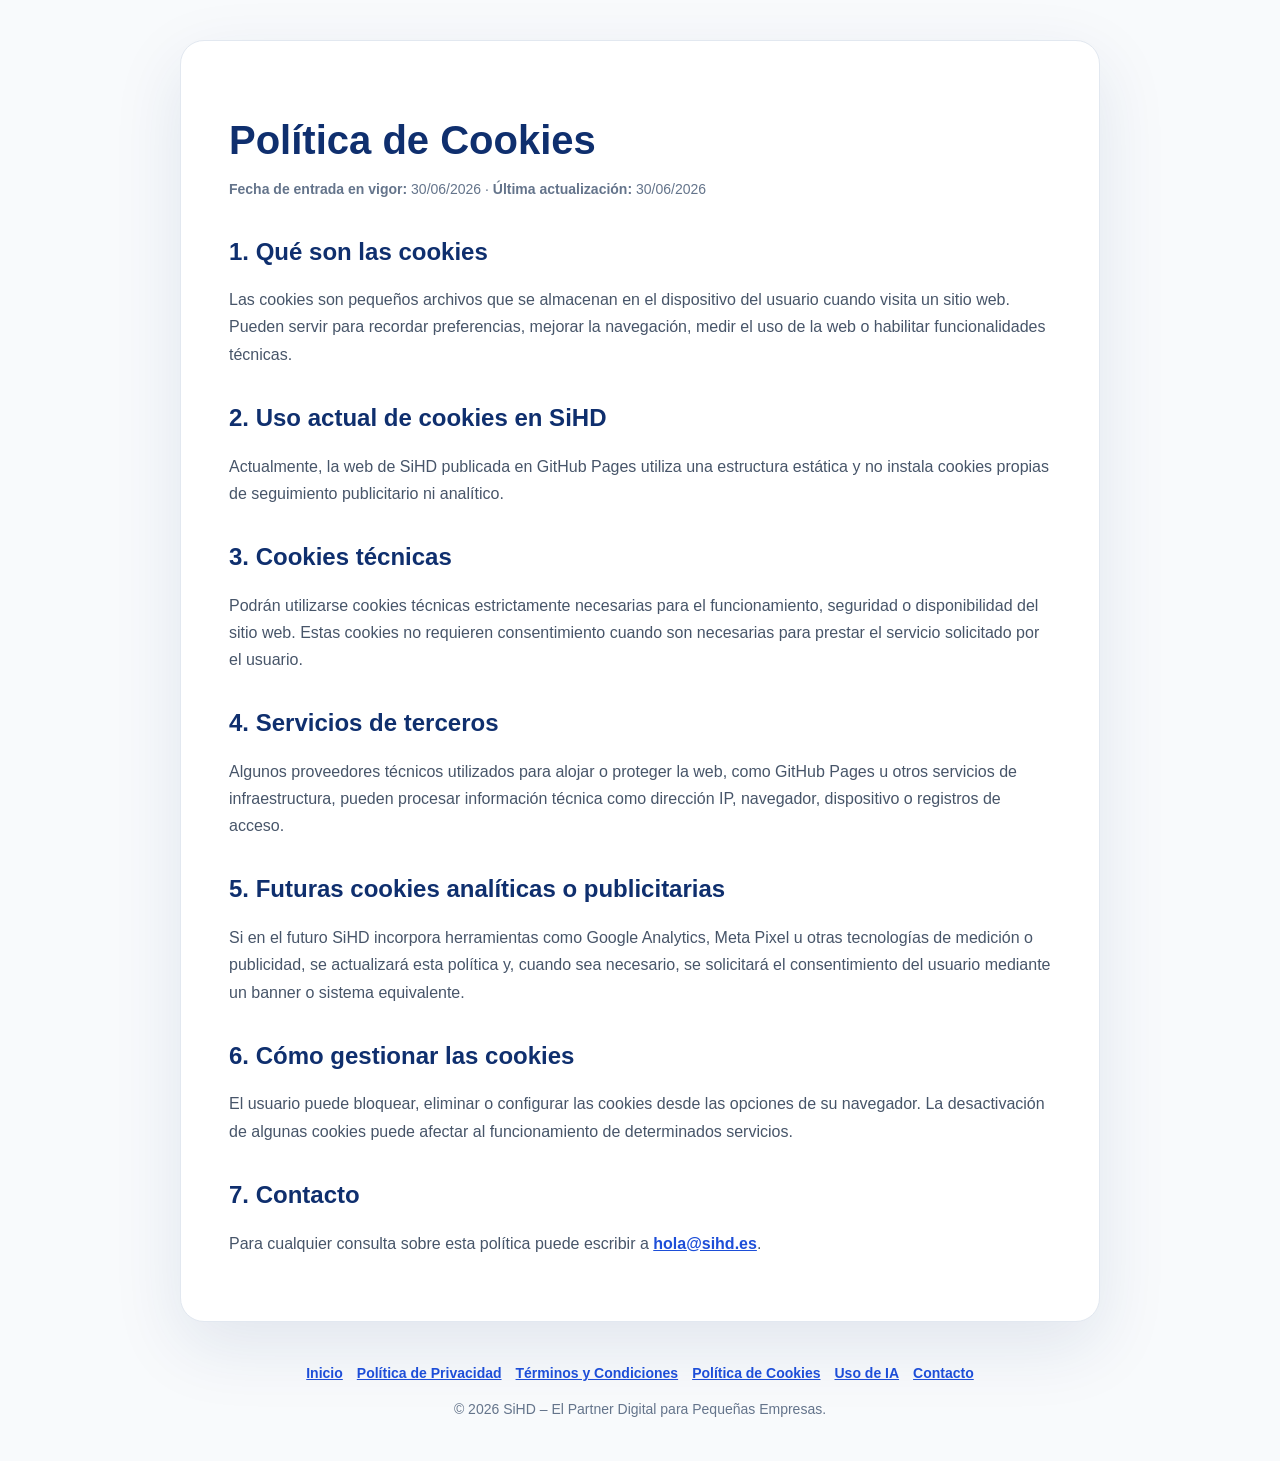
<file: legal/cookies.html>
<!DOCTYPE html>
    <html lang="es">
    <head>
      <meta charset="UTF-8">
      <meta name="viewport" content="width=device-width, initial-scale=1.0">
      <title>Política de Cookies | SiHD</title>
      <meta name="description" content="Política de Cookies de SiHD.">
      <style>
:root{
  --primary:#1d4ed8;
  --primary-dark:#0f2f6e;
  --primary-deep:#081a3a;
  --bg:#ffffff;
  --bg-soft:#f8fafc;
  --text:#0f172a;
  --text-soft:#475569;
  --border:#e2e8f0;
}
*{box-sizing:border-box}
body{
  margin:0;
  font-family:Inter,Arial,sans-serif;
  color:var(--text);
  background:var(--bg-soft);
  line-height:1.7;
}
main{
  max-width:920px;
  margin:40px auto;
  background:white;
  padding:48px;
  border:1px solid var(--border);
  border-radius:24px;
  box-shadow:0 24px 70px rgba(15,47,110,.10);
}
h1,h2{color:var(--primary-dark);line-height:1.2}
h1{font-size:40px;margin-bottom:8px}
h2{margin-top:36px}
p,li{color:var(--text-soft)}
a{color:var(--primary);font-weight:700}
.notice{
  background:#eff6ff;
  border:1px solid #bfdbfe;
  padding:16px 18px;
  border-radius:14px;
  margin:24px 0;
}
.meta{
  color:#64748b;
  font-size:14px;
  margin-bottom:32px;
}
footer{
  max-width:920px;
  margin:0 auto 40px;
  text-align:center;
  color:#64748b;
  font-size:14px;
}
.footer-links{
  display:flex;
  justify-content:center;
  flex-wrap:wrap;
  gap:14px;
  margin-bottom:12px;
}
@media(max-width:720px){
  main{margin:20px 14px;padding:28px}
  h1{font-size:32px}
}
</style>
    </head>
    <body>
      <main>

<h1>Política de Cookies</h1>
<p class="meta"><strong>Fecha de entrada en vigor:</strong> 30/06/2026 · <strong>Última actualización:</strong> 30/06/2026</p>

<h2>1. Qué son las cookies</h2>
<p>Las cookies son pequeños archivos que se almacenan en el dispositivo del usuario cuando visita un sitio web. Pueden servir para recordar preferencias, mejorar la navegación, medir el uso de la web o habilitar funcionalidades técnicas.</p>

<h2>2. Uso actual de cookies en SiHD</h2>
<p>Actualmente, la web de SiHD publicada en GitHub Pages utiliza una estructura estática y no instala cookies propias de seguimiento publicitario ni analítico.</p>

<h2>3. Cookies técnicas</h2>
<p>Podrán utilizarse cookies técnicas estrictamente necesarias para el funcionamiento, seguridad o disponibilidad del sitio web. Estas cookies no requieren consentimiento cuando son necesarias para prestar el servicio solicitado por el usuario.</p>

<h2>4. Servicios de terceros</h2>
<p>Algunos proveedores técnicos utilizados para alojar o proteger la web, como GitHub Pages u otros servicios de infraestructura, pueden procesar información técnica como dirección IP, navegador, dispositivo o registros de acceso.</p>

<h2>5. Futuras cookies analíticas o publicitarias</h2>
<p>Si en el futuro SiHD incorpora herramientas como Google Analytics, Meta Pixel u otras tecnologías de medición o publicidad, se actualizará esta política y, cuando sea necesario, se solicitará el consentimiento del usuario mediante un banner o sistema equivalente.</p>

<h2>6. Cómo gestionar las cookies</h2>
<p>El usuario puede bloquear, eliminar o configurar las cookies desde las opciones de su navegador. La desactivación de algunas cookies puede afectar al funcionamiento de determinados servicios.</p>

<h2>7. Contacto</h2>
<p>Para cualquier consulta sobre esta política puede escribir a <a href="mailto:hola@sihd.es">hola@sihd.es</a>.</p>

      </main>
      <footer>
        <div class="footer-links">
          <a href="/">Inicio</a>
          <a href="/legal/privacy-policy.html">Política de Privacidad</a>
          <a href="/legal/terms.html">Términos y Condiciones</a>
          <a href="/legal/cookies.html">Política de Cookies</a>
          <a href="/legal/ai-policy.html">Uso de IA</a>
          <a href="mailto:hola@sihd.es">Contacto</a>
        </div>
        <div>© 2026 SiHD – El Partner Digital para Pequeñas Empresas.</div>
      </footer>
    </body>
    </html>
</file>
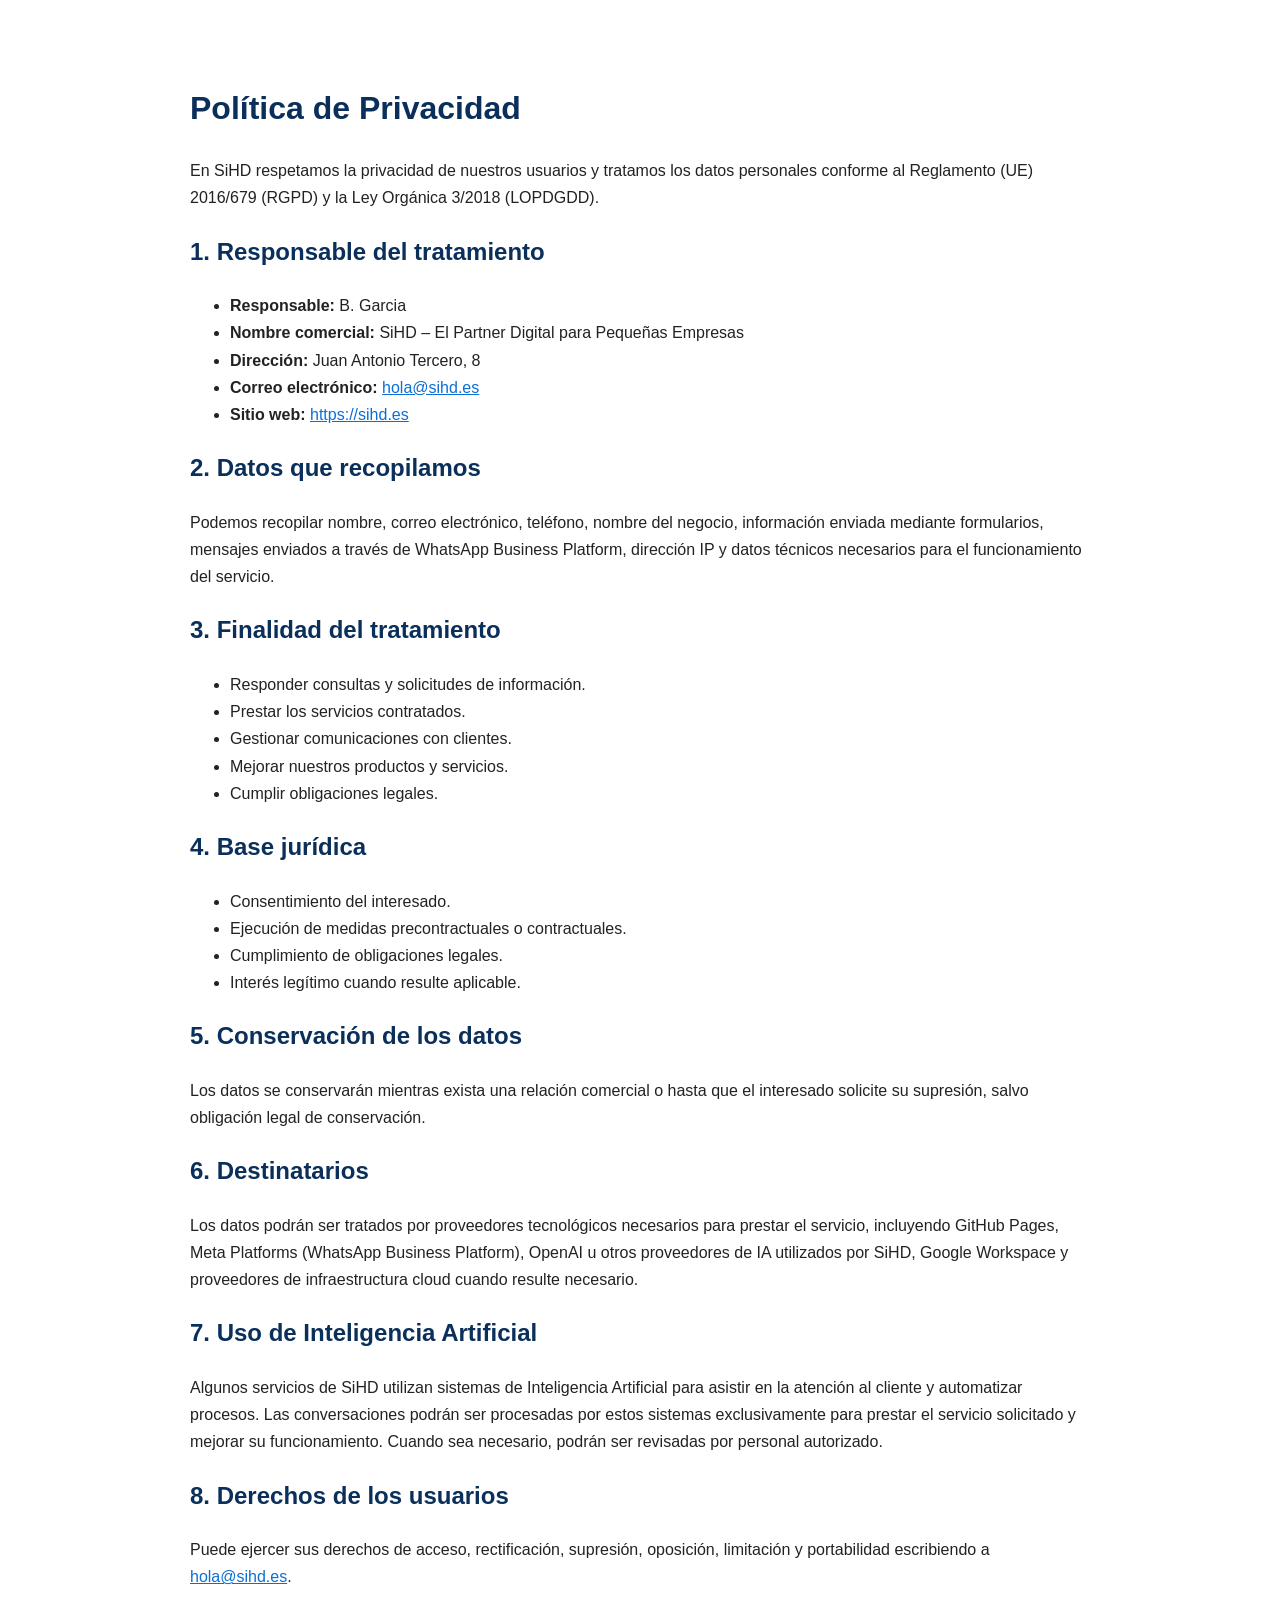
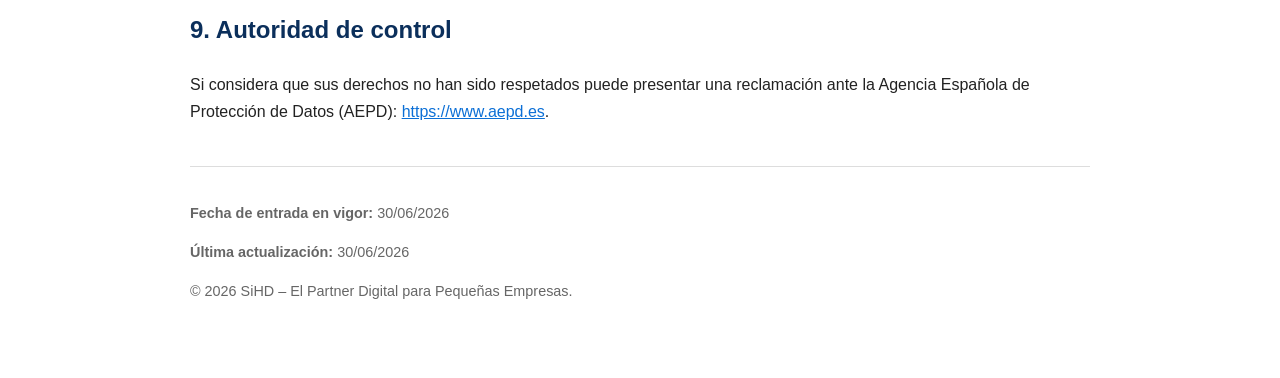
<file: legal/privacy-policy.html>
<!DOCTYPE html>
<html lang="es">
<head>
<meta charset="UTF-8">
<meta name="viewport" content="width=device-width, initial-scale=1.0">
<title>Política de Privacidad | SiHD</title>
<style>
body{font-family:Arial,sans-serif;max-width:900px;margin:40px auto;padding:20px;line-height:1.7;color:#222}
h1,h2{color:#0b2f5b}
a{color:#0b6fd6}
table{border-collapse:collapse;width:100%}
td,th{border:1px solid #ddd;padding:8px}
footer{margin-top:40px;padding-top:20px;border-top:1px solid #ddd;color:#666;font-size:.9em}
</style>
</head>
<body>
<h1>Política de Privacidad</h1>

<p>En SiHD respetamos la privacidad de nuestros usuarios y tratamos los datos personales conforme al Reglamento (UE) 2016/679 (RGPD) y la Ley Orgánica 3/2018 (LOPDGDD).</p>

<h2>1. Responsable del tratamiento</h2>
<ul>
<li><strong>Responsable:</strong> B. Garcia</li>
<li><strong>Nombre comercial:</strong> SiHD – El Partner Digital para Pequeñas Empresas</li>
<li><strong>Dirección:</strong> Juan Antonio Tercero, 8</li>
<li><strong>Correo electrónico:</strong> <a href="mailto:hola@sihd.es">hola@sihd.es</a></li>
<li><strong>Sitio web:</strong> <a href="https://sihd.es">https://sihd.es</a></li>
</ul>

<h2>2. Datos que recopilamos</h2>
<p>Podemos recopilar nombre, correo electrónico, teléfono, nombre del negocio, información enviada mediante formularios, mensajes enviados a través de WhatsApp Business Platform, dirección IP y datos técnicos necesarios para el funcionamiento del servicio.</p>

<h2>3. Finalidad del tratamiento</h2>
<ul>
<li>Responder consultas y solicitudes de información.</li>
<li>Prestar los servicios contratados.</li>
<li>Gestionar comunicaciones con clientes.</li>
<li>Mejorar nuestros productos y servicios.</li>
<li>Cumplir obligaciones legales.</li>
</ul>

<h2>4. Base jurídica</h2>
<ul>
<li>Consentimiento del interesado.</li>
<li>Ejecución de medidas precontractuales o contractuales.</li>
<li>Cumplimiento de obligaciones legales.</li>
<li>Interés legítimo cuando resulte aplicable.</li>
</ul>

<h2>5. Conservación de los datos</h2>
<p>Los datos se conservarán mientras exista una relación comercial o hasta que el interesado solicite su supresión, salvo obligación legal de conservación.</p>

<h2>6. Destinatarios</h2>
<p>Los datos podrán ser tratados por proveedores tecnológicos necesarios para prestar el servicio, incluyendo GitHub Pages, Meta Platforms (WhatsApp Business Platform), OpenAI u otros proveedores de IA utilizados por SiHD, Google Workspace y proveedores de infraestructura cloud cuando resulte necesario.</p>

<h2>7. Uso de Inteligencia Artificial</h2>
<p>Algunos servicios de SiHD utilizan sistemas de Inteligencia Artificial para asistir en la atención al cliente y automatizar procesos. Las conversaciones podrán ser procesadas por estos sistemas exclusivamente para prestar el servicio solicitado y mejorar su funcionamiento. Cuando sea necesario, podrán ser revisadas por personal autorizado.</p>

<h2>8. Derechos de los usuarios</h2>
<p>Puede ejercer sus derechos de acceso, rectificación, supresión, oposición, limitación y portabilidad escribiendo a <a href="mailto:hola@sihd.es">hola@sihd.es</a>.</p>

<h2>9. Autoridad de control</h2>
<p>Si considera que sus derechos no han sido respetados puede presentar una reclamación ante la Agencia Española de Protección de Datos (AEPD): <a href="https://www.aepd.es">https://www.aepd.es</a>.</p>

<footer>
<p><strong>Fecha de entrada en vigor:</strong> 30/06/2026</p>
<p><strong>Última actualización:</strong> 30/06/2026</p>
<p>&copy; 2026 SiHD – El Partner Digital para Pequeñas Empresas.</p>
</footer>
</body>
</html>
</file>
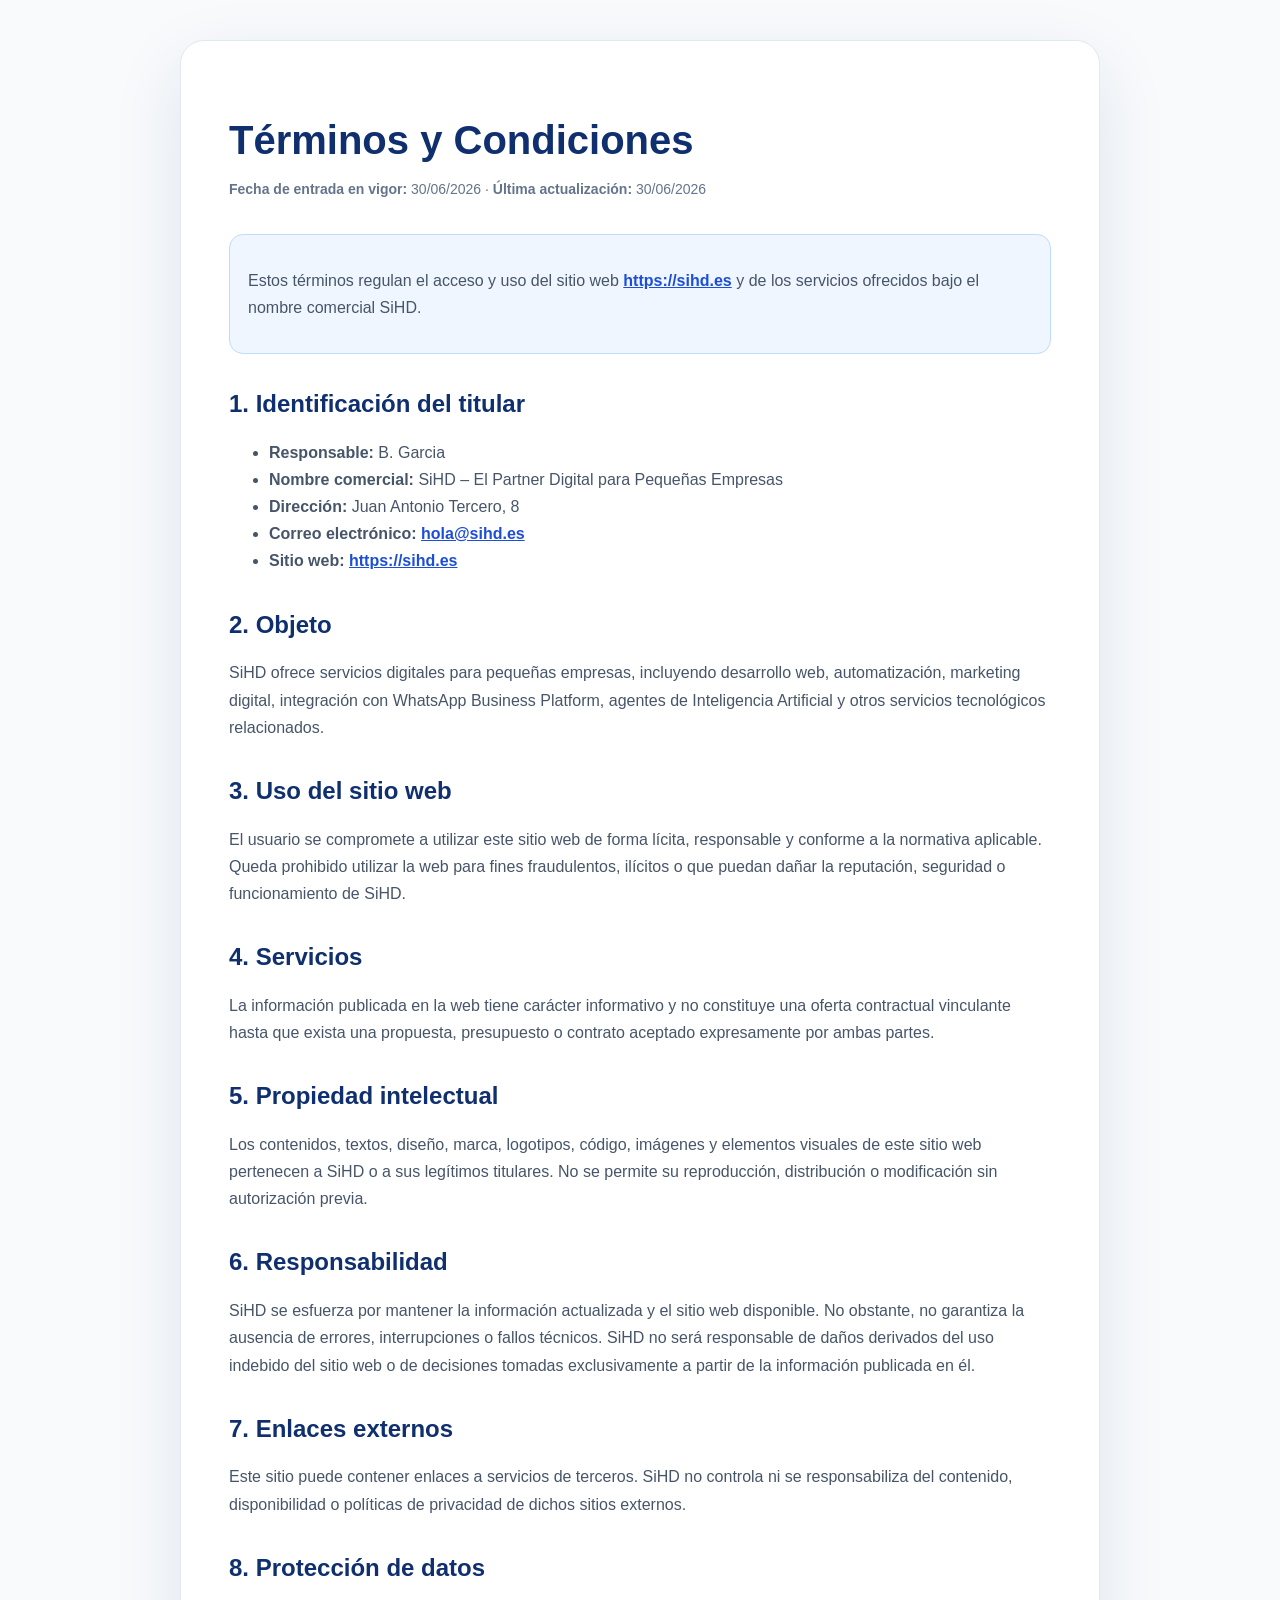
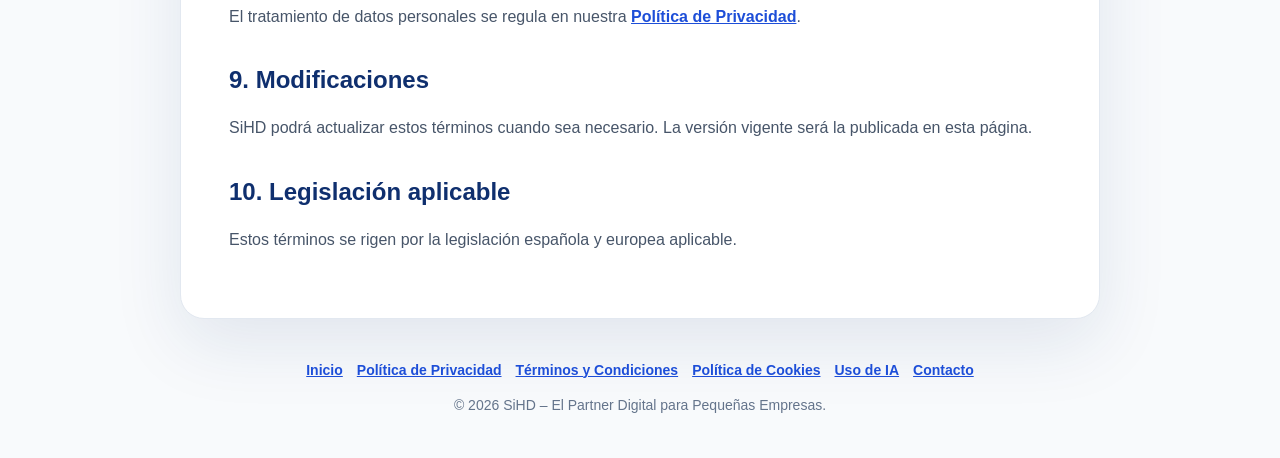
<file: legal/terms.html>
<!DOCTYPE html>
    <html lang="es">
    <head>
      <meta charset="UTF-8">
      <meta name="viewport" content="width=device-width, initial-scale=1.0">
      <title>Términos y Condiciones | SiHD</title>
      <meta name="description" content="Términos y Condiciones de SiHD.">
      <style>
:root{
  --primary:#1d4ed8;
  --primary-dark:#0f2f6e;
  --primary-deep:#081a3a;
  --bg:#ffffff;
  --bg-soft:#f8fafc;
  --text:#0f172a;
  --text-soft:#475569;
  --border:#e2e8f0;
}
*{box-sizing:border-box}
body{
  margin:0;
  font-family:Inter,Arial,sans-serif;
  color:var(--text);
  background:var(--bg-soft);
  line-height:1.7;
}
main{
  max-width:920px;
  margin:40px auto;
  background:white;
  padding:48px;
  border:1px solid var(--border);
  border-radius:24px;
  box-shadow:0 24px 70px rgba(15,47,110,.10);
}
h1,h2{color:var(--primary-dark);line-height:1.2}
h1{font-size:40px;margin-bottom:8px}
h2{margin-top:36px}
p,li{color:var(--text-soft)}
a{color:var(--primary);font-weight:700}
.notice{
  background:#eff6ff;
  border:1px solid #bfdbfe;
  padding:16px 18px;
  border-radius:14px;
  margin:24px 0;
}
.meta{
  color:#64748b;
  font-size:14px;
  margin-bottom:32px;
}
footer{
  max-width:920px;
  margin:0 auto 40px;
  text-align:center;
  color:#64748b;
  font-size:14px;
}
.footer-links{
  display:flex;
  justify-content:center;
  flex-wrap:wrap;
  gap:14px;
  margin-bottom:12px;
}
@media(max-width:720px){
  main{margin:20px 14px;padding:28px}
  h1{font-size:32px}
}
</style>
    </head>
    <body>
      <main>

<h1>Términos y Condiciones</h1>
<p class="meta"><strong>Fecha de entrada en vigor:</strong> 30/06/2026 · <strong>Última actualización:</strong> 30/06/2026</p>

<div class="notice">
  <p>Estos términos regulan el acceso y uso del sitio web <a href="https://sihd.es">https://sihd.es</a> y de los servicios ofrecidos bajo el nombre comercial SiHD.</p>
</div>

<h2>1. Identificación del titular</h2>
<ul>
  <li><strong>Responsable:</strong> B. Garcia</li>
  <li><strong>Nombre comercial:</strong> SiHD – El Partner Digital para Pequeñas Empresas</li>
  <li><strong>Dirección:</strong> Juan Antonio Tercero, 8</li>
  <li><strong>Correo electrónico:</strong> <a href="mailto:hola@sihd.es">hola@sihd.es</a></li>
  <li><strong>Sitio web:</strong> <a href="https://sihd.es">https://sihd.es</a></li>
</ul>

<h2>2. Objeto</h2>
<p>SiHD ofrece servicios digitales para pequeñas empresas, incluyendo desarrollo web, automatización, marketing digital, integración con WhatsApp Business Platform, agentes de Inteligencia Artificial y otros servicios tecnológicos relacionados.</p>

<h2>3. Uso del sitio web</h2>
<p>El usuario se compromete a utilizar este sitio web de forma lícita, responsable y conforme a la normativa aplicable. Queda prohibido utilizar la web para fines fraudulentos, ilícitos o que puedan dañar la reputación, seguridad o funcionamiento de SiHD.</p>

<h2>4. Servicios</h2>
<p>La información publicada en la web tiene carácter informativo y no constituye una oferta contractual vinculante hasta que exista una propuesta, presupuesto o contrato aceptado expresamente por ambas partes.</p>

<h2>5. Propiedad intelectual</h2>
<p>Los contenidos, textos, diseño, marca, logotipos, código, imágenes y elementos visuales de este sitio web pertenecen a SiHD o a sus legítimos titulares. No se permite su reproducción, distribución o modificación sin autorización previa.</p>

<h2>6. Responsabilidad</h2>
<p>SiHD se esfuerza por mantener la información actualizada y el sitio web disponible. No obstante, no garantiza la ausencia de errores, interrupciones o fallos técnicos. SiHD no será responsable de daños derivados del uso indebido del sitio web o de decisiones tomadas exclusivamente a partir de la información publicada en él.</p>

<h2>7. Enlaces externos</h2>
<p>Este sitio puede contener enlaces a servicios de terceros. SiHD no controla ni se responsabiliza del contenido, disponibilidad o políticas de privacidad de dichos sitios externos.</p>

<h2>8. Protección de datos</h2>
<p>El tratamiento de datos personales se regula en nuestra <a href="/legal/privacy-policy.html">Política de Privacidad</a>.</p>

<h2>9. Modificaciones</h2>
<p>SiHD podrá actualizar estos términos cuando sea necesario. La versión vigente será la publicada en esta página.</p>

<h2>10. Legislación aplicable</h2>
<p>Estos términos se rigen por la legislación española y europea aplicable.</p>

      </main>
      <footer>
        <div class="footer-links">
          <a href="/">Inicio</a>
          <a href="/legal/privacy-policy.html">Política de Privacidad</a>
          <a href="/legal/terms.html">Términos y Condiciones</a>
          <a href="/legal/cookies.html">Política de Cookies</a>
          <a href="/legal/ai-policy.html">Uso de IA</a>
          <a href="mailto:hola@sihd.es">Contacto</a>
        </div>
        <div>© 2026 SiHD – El Partner Digital para Pequeñas Empresas.</div>
      </footer>
    </body>
    </html>
</file>
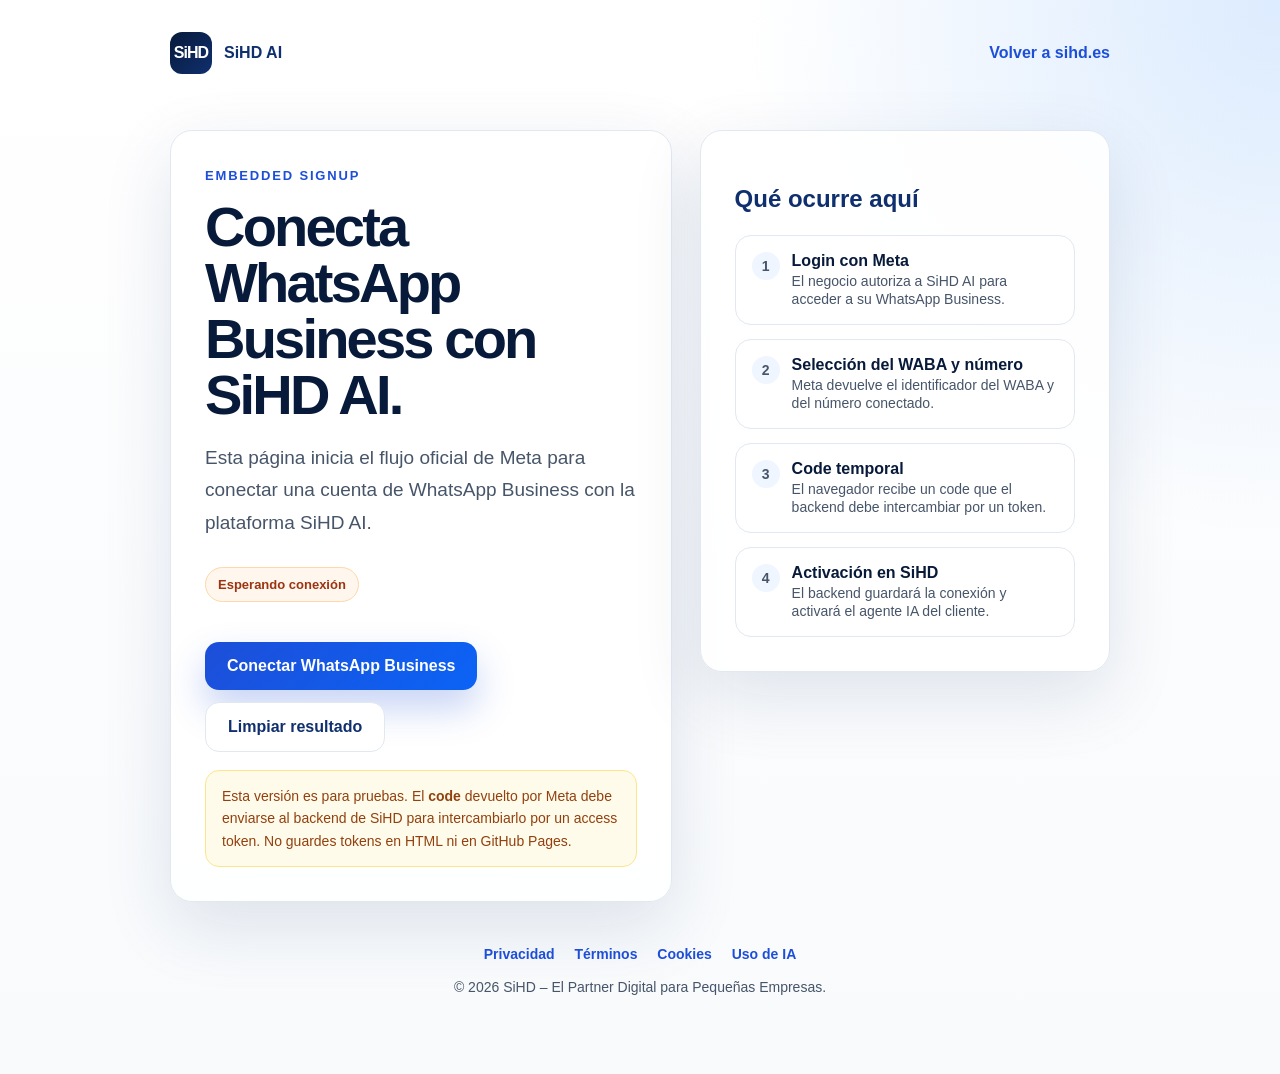
<file: v3.0/connect-whatsapp.html>
<!DOCTYPE html>
<html lang="es">
<head>
  <meta charset="UTF-8" />
  <meta name="viewport" content="width=device-width, initial-scale=1.0" />
  <title>Conectar WhatsApp Business | SiHD</title>
  <meta name="description" content="Conecta tu cuenta de WhatsApp Business con SiHD AI." />
  <style>
    :root{--primary:#1d4ed8;--primary-dark:#0f2f6e;--primary-deep:#081a3a;--primary-light:#60a5fa;--bg:#f8fafc;--surface:#fff;--text:#0f172a;--text-soft:#475569;--border:#e2e8f0;--success:#16a34a;--error:#dc2626;--radius:22px}*{box-sizing:border-box}body{margin:0;font-family:Inter,Arial,sans-serif;color:var(--text);background:radial-gradient(circle at top right,rgba(96,165,250,.22),transparent 32%),linear-gradient(180deg,#fff 0%,var(--bg) 100%);min-height:100vh}.container{max-width:980px;margin:0 auto;padding:32px 20px 60px}.topbar{display:flex;align-items:center;justify-content:space-between;gap:18px;margin-bottom:56px}.brand{display:flex;align-items:center;gap:12px;font-weight:900;color:var(--primary-dark);text-decoration:none}.brand-mark{width:42px;height:42px;border-radius:12px;background:linear-gradient(135deg,var(--primary-deep),var(--primary-dark));color:white;display:flex;align-items:center;justify-content:center;font-weight:900;letter-spacing:-.06em}.home-link{color:var(--primary);font-weight:800;text-decoration:none}.hero{display:grid;grid-template-columns:1.1fr .9fr;gap:28px;align-items:start}.card{background:rgba(255,255,255,.92);border:1px solid var(--border);border-radius:var(--radius);box-shadow:0 24px 70px rgba(15,47,110,.12);padding:34px}.eyebrow{margin:0 0 12px;font-size:13px;font-weight:900;color:var(--primary);text-transform:uppercase;letter-spacing:.14em}h1{margin:0 0 18px;color:var(--primary-deep);font-size:clamp(36px,5vw,56px);line-height:1;letter-spacing:-.05em}h2{color:var(--primary-dark)}p{color:var(--text-soft);line-height:1.7}.lead{font-size:19px;margin-bottom:28px}.btn{appearance:none;border:0;border-radius:14px;background:linear-gradient(135deg,var(--primary),#0b63f6);color:white;font-weight:900;padding:15px 22px;cursor:pointer;box-shadow:0 18px 36px rgba(29,78,216,.25);transition:.22s ease;font-size:16px}.btn:hover{transform:translateY(-2px);box-shadow:0 24px 48px rgba(29,78,216,.32)}.secondary{background:white;color:var(--primary-dark);border:1px solid var(--border);box-shadow:none}.actions{display:flex;flex-wrap:wrap;gap:12px;margin-top:22px}.steps{display:grid;gap:14px;margin-top:22px}.step{display:flex;gap:12px;align-items:flex-start;padding:16px;border:1px solid var(--border);border-radius:16px;background:#fff}.step-number{width:28px;height:28px;border-radius:999px;background:#eff6ff;color:var(--primary);display:flex;align-items:center;justify-content:center;font-weight:900;flex:0 0 auto}.step strong{display:block;color:var(--primary-deep);margin-bottom:2px}.step span{color:var(--text-soft);font-size:14px}.status{display:inline-flex;align-items:center;gap:8px;padding:9px 12px;border-radius:999px;background:#fff7ed;color:#9a3412;font-weight:800;font-size:13px;margin-bottom:18px;border:1px solid #fed7aa}.status.ok{background:#ecfdf5;color:#166534;border-color:#bbf7d0}.status.error{background:#fef2f2;color:#991b1b;border-color:#fecaca}.result{margin-top:20px;display:none}.result.visible{display:block}pre{white-space:pre-wrap;word-break:break-word;background:#06152f;color:#dbeafe;padding:18px;border-radius:16px;overflow:auto;font-size:13px;line-height:1.55}.small{font-size:13px;color:#64748b}.warning{background:#fffbeb;border:1px solid #fde68a;color:#92400e;padding:14px 16px;border-radius:14px;margin-top:18px;font-size:14px;line-height:1.6}footer{margin-top:44px;text-align:center;color:#64748b;font-size:14px}footer a{color:var(--primary);font-weight:800;text-decoration:none;margin:0 8px}@media(max-width:850px){.hero{grid-template-columns:1fr}.topbar{margin-bottom:30px}.card{padding:24px}}
  </style>
</head>
<body>
  <div id="fb-root"></div>
  <div class="container">
    <header class="topbar">
      <a class="brand" href="/"><span class="brand-mark">SiHD</span><span>SiHD AI</span></a>
      <a class="home-link" href="/">Volver a sihd.es</a>
    </header>
    <main class="hero">
      <section class="card">
        <p class="eyebrow">Embedded Signup</p>
        <h1>Conecta WhatsApp Business con SiHD AI.</h1>
        <p class="lead">Esta página inicia el flujo oficial de Meta para conectar una cuenta de WhatsApp Business con la plataforma SiHD AI.</p>
        <div id="status" class="status">Esperando conexión</div>
        <div class="actions">
          <button class="btn" onclick="launchWhatsAppSignup()">Conectar WhatsApp Business</button>
          <button class="btn secondary" onclick="clearResult()">Limpiar resultado</button>
        </div>
        <div class="warning">Esta versión es para pruebas. El <strong>code</strong> devuelto por Meta debe enviarse al backend de SiHD para intercambiarlo por un access token. No guardes tokens en HTML ni en GitHub Pages.</div>
        <div id="result" class="result">
          <h2>Resultado del flujo</h2>
          <p class="small">Datos recibidos desde Meta. Cuando el backend esté listo, estos datos se enviarán por API.</p>
          <pre id="resultJson">{}</pre>
        </div>
      </section>
      <aside class="card">
        <h2>Qué ocurre aquí</h2>
        <div class="steps">
          <div class="step"><span class="step-number">1</span><div><strong>Login con Meta</strong><span>El negocio autoriza a SiHD AI para acceder a su WhatsApp Business.</span></div></div>
          <div class="step"><span class="step-number">2</span><div><strong>Selección del WABA y número</strong><span>Meta devuelve el identificador del WABA y del número conectado.</span></div></div>
          <div class="step"><span class="step-number">3</span><div><strong>Code temporal</strong><span>El navegador recibe un code que el backend debe intercambiar por un token.</span></div></div>
          <div class="step"><span class="step-number">4</span><div><strong>Activación en SiHD</strong><span>El backend guardará la conexión y activará el agente IA del cliente.</span></div></div>
        </div>
      </aside>
    </main>
    <footer>
      <a href="/legal/privacy-policy.html">Privacidad</a>
      <a href="/legal/terms.html">Términos</a>
      <a href="/legal/cookies.html">Cookies</a>
      <a href="/legal/ai-policy.html">Uso de IA</a>
      <p>© 2026 SiHD – El Partner Digital para Pequeñas Empresas.</p>
    </footer>
  </div>
  <script>
    const SIHD_META_APP_ID = "1518045219224457";
    const SIHD_EMBEDDED_SIGNUP_CONFIG_ID = "1489878055735446";
    const SIHD_BACKEND_CALLBACK_URL = ""; // Ejemplo: "https://api.sihd.es/api/v1/whatsapp/embedded-signup/callback"
    window.fbAsyncInit = function() { FB.init({ appId: SIHD_META_APP_ID, autoLogAppEvents: true, xfbml: true, version: "v25.0" }); };
    (function(d, s, id) { var js, fjs = d.getElementsByTagName(s)[0]; if (d.getElementById(id)) return; js = d.createElement(s); js.id = id; js.async = true; js.defer = true; js.crossOrigin = "anonymous"; js.src = "https://connect.facebook.net/en_US/sdk.js"; fjs.parentNode.insertBefore(js, fjs); }(document, "script", "facebook-jssdk"));
    let embeddedSignupSessionInfo = null;
    window.addEventListener("message", (event) => { if (event.origin !== "https://www.facebook.com" && event.origin !== "https://web.facebook.com") return; try { const data = JSON.parse(event.data); if (data.type === "WA_EMBEDDED_SIGNUP") { embeddedSignupSessionInfo = data; showResult({ event: "WA_EMBEDDED_SIGNUP", sessionInfo: data }); } } catch (error) {} });
    function fbLoginCallback(response) { const payload = { event: "FB_LOGIN_CALLBACK", authResponse: response && response.authResponse ? { code: response.authResponse.code, userID: response.authResponse.userID, expiresIn: response.authResponse.expiresIn } : null, status: response ? response.status : null, sessionInfo: embeddedSignupSessionInfo }; showResult(payload); if (response && response.authResponse && response.authResponse.code) { setStatus("Conexión completada. Code recibido.", "ok"); if (SIHD_BACKEND_CALLBACK_URL) sendToBackend(payload); } else { setStatus("El flujo terminó sin devolver code.", "error"); } }
    function launchWhatsAppSignup() { setStatus("Abriendo Embedded Signup...", ""); FB.login(fbLoginCallback, { config_id: SIHD_EMBEDDED_SIGNUP_CONFIG_ID, response_type: "code", override_default_response_type: true, extras: { version: "v4", setup: { business: { id: null, name: null, email: null, phone: { code: "34", number: null }, website: "https://sihd.es" } } } }); }
    async function sendToBackend(payload) { try { const response = await fetch(SIHD_BACKEND_CALLBACK_URL, { method: "POST", headers: { "Content-Type": "application/json" }, body: JSON.stringify(payload) }); const backendResult = await response.json().catch(() => null); showResult({ sentToBackend: true, backendStatus: response.status, backendResult, originalPayload: payload }); setStatus(response.ok ? "Conexión enviada al backend correctamente." : "El backend respondió con error.", response.ok ? "ok" : "error"); } catch (error) { showResult({ sentToBackend: false, error: error.message, originalPayload: payload }); setStatus("No se pudo enviar al backend.", "error"); } }
    function showResult(data) { document.getElementById("result").classList.add("visible"); document.getElementById("resultJson").textContent = JSON.stringify(data, null, 2); console.log("SiHD Embedded Signup result:", data); }
    function clearResult() { embeddedSignupSessionInfo = null; document.getElementById("result").classList.remove("visible"); document.getElementById("resultJson").textContent = "{}"; setStatus("Esperando conexión", ""); }
    function setStatus(message, type) { const status = document.getElementById("status"); status.textContent = message; status.className = "status"; if (type === "ok") status.classList.add("ok"); if (type === "error") status.classList.add("error"); }
  </script>
</body>
</html>
</file>
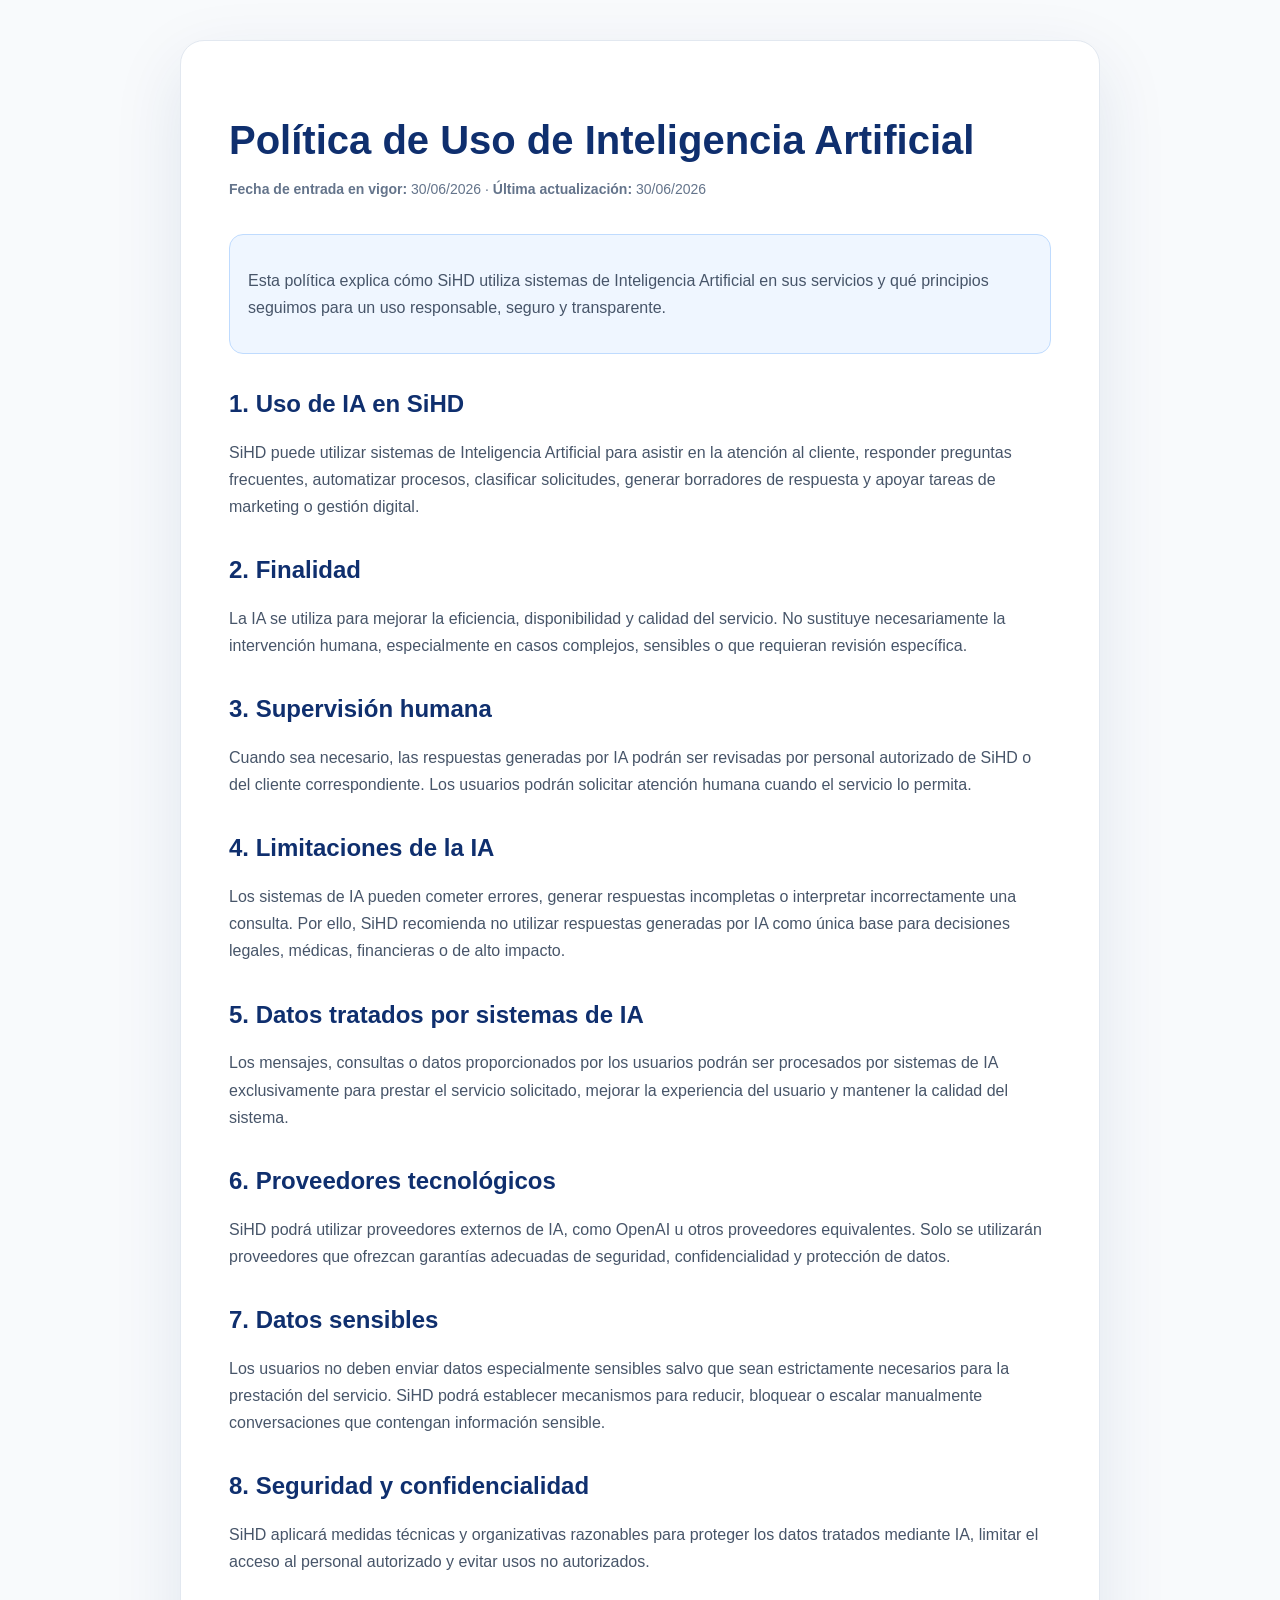
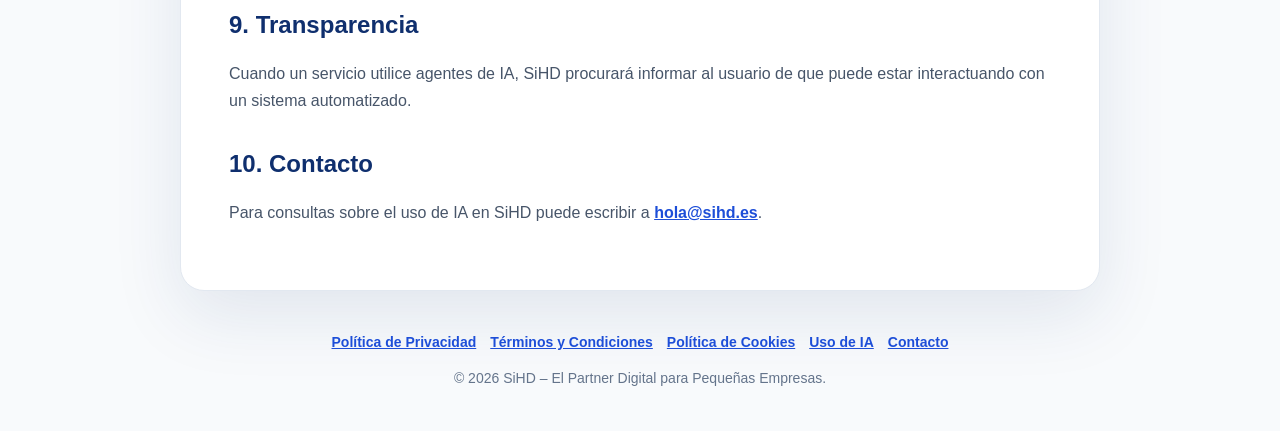
<file: v2.0/legal/ai-policy.html>
<!DOCTYPE html>
    <html lang="es">
    <head>
      <meta charset="UTF-8">
      <meta name="viewport" content="width=device-width, initial-scale=1.0">
      <title>AI Usage Policy / Responsible AI | SiHD</title>
      <meta name="description" content="AI Usage Policy / Responsible AI de SiHD.">
      <style>
:root{
  --primary:#1d4ed8;
  --primary-dark:#0f2f6e;
  --primary-deep:#081a3a;
  --bg:#ffffff;
  --bg-soft:#f8fafc;
  --text:#0f172a;
  --text-soft:#475569;
  --border:#e2e8f0;
}
*{box-sizing:border-box}
body{
  margin:0;
  font-family:Inter,Arial,sans-serif;
  color:var(--text);
  background:var(--bg-soft);
  line-height:1.7;
}
main{
  max-width:920px;
  margin:40px auto;
  background:white;
  padding:48px;
  border:1px solid var(--border);
  border-radius:24px;
  box-shadow:0 24px 70px rgba(15,47,110,.10);
}
h1,h2{color:var(--primary-dark);line-height:1.2}
h1{font-size:40px;margin-bottom:8px}
h2{margin-top:36px}
p,li{color:var(--text-soft)}
a{color:var(--primary);font-weight:700}
.notice{
  background:#eff6ff;
  border:1px solid #bfdbfe;
  padding:16px 18px;
  border-radius:14px;
  margin:24px 0;
}
.meta{
  color:#64748b;
  font-size:14px;
  margin-bottom:32px;
}
footer{
  max-width:920px;
  margin:0 auto 40px;
  text-align:center;
  color:#64748b;
  font-size:14px;
}
.footer-links{
  display:flex;
  justify-content:center;
  flex-wrap:wrap;
  gap:14px;
  margin-bottom:12px;
}
@media(max-width:720px){
  main{margin:20px 14px;padding:28px}
  h1{font-size:32px}
}
</style>
    </head>
    <body>
      <main>

<h1>Política de Uso de Inteligencia Artificial</h1>
<p class="meta"><strong>Fecha de entrada en vigor:</strong> 30/06/2026 · <strong>Última actualización:</strong> 30/06/2026</p>

<div class="notice">
  <p>Esta política explica cómo SiHD utiliza sistemas de Inteligencia Artificial en sus servicios y qué principios seguimos para un uso responsable, seguro y transparente.</p>
</div>

<h2>1. Uso de IA en SiHD</h2>
<p>SiHD puede utilizar sistemas de Inteligencia Artificial para asistir en la atención al cliente, responder preguntas frecuentes, automatizar procesos, clasificar solicitudes, generar borradores de respuesta y apoyar tareas de marketing o gestión digital.</p>

<h2>2. Finalidad</h2>
<p>La IA se utiliza para mejorar la eficiencia, disponibilidad y calidad del servicio. No sustituye necesariamente la intervención humana, especialmente en casos complejos, sensibles o que requieran revisión específica.</p>

<h2>3. Supervisión humana</h2>
<p>Cuando sea necesario, las respuestas generadas por IA podrán ser revisadas por personal autorizado de SiHD o del cliente correspondiente. Los usuarios podrán solicitar atención humana cuando el servicio lo permita.</p>

<h2>4. Limitaciones de la IA</h2>
<p>Los sistemas de IA pueden cometer errores, generar respuestas incompletas o interpretar incorrectamente una consulta. Por ello, SiHD recomienda no utilizar respuestas generadas por IA como única base para decisiones legales, médicas, financieras o de alto impacto.</p>

<h2>5. Datos tratados por sistemas de IA</h2>
<p>Los mensajes, consultas o datos proporcionados por los usuarios podrán ser procesados por sistemas de IA exclusivamente para prestar el servicio solicitado, mejorar la experiencia del usuario y mantener la calidad del sistema.</p>

<h2>6. Proveedores tecnológicos</h2>
<p>SiHD podrá utilizar proveedores externos de IA, como OpenAI u otros proveedores equivalentes. Solo se utilizarán proveedores que ofrezcan garantías adecuadas de seguridad, confidencialidad y protección de datos.</p>

<h2>7. Datos sensibles</h2>
<p>Los usuarios no deben enviar datos especialmente sensibles salvo que sean estrictamente necesarios para la prestación del servicio. SiHD podrá establecer mecanismos para reducir, bloquear o escalar manualmente conversaciones que contengan información sensible.</p>

<h2>8. Seguridad y confidencialidad</h2>
<p>SiHD aplicará medidas técnicas y organizativas razonables para proteger los datos tratados mediante IA, limitar el acceso al personal autorizado y evitar usos no autorizados.</p>

<h2>9. Transparencia</h2>
<p>Cuando un servicio utilice agentes de IA, SiHD procurará informar al usuario de que puede estar interactuando con un sistema automatizado.</p>

<h2>10. Contacto</h2>
<p>Para consultas sobre el uso de IA en SiHD puede escribir a <a href="mailto:hola@sihd.es">hola@sihd.es</a>.</p>

      </main>
      <footer>
        <div class="footer-links">
          <a href="/privacy-policy.html">Política de Privacidad</a>
          <a href="/terms.html">Términos y Condiciones</a>
          <a href="/cookies.html">Política de Cookies</a>
          <a href="/ai-policy.html">Uso de IA</a>
          <a href="mailto:hola@sihd.es">Contacto</a>
        </div>
        <div>© 2026 SiHD – El Partner Digital para Pequeñas Empresas.</div>
      </footer>
    </body>
    </html>
</file>
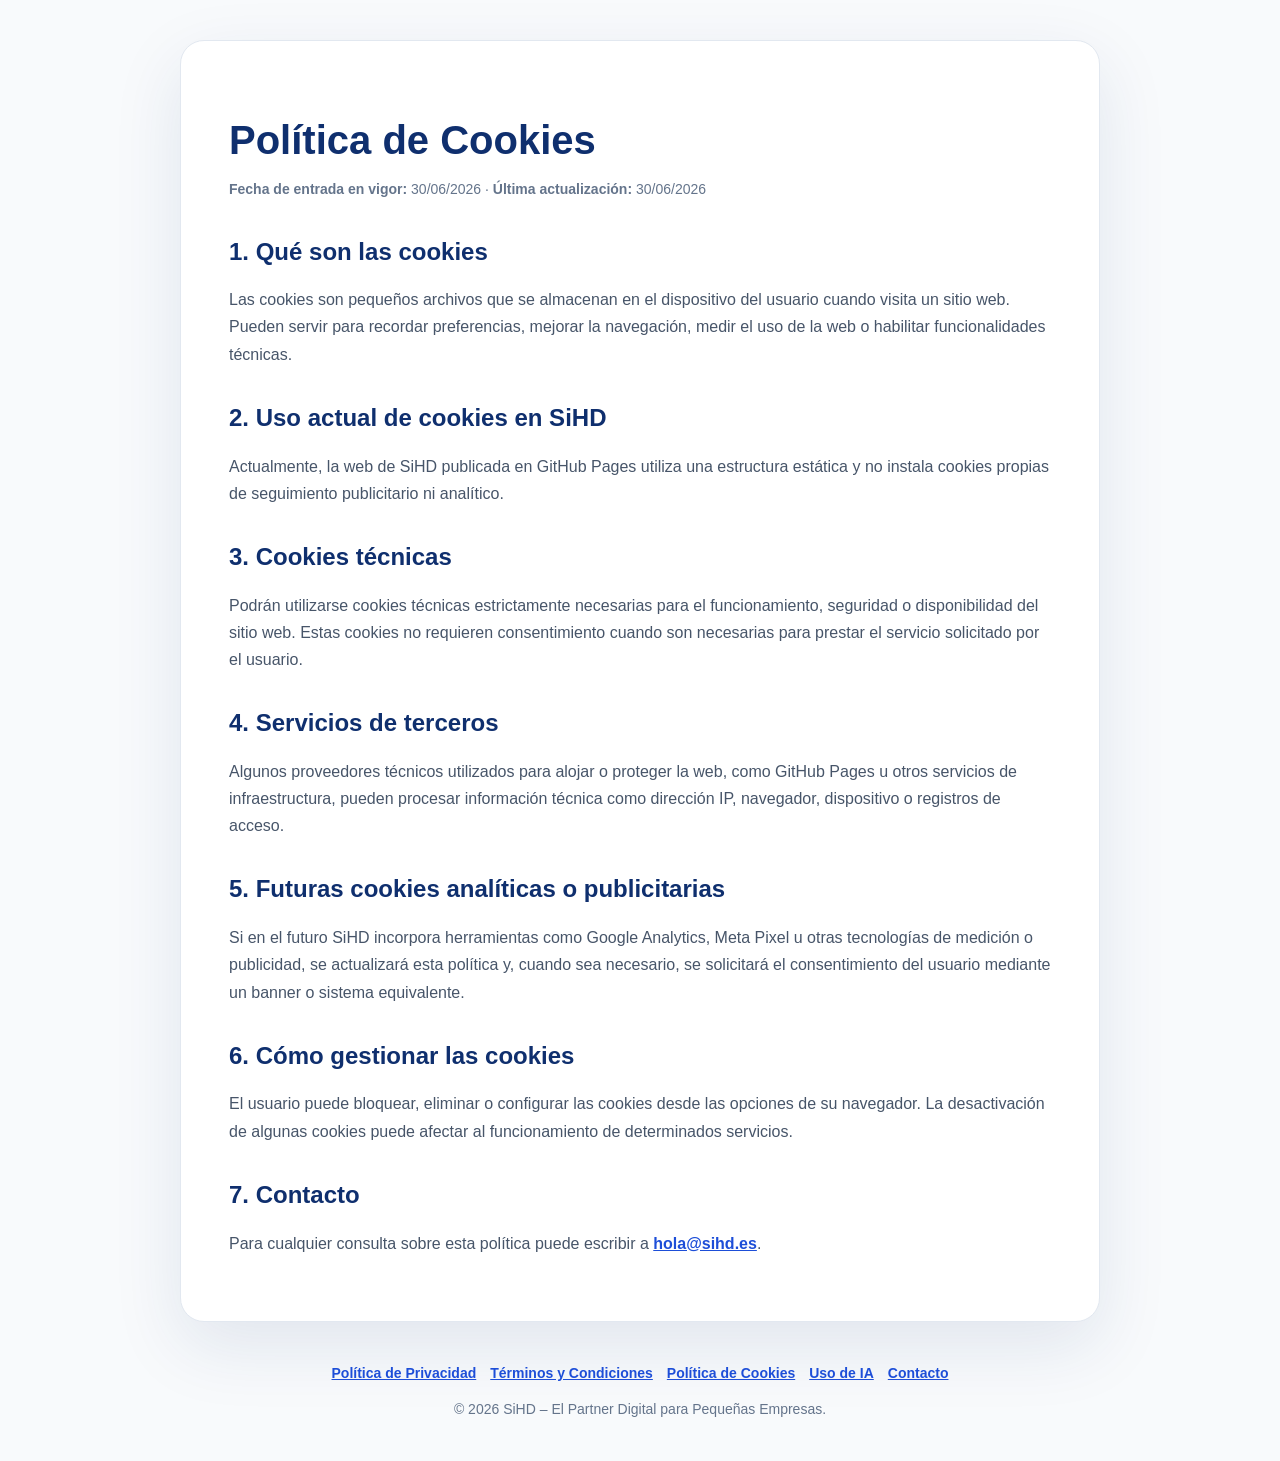
<file: v2.0/legal/cookies.html>
<!DOCTYPE html>
    <html lang="es">
    <head>
      <meta charset="UTF-8">
      <meta name="viewport" content="width=device-width, initial-scale=1.0">
      <title>Política de Cookies | SiHD</title>
      <meta name="description" content="Política de Cookies de SiHD.">
      <style>
:root{
  --primary:#1d4ed8;
  --primary-dark:#0f2f6e;
  --primary-deep:#081a3a;
  --bg:#ffffff;
  --bg-soft:#f8fafc;
  --text:#0f172a;
  --text-soft:#475569;
  --border:#e2e8f0;
}
*{box-sizing:border-box}
body{
  margin:0;
  font-family:Inter,Arial,sans-serif;
  color:var(--text);
  background:var(--bg-soft);
  line-height:1.7;
}
main{
  max-width:920px;
  margin:40px auto;
  background:white;
  padding:48px;
  border:1px solid var(--border);
  border-radius:24px;
  box-shadow:0 24px 70px rgba(15,47,110,.10);
}
h1,h2{color:var(--primary-dark);line-height:1.2}
h1{font-size:40px;margin-bottom:8px}
h2{margin-top:36px}
p,li{color:var(--text-soft)}
a{color:var(--primary);font-weight:700}
.notice{
  background:#eff6ff;
  border:1px solid #bfdbfe;
  padding:16px 18px;
  border-radius:14px;
  margin:24px 0;
}
.meta{
  color:#64748b;
  font-size:14px;
  margin-bottom:32px;
}
footer{
  max-width:920px;
  margin:0 auto 40px;
  text-align:center;
  color:#64748b;
  font-size:14px;
}
.footer-links{
  display:flex;
  justify-content:center;
  flex-wrap:wrap;
  gap:14px;
  margin-bottom:12px;
}
@media(max-width:720px){
  main{margin:20px 14px;padding:28px}
  h1{font-size:32px}
}
</style>
    </head>
    <body>
      <main>

<h1>Política de Cookies</h1>
<p class="meta"><strong>Fecha de entrada en vigor:</strong> 30/06/2026 · <strong>Última actualización:</strong> 30/06/2026</p>

<h2>1. Qué son las cookies</h2>
<p>Las cookies son pequeños archivos que se almacenan en el dispositivo del usuario cuando visita un sitio web. Pueden servir para recordar preferencias, mejorar la navegación, medir el uso de la web o habilitar funcionalidades técnicas.</p>

<h2>2. Uso actual de cookies en SiHD</h2>
<p>Actualmente, la web de SiHD publicada en GitHub Pages utiliza una estructura estática y no instala cookies propias de seguimiento publicitario ni analítico.</p>

<h2>3. Cookies técnicas</h2>
<p>Podrán utilizarse cookies técnicas estrictamente necesarias para el funcionamiento, seguridad o disponibilidad del sitio web. Estas cookies no requieren consentimiento cuando son necesarias para prestar el servicio solicitado por el usuario.</p>

<h2>4. Servicios de terceros</h2>
<p>Algunos proveedores técnicos utilizados para alojar o proteger la web, como GitHub Pages u otros servicios de infraestructura, pueden procesar información técnica como dirección IP, navegador, dispositivo o registros de acceso.</p>

<h2>5. Futuras cookies analíticas o publicitarias</h2>
<p>Si en el futuro SiHD incorpora herramientas como Google Analytics, Meta Pixel u otras tecnologías de medición o publicidad, se actualizará esta política y, cuando sea necesario, se solicitará el consentimiento del usuario mediante un banner o sistema equivalente.</p>

<h2>6. Cómo gestionar las cookies</h2>
<p>El usuario puede bloquear, eliminar o configurar las cookies desde las opciones de su navegador. La desactivación de algunas cookies puede afectar al funcionamiento de determinados servicios.</p>

<h2>7. Contacto</h2>
<p>Para cualquier consulta sobre esta política puede escribir a <a href="mailto:hola@sihd.es">hola@sihd.es</a>.</p>

      </main>
      <footer>
        <div class="footer-links">
          <a href="/privacy-policy.html">Política de Privacidad</a>
          <a href="/terms.html">Términos y Condiciones</a>
          <a href="/cookies.html">Política de Cookies</a>
          <a href="/ai-policy.html">Uso de IA</a>
          <a href="mailto:hola@sihd.es">Contacto</a>
        </div>
        <div>© 2026 SiHD – El Partner Digital para Pequeñas Empresas.</div>
      </footer>
    </body>
    </html>
</file>
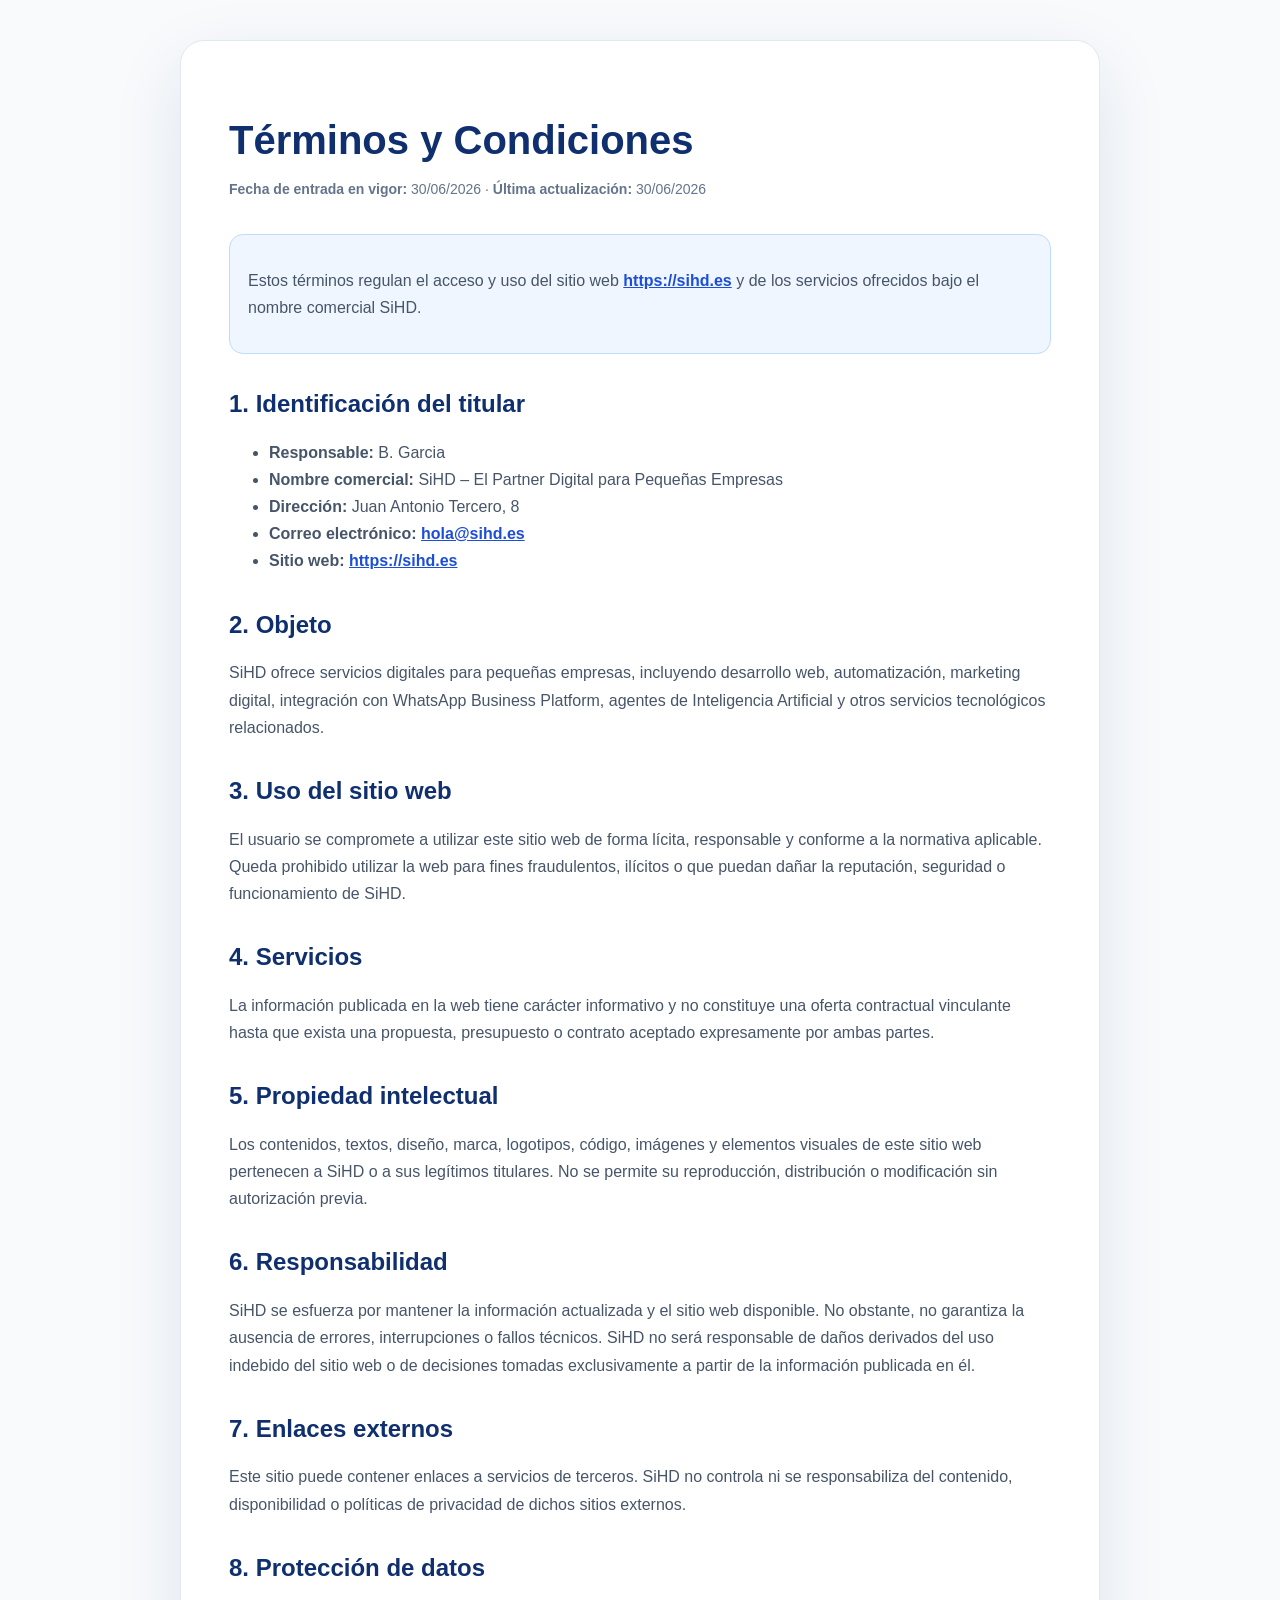
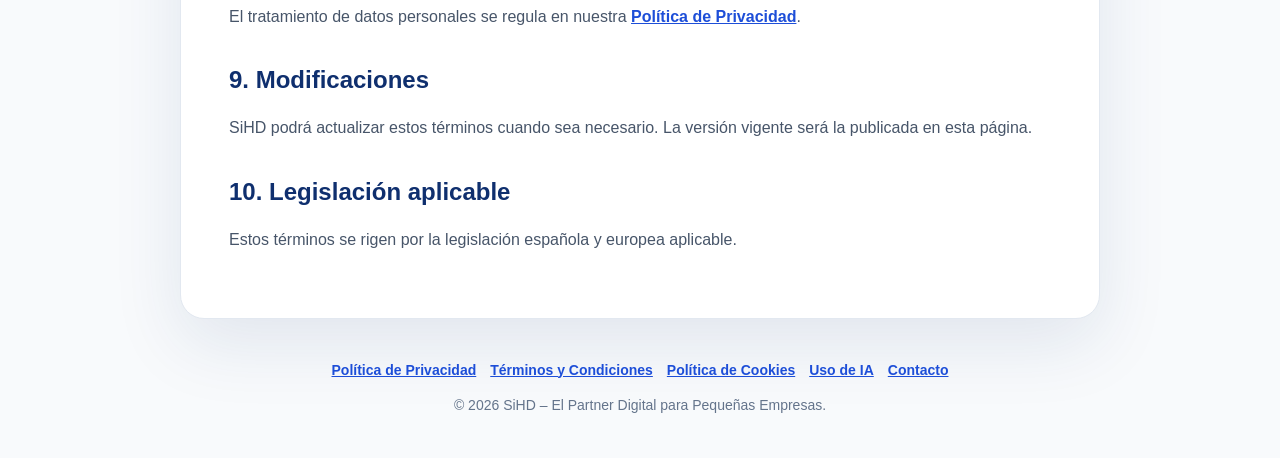
<file: v2.0/legal/terms.html>
<!DOCTYPE html>
    <html lang="es">
    <head>
      <meta charset="UTF-8">
      <meta name="viewport" content="width=device-width, initial-scale=1.0">
      <title>Términos y Condiciones | SiHD</title>
      <meta name="description" content="Términos y Condiciones de SiHD.">
      <style>
:root{
  --primary:#1d4ed8;
  --primary-dark:#0f2f6e;
  --primary-deep:#081a3a;
  --bg:#ffffff;
  --bg-soft:#f8fafc;
  --text:#0f172a;
  --text-soft:#475569;
  --border:#e2e8f0;
}
*{box-sizing:border-box}
body{
  margin:0;
  font-family:Inter,Arial,sans-serif;
  color:var(--text);
  background:var(--bg-soft);
  line-height:1.7;
}
main{
  max-width:920px;
  margin:40px auto;
  background:white;
  padding:48px;
  border:1px solid var(--border);
  border-radius:24px;
  box-shadow:0 24px 70px rgba(15,47,110,.10);
}
h1,h2{color:var(--primary-dark);line-height:1.2}
h1{font-size:40px;margin-bottom:8px}
h2{margin-top:36px}
p,li{color:var(--text-soft)}
a{color:var(--primary);font-weight:700}
.notice{
  background:#eff6ff;
  border:1px solid #bfdbfe;
  padding:16px 18px;
  border-radius:14px;
  margin:24px 0;
}
.meta{
  color:#64748b;
  font-size:14px;
  margin-bottom:32px;
}
footer{
  max-width:920px;
  margin:0 auto 40px;
  text-align:center;
  color:#64748b;
  font-size:14px;
}
.footer-links{
  display:flex;
  justify-content:center;
  flex-wrap:wrap;
  gap:14px;
  margin-bottom:12px;
}
@media(max-width:720px){
  main{margin:20px 14px;padding:28px}
  h1{font-size:32px}
}
</style>
    </head>
    <body>
      <main>

<h1>Términos y Condiciones</h1>
<p class="meta"><strong>Fecha de entrada en vigor:</strong> 30/06/2026 · <strong>Última actualización:</strong> 30/06/2026</p>

<div class="notice">
  <p>Estos términos regulan el acceso y uso del sitio web <a href="https://sihd.es">https://sihd.es</a> y de los servicios ofrecidos bajo el nombre comercial SiHD.</p>
</div>

<h2>1. Identificación del titular</h2>
<ul>
  <li><strong>Responsable:</strong> B. Garcia</li>
  <li><strong>Nombre comercial:</strong> SiHD – El Partner Digital para Pequeñas Empresas</li>
  <li><strong>Dirección:</strong> Juan Antonio Tercero, 8</li>
  <li><strong>Correo electrónico:</strong> <a href="mailto:hola@sihd.es">hola@sihd.es</a></li>
  <li><strong>Sitio web:</strong> <a href="https://sihd.es">https://sihd.es</a></li>
</ul>

<h2>2. Objeto</h2>
<p>SiHD ofrece servicios digitales para pequeñas empresas, incluyendo desarrollo web, automatización, marketing digital, integración con WhatsApp Business Platform, agentes de Inteligencia Artificial y otros servicios tecnológicos relacionados.</p>

<h2>3. Uso del sitio web</h2>
<p>El usuario se compromete a utilizar este sitio web de forma lícita, responsable y conforme a la normativa aplicable. Queda prohibido utilizar la web para fines fraudulentos, ilícitos o que puedan dañar la reputación, seguridad o funcionamiento de SiHD.</p>

<h2>4. Servicios</h2>
<p>La información publicada en la web tiene carácter informativo y no constituye una oferta contractual vinculante hasta que exista una propuesta, presupuesto o contrato aceptado expresamente por ambas partes.</p>

<h2>5. Propiedad intelectual</h2>
<p>Los contenidos, textos, diseño, marca, logotipos, código, imágenes y elementos visuales de este sitio web pertenecen a SiHD o a sus legítimos titulares. No se permite su reproducción, distribución o modificación sin autorización previa.</p>

<h2>6. Responsabilidad</h2>
<p>SiHD se esfuerza por mantener la información actualizada y el sitio web disponible. No obstante, no garantiza la ausencia de errores, interrupciones o fallos técnicos. SiHD no será responsable de daños derivados del uso indebido del sitio web o de decisiones tomadas exclusivamente a partir de la información publicada en él.</p>

<h2>7. Enlaces externos</h2>
<p>Este sitio puede contener enlaces a servicios de terceros. SiHD no controla ni se responsabiliza del contenido, disponibilidad o políticas de privacidad de dichos sitios externos.</p>

<h2>8. Protección de datos</h2>
<p>El tratamiento de datos personales se regula en nuestra <a href="/privacy-policy.html">Política de Privacidad</a>.</p>

<h2>9. Modificaciones</h2>
<p>SiHD podrá actualizar estos términos cuando sea necesario. La versión vigente será la publicada en esta página.</p>

<h2>10. Legislación aplicable</h2>
<p>Estos términos se rigen por la legislación española y europea aplicable.</p>

      </main>
      <footer>
        <div class="footer-links">
          <a href="/privacy-policy.html">Política de Privacidad</a>
          <a href="/terms.html">Términos y Condiciones</a>
          <a href="/cookies.html">Política de Cookies</a>
          <a href="/ai-policy.html">Uso de IA</a>
          <a href="mailto:hola@sihd.es">Contacto</a>
        </div>
        <div>© 2026 SiHD – El Partner Digital para Pequeñas Empresas.</div>
      </footer>
    </body>
    </html>
</file>
<file: css/style.css>
:root{
  --primary:#1d4ed8;
  --primary-dark:#0f2f6e;
  --primary-deep:#081a3a;
  --primary-light:#60a5fa;
  --cyan:#22d3ee;
  --bg:#ffffff;
  --bg-soft:#f8fafc;
  --surface:#ffffff;
  --text:#0f172a;
  --text-soft:#475569;
  --muted:#64748b;
  --border:#e2e8f0;
  --shadow:0 24px 70px rgba(15,47,110,.12);
  --radius:22px;
  --container:1180px;
}
*{box-sizing:border-box}
html{scroll-behavior:smooth}
body{margin:0;font-family:Inter,ui-sans-serif,system-ui,-apple-system,BlinkMacSystemFont,"Segoe UI",sans-serif;color:var(--text);background:var(--bg);line-height:1.6;-webkit-font-smoothing:antialiased;text-rendering:optimizeLegibility}
a{color:inherit;text-decoration:none} img{max-width:100%;display:block}.container{width:min(var(--container),calc(100% - 40px));margin-inline:auto}.section-pad{padding:112px 0}.soft{background:linear-gradient(180deg,#f8fafc 0%,#ffffff 100%)}.site-header{position:sticky;top:0;z-index:100;background:rgba(255,255,255,.86);backdrop-filter:blur(18px);border-bottom:1px solid rgba(226,232,240,.8)}.nav{height:78px;display:flex;align-items:center;justify-content:space-between;gap:24px}.brand{display:flex;align-items:center}.brand-logo{height:42px;width:auto;object-fit:contain}.nav-menu{display:flex;align-items:center;gap:8px}.nav-menu a{font-size:14px;font-weight:700;color:#334155;padding:10px 14px;border-radius:999px;transition:.2s ease}.nav-menu a:hover{color:var(--primary);background:#eff6ff}.nav-cta{background:var(--primary)!important;color:white!important;box-shadow:0 10px 24px rgba(29,78,216,.25)}.nav-toggle{display:none;background:transparent;border:0;padding:8px;cursor:pointer}.nav-toggle span{display:block;width:24px;height:2px;margin:5px;background:var(--text);border-radius:999px}.hero{position:relative;overflow:hidden;background:radial-gradient(circle at 85% 15%,rgba(96,165,250,.28),transparent 34%),radial-gradient(circle at 5% 10%,rgba(34,211,238,.16),transparent 28%),linear-gradient(180deg,#fff 0%,#f8fbff 100%)}.hero:before{content:"";position:absolute;inset:0;background-image:linear-gradient(rgba(15,47,110,.06) 1px,transparent 1px),linear-gradient(90deg,rgba(15,47,110,.06) 1px,transparent 1px);background-size:54px 54px;mask-image:linear-gradient(to bottom,rgba(0,0,0,.8),transparent 70%)}.hero-grid{position:relative;display:grid;grid-template-columns:1.04fr .96fr;gap:64px;align-items:center;min-height:720px}.eyebrow{margin:0 0 14px;font-size:13px;font-weight:800;letter-spacing:.14em;text-transform:uppercase;color:var(--primary)}.eyebrow.light{color:var(--primary-light)}h1,h2,h3,p{margin-top:0}h1{font-size:clamp(48px,7vw,84px);line-height:.95;letter-spacing:-.065em;margin-bottom:28px;color:var(--primary-deep)}h2{font-size:clamp(34px,4.6vw,56px);line-height:1.02;letter-spacing:-.045em;margin-bottom:18px;color:var(--primary-deep)}h3{font-size:20px;line-height:1.2;margin-bottom:10px}.hero-subtitle{font-size:22px;color:var(--text-soft);max-width:680px;margin-bottom:34px}.hero-actions{display:flex;flex-wrap:wrap;gap:14px;margin-bottom:28px}.btn{display:inline-flex;align-items:center;justify-content:center;min-height:52px;padding:14px 24px;border-radius:14px;font-weight:800;border:1px solid transparent;transition:.22s ease}.btn-primary{background:linear-gradient(135deg,var(--primary),#0b63f6);color:white;box-shadow:0 20px 40px rgba(29,78,216,.24)}.btn-primary:hover{transform:translateY(-2px);box-shadow:0 28px 55px rgba(29,78,216,.32)}.btn-secondary{background:white;color:var(--primary-dark);border-color:var(--border)}.btn-secondary:hover{border-color:#bfdbfe;background:#eff6ff}.btn-light{background:white;color:var(--primary-dark)}.trust-row{display:flex;flex-wrap:wrap;gap:10px;color:var(--muted);font-weight:700;font-size:14px}.trust-row span{padding:8px 12px;background:white;border:1px solid var(--border);border-radius:999px}.hero-panel{border:1px solid rgba(191,219,254,.9);border-radius:32px;background:linear-gradient(180deg,rgba(255,255,255,.92),rgba(239,246,255,.82));box-shadow:var(--shadow);overflow:hidden;transform:rotate(-1deg)}.panel-top{height:52px;background:#081a3a;display:flex;align-items:center;gap:8px;padding:0 18px}.panel-top span{width:10px;height:10px;border-radius:50%;background:#60a5fa}.panel-top span:nth-child(2){background:#22d3ee}.panel-top span:nth-child(3){background:#e0f2fe}.panel-content{padding:28px}.metric-card{background:white;border:1px solid var(--border);border-radius:20px;padding:22px;box-shadow:0 16px 40px rgba(15,47,110,.08)}.metric-card small{display:block;color:var(--muted);font-weight:800;text-transform:uppercase;letter-spacing:.08em;font-size:11px;margin-bottom:8px}.metric-card strong{display:block;color:var(--primary-dark);font-size:32px;line-height:1}.metric-card.large{padding:30px;margin-bottom:16px;background:linear-gradient(135deg,#ffffff,#eff6ff)}.metric-card.large strong{font-size:34px;letter-spacing:-.035em;margin-bottom:12px}.metric-card p{margin:0;color:var(--text-soft)}.mini-grid{display:grid;grid-template-columns:repeat(2,1fr);gap:16px}.two-col{display:grid;grid-template-columns:.9fr 1.1fr;gap:80px;align-items:start}.text-block p{font-size:19px;color:var(--text-soft)}.value-grid{display:grid;grid-template-columns:repeat(4,1fr);gap:20px;margin-top:54px}.value-card,.module-card,.step,.contact-card{background:var(--surface);border:1px solid var(--border);border-radius:var(--radius);padding:30px;box-shadow:0 10px 35px rgba(15,47,110,.05);transition:.22s ease}.value-card:hover,.module-card:hover,.step:hover{transform:translateY(-6px);box-shadow:var(--shadow);border-color:#bfdbfe}.icon{display:inline-flex;width:46px;height:46px;align-items:center;justify-content:center;border-radius:14px;background:#eff6ff;color:var(--primary);font-weight:900;font-size:22px;margin-bottom:18px}.value-card p,.module-card p,.step p{margin:0;color:var(--text-soft)}.section-center{text-align:center;max-width:790px}.section-center p:not(.eyebrow){font-size:19px;color:var(--text-soft)}.module-grid{display:grid;grid-template-columns:repeat(3,1fr);gap:22px;margin-top:54px}.module-icon{display:inline-flex;align-items:center;justify-content:center;height:42px;padding:0 14px;border-radius:999px;background:linear-gradient(135deg,#eff6ff,#e0f2fe);color:var(--primary);font-size:13px;font-weight:900;letter-spacing:.06em;margin-bottom:22px}.dark{background:radial-gradient(circle at 80% 0%,rgba(29,78,216,.38),transparent 38%),linear-gradient(135deg,#081a3a,#0f2f6e);color:white}.dark h2{color:white}.dark p{color:#cbd5e1}.sectors-grid{display:flex;flex-wrap:wrap;justify-content:center;gap:12px;margin-top:42px}.sectors-grid span{background:rgba(255,255,255,.1);border:1px solid rgba(255,255,255,.18);color:white;padding:12px 16px;border-radius:999px;font-weight:800}.steps{display:grid;grid-template-columns:repeat(4,1fr);gap:20px;margin-top:54px}.step span{display:block;color:var(--primary);font-weight:900;margin-bottom:20px}.cta-band{padding:82px 0;background:linear-gradient(135deg,var(--primary-dark),var(--primary));color:white;overflow:hidden}.cta-content{display:flex;align-items:center;justify-content:space-between;gap:32px}.cta-content h2{color:white;max-width:760px;margin-bottom:8px}.cta-content p{color:#dbeafe;margin:0;font-size:19px}.contact-grid{display:grid;grid-template-columns:1fr .75fr;gap:60px;align-items:start}.contact-grid p{font-size:19px;color:var(--text-soft)}.contact-card{display:grid;gap:14px}.contact-card a{padding:16px;border:1px solid var(--border);border-radius:14px;font-weight:800;color:var(--primary-dark);background:#f8fafc}.contact-card a:hover{background:#eff6ff;color:var(--primary)}.muted{color:var(--muted)!important;font-size:14px!important;margin:6px 0 0!important}.footer{background:#06152f;color:#cbd5e1;padding:44px 0}.footer-inner{display:flex;align-items:center;justify-content:space-between;gap:28px}.footer-logo{height:38px;width:auto;margin-bottom:12px}.footer p{margin:0}.reveal{opacity:0;transform:translateY(22px);transition:opacity .7s ease,transform .7s ease}.reveal.visible{opacity:1;transform:none}@media (max-width:980px){.section-pad{padding:86px 0}.hero-grid,.two-col,.contact-grid{grid-template-columns:1fr;gap:38px}.hero-grid{min-height:auto}.hero-panel{transform:none}.value-grid,.module-grid,.steps{grid-template-columns:repeat(2,1fr)}.cta-content{display:block}.cta-content .btn{margin-top:24px}}@media (max-width:720px){.container{width:min(100% - 28px,var(--container))}.nav{height:70px}.brand-logo{height:34px}.nav-toggle{display:block}.nav-menu{position:absolute;left:14px;right:14px;top:76px;display:none;flex-direction:column;align-items:stretch;background:white;border:1px solid var(--border);border-radius:20px;padding:12px;box-shadow:var(--shadow)}.nav-menu.open{display:flex}.nav-menu a{padding:14px}.hero{padding-top:24px}.hero-subtitle{font-size:18px}.hero-actions{display:grid}.btn{width:100%}.mini-grid,.value-grid,.module-grid,.steps{grid-template-columns:1fr}.value-card,.module-card,.step,.contact-card{padding:24px}.footer-inner{display:block}.footer-inner>p{margin-top:24px}.cta-content{text-align:left}}
</file>
<file: v2.0/css/style.css>
:root{
  --primary:#1d4ed8;
  --primary-dark:#0f2f6e;
  --primary-deep:#081a3a;
  --primary-light:#60a5fa;
  --cyan:#22d3ee;
  --bg:#ffffff;
  --bg-soft:#f8fafc;
  --surface:#ffffff;
  --text:#0f172a;
  --text-soft:#475569;
  --muted:#64748b;
  --border:#e2e8f0;
  --shadow:0 24px 70px rgba(15,47,110,.12);
  --radius:22px;
  --container:1180px;
}
*{box-sizing:border-box}
html{scroll-behavior:smooth}
body{margin:0;font-family:Inter,ui-sans-serif,system-ui,-apple-system,BlinkMacSystemFont,"Segoe UI",sans-serif;color:var(--text);background:var(--bg);line-height:1.6;-webkit-font-smoothing:antialiased;text-rendering:optimizeLegibility}
a{color:inherit;text-decoration:none} img{max-width:100%;display:block}.container{width:min(var(--container),calc(100% - 40px));margin-inline:auto}.section-pad{padding:112px 0}.soft{background:linear-gradient(180deg,#f8fafc 0%,#ffffff 100%)}.site-header{position:sticky;top:0;z-index:100;background:rgba(255,255,255,.86);backdrop-filter:blur(18px);border-bottom:1px solid rgba(226,232,240,.8)}.nav{height:78px;display:flex;align-items:center;justify-content:space-between;gap:24px}.brand{display:flex;align-items:center}.brand-logo{height:42px;width:auto;object-fit:contain}.nav-menu{display:flex;align-items:center;gap:8px}.nav-menu a{font-size:14px;font-weight:700;color:#334155;padding:10px 14px;border-radius:999px;transition:.2s ease}.nav-menu a:hover{color:var(--primary);background:#eff6ff}.nav-cta{background:var(--primary)!important;color:white!important;box-shadow:0 10px 24px rgba(29,78,216,.25)}.nav-toggle{display:none;background:transparent;border:0;padding:8px;cursor:pointer}.nav-toggle span{display:block;width:24px;height:2px;margin:5px;background:var(--text);border-radius:999px}.hero{position:relative;overflow:hidden;background:radial-gradient(circle at 85% 15%,rgba(96,165,250,.28),transparent 34%),radial-gradient(circle at 5% 10%,rgba(34,211,238,.16),transparent 28%),linear-gradient(180deg,#fff 0%,#f8fbff 100%)}.hero:before{content:"";position:absolute;inset:0;background-image:linear-gradient(rgba(15,47,110,.06) 1px,transparent 1px),linear-gradient(90deg,rgba(15,47,110,.06) 1px,transparent 1px);background-size:54px 54px;mask-image:linear-gradient(to bottom,rgba(0,0,0,.8),transparent 70%)}.hero-grid{position:relative;display:grid;grid-template-columns:1.04fr .96fr;gap:64px;align-items:center;min-height:720px}.eyebrow{margin:0 0 14px;font-size:13px;font-weight:800;letter-spacing:.14em;text-transform:uppercase;color:var(--primary)}.eyebrow.light{color:var(--primary-light)}h1,h2,h3,p{margin-top:0}h1{font-size:clamp(48px,7vw,84px);line-height:.95;letter-spacing:-.065em;margin-bottom:28px;color:var(--primary-deep)}h2{font-size:clamp(34px,4.6vw,56px);line-height:1.02;letter-spacing:-.045em;margin-bottom:18px;color:var(--primary-deep)}h3{font-size:20px;line-height:1.2;margin-bottom:10px}.hero-subtitle{font-size:22px;color:var(--text-soft);max-width:680px;margin-bottom:34px}.hero-actions{display:flex;flex-wrap:wrap;gap:14px;margin-bottom:28px}.btn{display:inline-flex;align-items:center;justify-content:center;min-height:52px;padding:14px 24px;border-radius:14px;font-weight:800;border:1px solid transparent;transition:.22s ease}.btn-primary{background:linear-gradient(135deg,var(--primary),#0b63f6);color:white;box-shadow:0 20px 40px rgba(29,78,216,.24)}.btn-primary:hover{transform:translateY(-2px);box-shadow:0 28px 55px rgba(29,78,216,.32)}.btn-secondary{background:white;color:var(--primary-dark);border-color:var(--border)}.btn-secondary:hover{border-color:#bfdbfe;background:#eff6ff}.btn-light{background:white;color:var(--primary-dark)}.trust-row{display:flex;flex-wrap:wrap;gap:10px;color:var(--muted);font-weight:700;font-size:14px}.trust-row span{padding:8px 12px;background:white;border:1px solid var(--border);border-radius:999px}.hero-panel{border:1px solid rgba(191,219,254,.9);border-radius:32px;background:linear-gradient(180deg,rgba(255,255,255,.92),rgba(239,246,255,.82));box-shadow:var(--shadow);overflow:hidden;transform:rotate(-1deg)}.panel-top{height:52px;background:#081a3a;display:flex;align-items:center;gap:8px;padding:0 18px}.panel-top span{width:10px;height:10px;border-radius:50%;background:#60a5fa}.panel-top span:nth-child(2){background:#22d3ee}.panel-top span:nth-child(3){background:#e0f2fe}.panel-content{padding:28px}.metric-card{background:white;border:1px solid var(--border);border-radius:20px;padding:22px;box-shadow:0 16px 40px rgba(15,47,110,.08)}.metric-card small{display:block;color:var(--muted);font-weight:800;text-transform:uppercase;letter-spacing:.08em;font-size:11px;margin-bottom:8px}.metric-card strong{display:block;color:var(--primary-dark);font-size:32px;line-height:1}.metric-card.large{padding:30px;margin-bottom:16px;background:linear-gradient(135deg,#ffffff,#eff6ff)}.metric-card.large strong{font-size:34px;letter-spacing:-.035em;margin-bottom:12px}.metric-card p{margin:0;color:var(--text-soft)}.mini-grid{display:grid;grid-template-columns:repeat(2,1fr);gap:16px}.two-col{display:grid;grid-template-columns:.9fr 1.1fr;gap:80px;align-items:start}.text-block p{font-size:19px;color:var(--text-soft)}.value-grid{display:grid;grid-template-columns:repeat(4,1fr);gap:20px;margin-top:54px}.value-card,.module-card,.step,.contact-card{background:var(--surface);border:1px solid var(--border);border-radius:var(--radius);padding:30px;box-shadow:0 10px 35px rgba(15,47,110,.05);transition:.22s ease}.value-card:hover,.module-card:hover,.step:hover{transform:translateY(-6px);box-shadow:var(--shadow);border-color:#bfdbfe}.icon{display:inline-flex;width:46px;height:46px;align-items:center;justify-content:center;border-radius:14px;background:#eff6ff;color:var(--primary);font-weight:900;font-size:22px;margin-bottom:18px}.value-card p,.module-card p,.step p{margin:0;color:var(--text-soft)}.section-center{text-align:center;max-width:790px}.section-center p:not(.eyebrow){font-size:19px;color:var(--text-soft)}.module-grid{display:grid;grid-template-columns:repeat(3,1fr);gap:22px;margin-top:54px}.module-icon{display:inline-flex;align-items:center;justify-content:center;height:42px;padding:0 14px;border-radius:999px;background:linear-gradient(135deg,#eff6ff,#e0f2fe);color:var(--primary);font-size:13px;font-weight:900;letter-spacing:.06em;margin-bottom:22px}.dark{background:radial-gradient(circle at 80% 0%,rgba(29,78,216,.38),transparent 38%),linear-gradient(135deg,#081a3a,#0f2f6e);color:white}.dark h2{color:white}.dark p{color:#cbd5e1}.sectors-grid{display:flex;flex-wrap:wrap;justify-content:center;gap:12px;margin-top:42px}.sectors-grid span{background:rgba(255,255,255,.1);border:1px solid rgba(255,255,255,.18);color:white;padding:12px 16px;border-radius:999px;font-weight:800}.steps{display:grid;grid-template-columns:repeat(4,1fr);gap:20px;margin-top:54px}.step span{display:block;color:var(--primary);font-weight:900;margin-bottom:20px}.cta-band{padding:82px 0;background:linear-gradient(135deg,var(--primary-dark),var(--primary));color:white;overflow:hidden}.cta-content{display:flex;align-items:center;justify-content:space-between;gap:32px}.cta-content h2{color:white;max-width:760px;margin-bottom:8px}.cta-content p{color:#dbeafe;margin:0;font-size:19px}.contact-grid{display:grid;grid-template-columns:1fr .75fr;gap:60px;align-items:start}.contact-grid p{font-size:19px;color:var(--text-soft)}.contact-card{display:grid;gap:14px}.contact-card a{padding:16px;border:1px solid var(--border);border-radius:14px;font-weight:800;color:var(--primary-dark);background:#f8fafc}.contact-card a:hover{background:#eff6ff;color:var(--primary)}.muted{color:var(--muted)!important;font-size:14px!important;margin:6px 0 0!important}.footer{background:#06152f;color:#cbd5e1;padding:44px 0}.footer-inner{display:flex;align-items:center;justify-content:space-between;gap:28px}.footer-logo{height:38px;width:auto;margin-bottom:12px}.footer p{margin:0}.reveal{opacity:0;transform:translateY(22px);transition:opacity .7s ease,transform .7s ease}.reveal.visible{opacity:1;transform:none}@media (max-width:980px){.section-pad{padding:86px 0}.hero-grid,.two-col,.contact-grid{grid-template-columns:1fr;gap:38px}.hero-grid{min-height:auto}.hero-panel{transform:none}.value-grid,.module-grid,.steps{grid-template-columns:repeat(2,1fr)}.cta-content{display:block}.cta-content .btn{margin-top:24px}}@media (max-width:720px){.container{width:min(100% - 28px,var(--container))}.nav{height:70px}.brand-logo{height:34px}.nav-toggle{display:block}.nav-menu{position:absolute;left:14px;right:14px;top:76px;display:none;flex-direction:column;align-items:stretch;background:white;border:1px solid var(--border);border-radius:20px;padding:12px;box-shadow:var(--shadow)}.nav-menu.open{display:flex}.nav-menu a{padding:14px}.hero{padding-top:24px}.hero-subtitle{font-size:18px}.hero-actions{display:grid}.btn{width:100%}.mini-grid,.value-grid,.module-grid,.steps{grid-template-columns:1fr}.value-card,.module-card,.step,.contact-card{padding:24px}.footer-inner{display:block}.footer-inner>p{margin-top:24px}.cta-content{text-align:left}}
</file>
